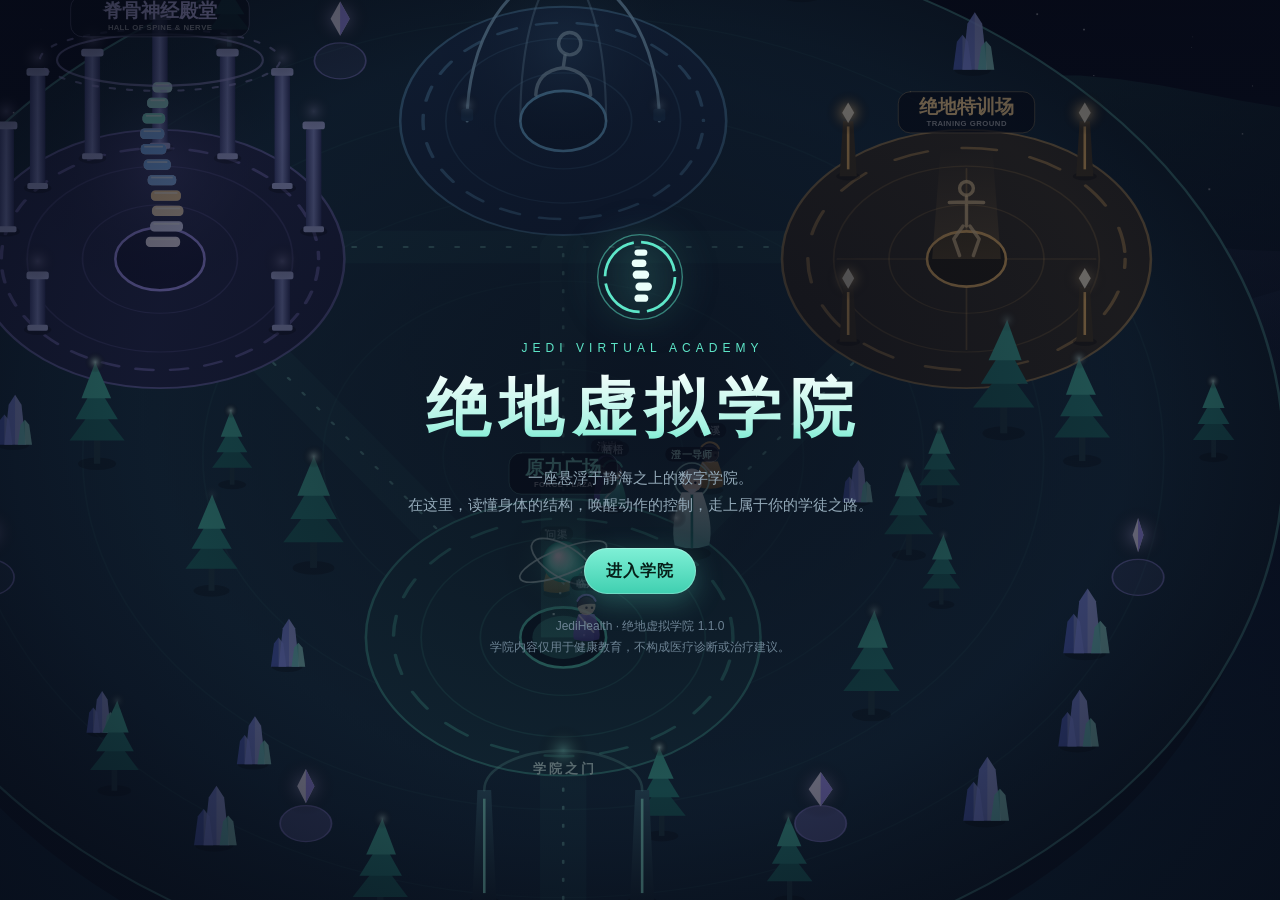
<file: index.html>
<!DOCTYPE html>
<html lang="zh-CN">
<head>
<meta charset="utf-8">
<meta name="viewport" content="width=device-width,initial-scale=1,maximum-scale=1,user-scalable=no,viewport-fit=cover">
<meta name="apple-mobile-web-app-capable" content="yes">
<meta name="apple-mobile-web-app-status-bar-style" content="black-translucent">
<meta name="format-detection" content="telephone=no">
<meta name="theme-color" content="#070b18">
<title>绝地虚拟学院｜Jedi Virtual Academy</title>
<meta name="description" content="一座悬浮于静海之上的数字学院。以学徒身份探索原力广场、脊骨神经殿堂与绝地特训场。">
<meta property="og:title" content="绝地虚拟学院｜Jedi Virtual Academy">
<meta property="og:description" content="以学徒身份走进数字学院：认识脊柱，体验动作控制，向澄一导师请教。">
<meta property="og:type" content="website">
<link rel="icon" href="data:image/svg+xml,%3Csvg xmlns='http://www.w3.org/2000/svg' viewBox='0 0 100 100'%3E%3Ccircle cx='50' cy='50' r='46' fill='%23070b18'/%3E%3Ccircle cx='50' cy='50' r='38' fill='none' stroke='%235ee6c8' stroke-width='5'/%3E%3Cg fill='%23eafffa'%3E%3Crect x='42' y='24' width='16' height='9' rx='4'/%3E%3Crect x='40' y='38' width='19' height='10' rx='5'/%3E%3Crect x='42' y='53' width='20' height='10' rx='5'/%3E%3Crect x='43' y='68' width='16' height='9' rx='4'/%3E%3C/g%3E%3C/svg%3E">
<script>
/* 兜底：脚本在当前浏览器里出错时，给出可操作的提示（先于其他脚本注册） */
(function(){var shown=false,wx=/MicroMessenger/i.test(navigator.userAgent);
function show(msg){if(shown)return;shown=true;var d=document.createElement('div');d.id='oops';
d.innerHTML='<div><h3>学院之门暂时没有打开</h3>页面在当前浏览器中运行出错。<br>'+(wx?'请点右上角 <b>···</b>，选择「在 Safari / 浏览器中打开」。':'请刷新页面，或换用 Safari / Chrome 打开。')+'<small></small><p><button onclick="location.reload()" style="margin-top:14px;padding:10px 22px;border-radius:99px;border:1px solid #5ee6c8;background:none;color:#e9f2f5;font-size:15px">刷新重试</button></p></div>';
d.querySelector('small').textContent=msg;(document.body||document.documentElement).appendChild(d)}
window.addEventListener('error',function(e){if(e&&e.message&&!/Script error/i.test(e.message))show(e.message+' @'+(e.lineno||0))});
window.addEventListener('load',function(){if(typeof VERSION==='undefined'||typeof interact!=='function')show('脚本未能加载')});})();
</script>
<link rel="stylesheet" href="assets/style.css?v=1.1.0">
<link rel="stylesheet" href="assets/rehab/rehab.css?v=1.1.0">
</head>
<body>
<canvas id="world"></canvas>

<!-- 标题页 -->
<section id="title" class="screen">
  <svg class="emblem" viewBox="0 0 100 100" aria-hidden="true">
    <circle cx="50" cy="50" r="46" fill="none" stroke="#5ee6c8" stroke-width="1.5" opacity=".5"/>
    <circle cx="50" cy="50" r="38" fill="none" stroke="#5ee6c8" stroke-width="3" stroke-dasharray="52 8"/>
    <g fill="#eafffa"><rect x="44" y="20" width="14" height="7" rx="3.5"/><rect x="41" y="31" width="16" height="8" rx="4"/><rect x="42" y="43" width="18" height="9" rx="4.5"/><rect x="45" y="56" width="18" height="9" rx="4.5"/><rect x="44" y="69" width="15" height="8" rx="4"/></g>
  </svg>
  <div class="kicker">Jedi Virtual Academy</div>
  <h1 class="word">绝地虚拟学院</h1>
  <p class="tag">一座悬浮于静海之上的数字学院。<br>在这里，读懂身体的结构，唤醒动作的控制，走上属于你的学徒之路。</p>
  <button class="btn" id="go">进入学院</button>
  <button class="btn ghost sm" id="cont" style="margin-top:12px" hidden>继续上次的修习</button>
  <p class="fine">JediHealth · 第一阶段交互原型 1.0<br>学院内容仅用于健康教育，不构成医疗诊断或治疗建议。</p>
</section>

<!-- 选择学徒 -->
<section id="choose" class="screen" hidden>
  <h2>选择你的学徒之路</h2>
  <p class="sub">三条道路通向同一座学院，只是起点的目光不同。</p>
  <div class="paths" id="paths"></div>
  <div class="namebox"><small>学徒法号</small><b id="nm"></b><button class="btn ghost sm" id="reroll">换一个</button></div>
  <button class="btn" id="enter">踏入学院</button>
</section>

<!-- HUD -->
<div id="hud" hidden>
  <div id="me"><div class="dot" id="meDot"></div><div><div class="nm" id="meNm"></div><div class="rk" id="meRk"></div><div class="bar"><i id="meBar"></i></div></div></div>
  <div id="tools"><button class="ico" id="bMentor" aria-label="请教导师">师</button><button class="ico" id="bMap" aria-label="学院地图">图</button></div>
  <div id="guide"></div>
  <div id="hint">点击地面行走 · 电脑可用 WASD / 方向键</div>
  <button class="btn" id="act" hidden></button>
  <div id="toast"></div>
</div>

<div id="dlg" hidden><div class="box"><div class="sage">澄</div><div style="flex:1"><div class="who">澄一导师</div><div class="txt" id="dtxt"></div><div class="more">轻触继续 ▸</div></div></div></div>

<div id="panel" hidden><div class="sheet"><header><div><div class="zh" id="pzh"></div><div class="en" id="pen"></div></div><button class="x" id="px" aria-label="关闭">×</button></header><div id="pbody"></div></div></div>
<noscript><div style="position:fixed;top:0;left:0;right:0;bottom:0;display:flex;align-items:center;justify-content:center;padding:30px;background:#070b18;color:#e9f2f5;text-align:center;line-height:1.9;z-index:100">当前打开方式不支持运行学院。<br>请在 Safari 或 Chrome 中通过网址访问。</div></noscript>
<script src="assets/data.js?v=1.1.0"></script>
<script src="assets/rehab/library.js?v=1.1.0"></script>
<script src="assets/rehab/dosage.js?v=1.1.0"></script>
<script src="assets/rehab/motions.js?v=1.1.0"></script>
<script src="assets/rehab/rig.js?v=1.1.0"></script>
<script src="assets/rehab/player.js?v=1.1.0"></script>
<script src="assets/app.js?v=1.1.0"></script>
<script src="assets/rehab/hall.js?v=1.1.0"></script>
</body>
</html>
</file>
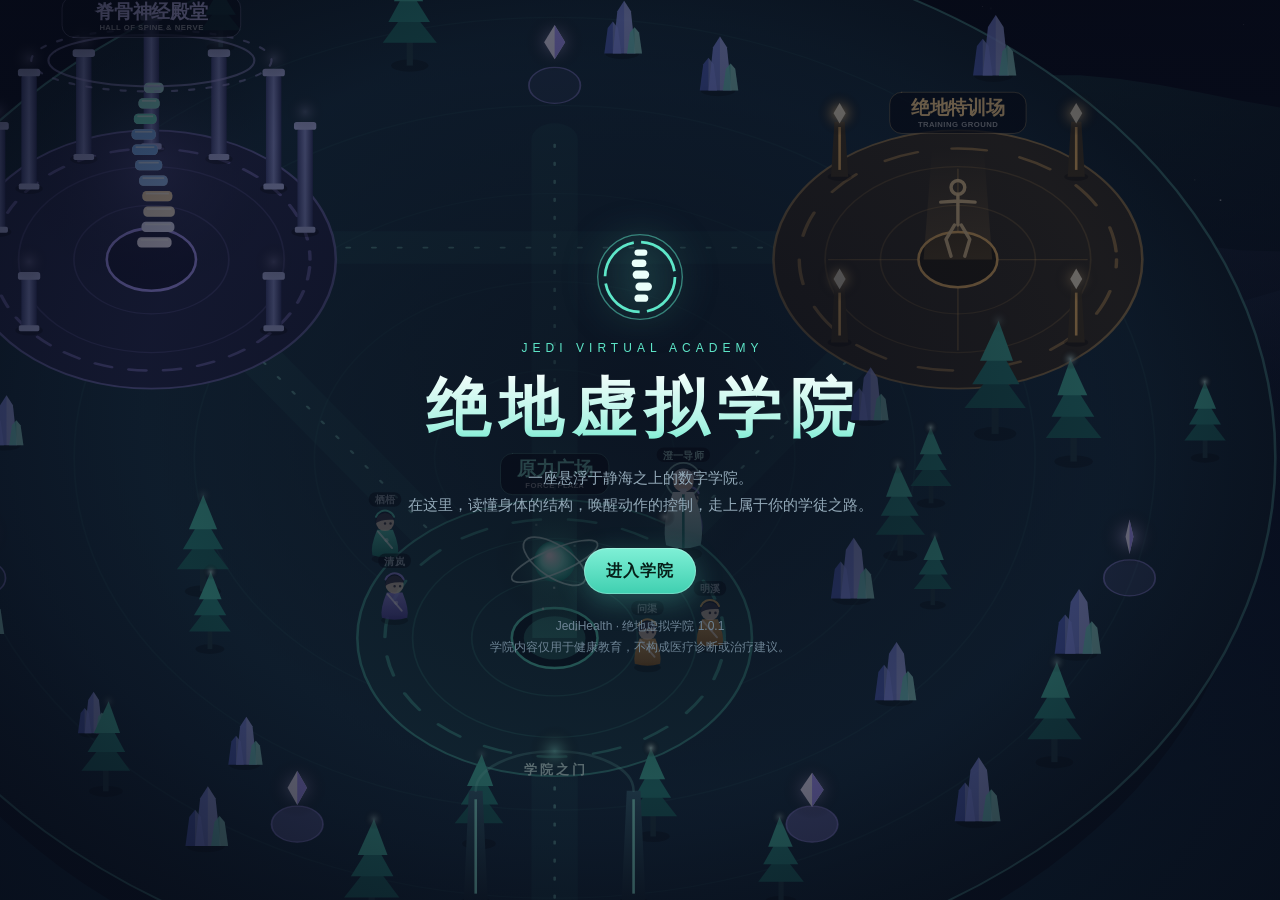
<file: archive/v1.0.1/index.html>
<!DOCTYPE html>
<html lang="zh-CN">
<head>
<meta charset="utf-8">
<meta name="viewport" content="width=device-width,initial-scale=1,maximum-scale=1,user-scalable=no,viewport-fit=cover">
<meta name="apple-mobile-web-app-capable" content="yes">
<meta name="apple-mobile-web-app-status-bar-style" content="black-translucent">
<meta name="format-detection" content="telephone=no">
<meta name="theme-color" content="#070b18">
<title>绝地虚拟学院｜Jedi Virtual Academy</title>
<meta name="description" content="一座悬浮于静海之上的数字学院。以学徒身份探索原力广场、脊骨神经殿堂与绝地特训场。">
<meta property="og:title" content="绝地虚拟学院｜Jedi Virtual Academy">
<meta property="og:description" content="以学徒身份走进数字学院：认识脊柱，体验动作控制，向澄一导师请教。">
<meta property="og:type" content="website">
<link rel="icon" href="data:image/svg+xml,%3Csvg xmlns='http://www.w3.org/2000/svg' viewBox='0 0 100 100'%3E%3Ccircle cx='50' cy='50' r='46' fill='%23070b18'/%3E%3Ccircle cx='50' cy='50' r='38' fill='none' stroke='%235ee6c8' stroke-width='5'/%3E%3Cg fill='%23eafffa'%3E%3Crect x='42' y='24' width='16' height='9' rx='4'/%3E%3Crect x='40' y='38' width='19' height='10' rx='5'/%3E%3Crect x='42' y='53' width='20' height='10' rx='5'/%3E%3Crect x='43' y='68' width='16' height='9' rx='4'/%3E%3C/g%3E%3C/svg%3E">
<script>
/* 兜底：脚本在当前浏览器里出错时，给出可操作的提示（先于其他脚本注册） */
(function(){var shown=false,wx=/MicroMessenger/i.test(navigator.userAgent);
function show(msg){if(shown)return;shown=true;var d=document.createElement('div');d.id='oops';
d.innerHTML='<div><h3>学院之门暂时没有打开</h3>页面在当前浏览器中运行出错。<br>'+(wx?'请点右上角 <b>···</b>，选择「在 Safari / 浏览器中打开」。':'请刷新页面，或换用 Safari / Chrome 打开。')+'<small></small><p><button onclick="location.reload()" style="margin-top:14px;padding:10px 22px;border-radius:99px;border:1px solid #5ee6c8;background:none;color:#e9f2f5;font-size:15px">刷新重试</button></p></div>';
d.querySelector('small').textContent=msg;(document.body||document.documentElement).appendChild(d)}
window.addEventListener('error',function(e){if(e&&e.message&&!/Script error/i.test(e.message))show(e.message+' @'+(e.lineno||0))});
window.addEventListener('load',function(){if(typeof VERSION==='undefined'||typeof interact!=='function')show('脚本未能加载')});})();
</script>
<style>
:root{
  --bg:#070b18;--ink:#e9f2f5;--dim:#93a9b8;--jade:#5ee6c8;--amber:#ffc46b;--violet:#a99bff;--rose:#ff9db0;
  --panel:rgba(11,20,36,.92);--line:rgba(120,225,210,.24);--soft:rgba(255,255,255,.06);
  --serif:"Songti SC","STSong","Noto Serif SC","Source Han Serif SC","SimSun",serif;
  --sans:-apple-system,BlinkMacSystemFont,"PingFang SC","Hiragino Sans GB","Microsoft YaHei","Noto Sans SC",sans-serif;
  --st:env(safe-area-inset-top,0px);--sb:env(safe-area-inset-bottom,0px);--sl:env(safe-area-inset-left,0px);--sr:env(safe-area-inset-right,0px);
}
*{box-sizing:border-box;-webkit-tap-highlight-color:transparent}
html{touch-action:manipulation}
html,body{margin:0;height:100%;background:var(--bg);color:var(--ink);font-family:var(--sans);overflow:hidden;overscroll-behavior:none;-webkit-user-select:none;user-select:none;-webkit-text-size-adjust:100%}
body{position:fixed;top:0;right:0;bottom:0;left:0}
button{font:inherit;color:inherit;cursor:pointer;border:0;background:none;padding:0}
[hidden]{display:none!important}
#world{position:absolute;top:0;right:0;bottom:0;left:0;width:100%;height:100%;display:block;touch-action:none}

/* ---------- 通用按钮 ---------- */
.btn{display:inline-flex;align-items:center;justify-content:center;gap:8px;min-height:46px;padding:0 22px;border-radius:999px;font-weight:600;font-size:16px;letter-spacing:.06em;
  background:linear-gradient(180deg,#7ff0d6,#3fcfb0);color:#062019;box-shadow:0 0 0 1px rgba(255,255,255,.25) inset,0 8px 28px rgba(94,230,200,.28);transition:transform .12s,filter .12s}
.btn:active{transform:scale(.96);filter:brightness(1.1)}
.btn.ghost{background:var(--soft);color:var(--ink);box-shadow:0 0 0 1px var(--line) inset}
.btn.amber{background:linear-gradient(180deg,#ffd691,#f2a93f);color:#2a1a02;box-shadow:0 0 0 1px rgba(255,255,255,.3) inset,0 8px 28px rgba(255,196,107,.25)}
.btn[disabled]{opacity:.4;pointer-events:none}
.btn.sm{min-height:38px;padding:0 16px;font-size:14px}

/* ---------- 标题页 / 选择学徒 ---------- */
.screen{position:absolute;top:0;right:0;bottom:0;left:0;display:flex;flex-direction:column;align-items:center;justify-content:flex-start;text-align:center;
  padding:calc(24px + var(--st)) 22px calc(24px + var(--sb));background:radial-gradient(ellipse at 50% 45%,rgba(7,11,24,.82),rgba(7,11,24,.6) 55%,rgba(7,11,24,.88));overflow:auto;-webkit-overflow-scrolling:touch}
.emblem{width:92px;height:92px;margin-bottom:18px;filter:drop-shadow(0 0 18px rgba(94,230,200,.55));animation:float 5s ease-in-out infinite}
@keyframes float{50%{transform:translateY(-8px)}}
.kicker{font-size:12px;letter-spacing:.42em;color:var(--jade);text-transform:uppercase;margin-bottom:10px;padding-left:.42em}
h1.word{font-family:var(--serif);font-weight:700;font-size:clamp(36px,9vw,64px);letter-spacing:.14em;margin:0 0 12px;padding-left:.14em;
  background:linear-gradient(180deg,#fff,#a9f3e3 70%,#5ee6c8);-webkit-background-clip:text;background-clip:text;color:transparent}
.tag{max-width:34em;text-wrap:balance;color:var(--dim);line-height:1.8;font-size:15px;margin:0 0 30px}
.fine{margin-top:22px;font-size:12px;color:#6d8394;line-height:1.7;max-width:34em}
.screen::before,.screen::after{content:"";flex:1 0 0px}
@media(max-width:560px){.paths{flex-direction:column;gap:9px}.path{max-width:none;flex:none;display:grid;grid-template-columns:64px 1fr;align-items:center;column-gap:12px;text-align:left;padding:8px 14px}.path canvas{width:60px;height:68px;grid-row:1/3;margin:0}.path b{align-self:end}.path span{align-self:start;margin:0}.path span br,.path span em{display:none}.path.on{transform:none}}
#choose h2{font-family:var(--serif);font-size:26px;letter-spacing:.12em;margin:0 0 6px}
#choose .sub{color:var(--dim);font-size:14px;margin:0 0 20px}
.paths{display:flex;gap:12px;flex-wrap:wrap;justify-content:center;margin-bottom:18px;width:100%;max-width:640px}
.path{flex:1 1 150px;max-width:200px;padding:16px 12px 14px;border-radius:18px;background:var(--panel);box-shadow:0 0 0 1px var(--line) inset;transition:transform .15s,box-shadow .15s;text-align:center}
.path canvas{width:84px;height:96px;display:block;margin:0 auto 4px}
.path b{display:block;font-family:var(--serif);font-size:20px;letter-spacing:.2em;padding-left:.2em}
.path span{display:block;font-size:12.5px;color:var(--dim);line-height:1.6;margin-top:4px}
.path em{font-style:normal;letter-spacing:.1em}
.path.on{transform:translateY(-4px);box-shadow:0 0 0 2px var(--c) inset,0 12px 40px -10px var(--c)}
.namebox{display:flex;align-items:center;gap:10px;margin-bottom:22px;padding:8px 8px 8px 20px;border-radius:999px;background:var(--panel);box-shadow:0 0 0 1px var(--line) inset}
.namebox small{color:var(--dim);font-size:13px}
.namebox b{font-family:var(--serif);font-size:22px;letter-spacing:.2em;min-width:3.4em}

/* ---------- HUD ---------- */
#hud{position:absolute;top:0;right:0;bottom:0;left:0;pointer-events:none}
#hud>*{pointer-events:auto}
#me{position:absolute;left:calc(12px + var(--sl));top:calc(12px + var(--st));display:flex;align-items:center;gap:10px;padding:8px 14px 8px 8px;border-radius:999px;background:var(--panel);box-shadow:0 0 0 1px var(--line) inset;max-width:62vw}
#me .dot{width:38px;height:38px;border-radius:50%;display:grid;place-items:center;font-family:var(--serif);font-weight:700;font-size:18px;color:#06131a;flex:none}
#me .nm{font-weight:600;font-size:14px;white-space:nowrap}
#me .rk{font-size:11.5px;color:var(--dim);white-space:nowrap}
#me .bar{height:4px;width:112px;max-width:30vw;border-radius:4px;background:rgba(255,255,255,.12);margin-top:5px;overflow:hidden}
#me .bar i{display:block;height:100%;width:0;background:linear-gradient(90deg,var(--jade),#c5fff1);border-radius:4px;transition:width .6s}
#tools{position:absolute;right:calc(12px + var(--sr));top:calc(12px + var(--st));display:flex;gap:8px}
.ico{width:46px;height:46px;border-radius:50%;background:var(--panel);box-shadow:0 0 0 1px var(--line) inset;display:grid;place-items:center;font-family:var(--serif);font-size:18px}
.ico:active{transform:scale(.94)}
#guide{position:absolute;left:50%;transform:translateX(-50%);top:calc(70px + var(--st));max-width:calc(100vw - 24px);padding:7px 16px;border-radius:999px;font-size:13px;color:#cfe9e3;background:rgba(11,20,36,.72);box-shadow:0 0 0 1px var(--line) inset;white-space:nowrap;overflow:hidden;text-overflow:ellipsis}
#guide b{color:var(--jade);font-weight:600}
#act{position:absolute;left:50%;bottom:calc(26px + var(--sb));transform:translateX(-50%);white-space:nowrap;animation:pop .25s}
@keyframes pop{from{transform:translateX(-50%) scale(.8);opacity:0}}
#hint{position:absolute;left:50%;bottom:calc(90px + var(--sb));transform:translateX(-50%);font-size:12.5px;color:var(--dim);background:rgba(11,20,36,.6);padding:6px 14px;border-radius:999px;white-space:nowrap;transition:opacity .6s}
body.talk #hint,body.talk #guide{visibility:hidden}
#toast{position:absolute;left:50%;top:calc(112px + var(--st));transform:translateX(-50%);display:flex;flex-direction:column;gap:6px;align-items:center;pointer-events:none}
#toast div{padding:8px 18px;border-radius:999px;background:rgba(20,44,48,.94);box-shadow:0 0 0 1px rgba(94,230,200,.5) inset;font-size:14px;color:#d9fff6;animation:toast 2.8s forwards;white-space:nowrap}
#toast div b{color:var(--amber)}
@keyframes toast{0%{opacity:0;transform:translateY(8px)}10%,80%{opacity:1;transform:none}100%{opacity:0;transform:translateY(-10px)}}

/* ---------- 导师对话 ---------- */
#dlg{position:absolute;left:0;right:0;bottom:0;padding:0 12px calc(14px + var(--sb));display:flex;justify-content:center;background:linear-gradient(180deg,transparent,rgba(7,11,24,.7));cursor:pointer}
#dlg .box{width:100%;max-width:680px;display:flex;gap:14px;align-items:flex-start;padding:16px 18px;border-radius:20px;background:var(--panel);box-shadow:0 0 0 1px var(--line) inset,0 20px 60px rgba(0,0,0,.5);animation:rise .3s}
@keyframes rise{from{transform:translateY(20px);opacity:0}}
.sage{flex:none;width:52px;height:52px;border-radius:50%;background:radial-gradient(circle at 50% 35%,#fff,#bff6ea 30%,#2c6d73 75%);box-shadow:0 0 0 2px rgba(94,230,200,.6),0 0 22px rgba(94,230,200,.5);display:grid;place-items:center;font-family:var(--serif);font-weight:700;color:#0a2a2c;font-size:20px}
#dlg .who{font-size:12px;letter-spacing:.2em;color:var(--jade);margin-bottom:4px}
#dlg .txt{font-size:16px;line-height:1.75;text-align:left}
#dlg .more{font-size:12px;color:var(--dim);margin-top:6px;text-align:right}

/* ---------- 面板 ---------- */
#panel{position:absolute;top:0;right:0;bottom:0;left:0;background:rgba(4,8,18,.66);display:flex;align-items:flex-end;justify-content:center;-webkit-backdrop-filter:blur(3px);backdrop-filter:blur(3px)}
#panel .sheet{position:relative;width:100%;max-width:760px;max-height:calc(100% - 28px - var(--st));display:flex;flex-direction:column;border-radius:24px 24px 0 0;background:linear-gradient(180deg,#0f1c33,#0a1426);box-shadow:0 0 0 1px var(--line) inset,0 -20px 80px rgba(0,0,0,.6);animation:rise .3s}
@media(min-width:780px){#panel{align-items:center}#panel .sheet{border-radius:24px;max-height:min(86vh,760px)}}
#panel header{display:flex;align-items:center;gap:12px;padding:18px 20px 12px;flex:none}
#panel header .zh{font-family:var(--serif);font-size:22px;font-weight:700;letter-spacing:.12em}
#panel header .en{font-size:10.5px;letter-spacing:.3em;color:var(--dim);text-transform:uppercase;margin-top:2px}
#panel header .x{margin-left:auto;width:40px;height:40px;border-radius:50%;background:var(--soft);font-size:20px;line-height:1;flex:none}
#pbody{padding:4px 20px calc(22px + var(--sb));overflow:auto;-webkit-overflow-scrolling:touch;font-size:15px;line-height:1.75}
#pbody p{margin:0 0 12px}
.lead{color:#cfe1e8}
.note{font-size:12.5px;color:var(--dim);line-height:1.7;border-left:2px solid var(--line);padding-left:10px;margin:14px 0 0}
.cards{display:grid;grid-template-columns:repeat(auto-fit,minmax(170px,1fr));gap:10px;margin:14px 0}
.card{padding:14px;border-radius:16px;background:var(--soft);box-shadow:0 0 0 1px rgba(255,255,255,.07) inset;text-align:left}
.card h4{margin:0 0 4px;font-family:var(--serif);font-size:18px;letter-spacing:.1em;color:var(--c,var(--jade))}
.card p{margin:0;font-size:13.5px;color:#c3d3db;line-height:1.65}
button.card{display:block;width:100%;transition:transform .12s}
button.card:active{transform:scale(.98)}
.row{display:flex;gap:10px;flex-wrap:wrap;align-items:center;margin-top:16px}
.tagok{font-size:12px;color:var(--jade);border:1px solid rgba(94,230,200,.4);padding:1px 8px;border-radius:99px;margin-left:6px;white-space:nowrap;font-family:var(--sans);letter-spacing:0}

/* 脊柱探索 */
.spinewrap{display:grid;grid-template-columns:150px 1fr;gap:14px;align-items:start}
@media(max-width:480px){.spinewrap{grid-template-columns:118px 1fr;gap:10px}}
#spine{width:100%;height:auto;display:block;background:radial-gradient(ellipse at 50% 40%,rgba(169,155,255,.12),transparent 70%);border-radius:14px}
#spine g{cursor:pointer;transition:opacity .2s}
#spine g.dimmed{opacity:.35}
.regs{display:flex;flex-wrap:wrap;gap:6px;margin-bottom:10px}
.regs button{padding:6px 12px;border-radius:99px;font-size:13.5px;background:var(--soft);box-shadow:0 0 0 1px rgba(255,255,255,.1) inset}
.regs button.on{background:var(--c);color:#08131c;font-weight:600}
.regs button.seen:not(.on){box-shadow:0 0 0 1px var(--c) inset}
#rinfo h4{margin:0 0 6px;font-family:var(--serif);font-size:19px;letter-spacing:.08em}
#rinfo ul{margin:0;padding-left:1.15em;font-size:14px;color:#cfdde4}
#rinfo li{margin-bottom:5px}

/* 问答 */
.qhead{display:flex;justify-content:space-between;font-size:12.5px;color:var(--dim);margin-bottom:8px}
.pips{display:flex;gap:5px}.pips i{width:22px;height:4px;border-radius:4px;background:rgba(255,255,255,.14)}.pips i.ok{background:var(--jade)}.pips i.no{background:var(--rose)}.pips i.cur{background:#fff}
.q{font-size:18px;font-weight:600;line-height:1.55;margin:0 0 14px}
.opts{display:grid;gap:9px}
.opts.two{grid-template-columns:1fr 1fr}
.opt{padding:13px 16px;border-radius:14px;background:var(--soft);box-shadow:0 0 0 1px rgba(255,255,255,.1) inset;text-align:left;font-size:15.5px;line-height:1.5;transition:transform .1s}
.opts.two .opt{text-align:center;font-weight:600;font-size:17px;padding:16px 8px}
.opt:active{transform:scale(.98)}
.opt.ok{background:rgba(94,230,200,.18);box-shadow:0 0 0 2px var(--jade) inset}
.opt.no{background:rgba(255,157,176,.14);box-shadow:0 0 0 2px var(--rose) inset}
.opts.locked .opt{pointer-events:none}
.exp{margin-top:12px;padding:12px 14px;border-radius:14px;background:rgba(94,230,200,.08);font-size:14px;line-height:1.7;animation:rise .25s}
.exp b{color:var(--jade)}.exp.bad b{color:var(--rose)}
.jwrap{display:grid;grid-template-columns:120px 1fr;gap:14px;align-items:center}
#fig{width:100%;height:auto}

/* 结果 */
.result{text-align:center;padding:8px 0 0}
.ring{width:128px;height:128px;margin:4px auto 12px;border-radius:50%;display:grid;place-items:center;background:conic-gradient(var(--c) calc(var(--p)*1%),rgba(255,255,255,.1) 0);position:relative}
.ring::before{content:"";position:absolute;top:9px;right:9px;bottom:9px;left:9px;border-radius:50%;background:#0c172b}
.ring b{position:relative;font-family:var(--serif);font-size:34px}
.result h3{font-family:var(--serif);font-size:24px;letter-spacing:.1em;margin:0 0 6px}
.gain{display:inline-block;margin:6px 0 12px;padding:5px 16px;border-radius:99px;background:rgba(255,196,107,.14);color:var(--amber);font-weight:600;font-size:14px}
.tip{text-align:left;padding:13px 15px;border-radius:14px;background:var(--soft);font-size:14px;line-height:1.75;color:#d2e1e8}
.tip b{color:var(--jade)}
.result .row{justify-content:center}

/* 呼吸 & 平衡 */
.stage{display:grid;place-items:center;margin:8px 0}
#breath{width:220px;height:220px;border-radius:50%;display:grid;place-items:center;position:relative;touch-action:none;cursor:pointer;background:radial-gradient(circle,rgba(94,230,200,.08),transparent 70%);box-shadow:0 0 0 1px var(--line) inset}
#breath i{position:absolute;width:70px;height:70px;border-radius:50%;background:radial-gradient(circle at 40% 35%,#eafffa,#5ee6c8 55%,#1d8f7c);box-shadow:0 0 40px rgba(94,230,200,.6);transform:scale(var(--s,1));transition:transform .12s linear}
#breath span{position:relative;font-family:var(--serif);font-size:18px;letter-spacing:.2em;color:#06221c;font-weight:700;pointer-events:none}
#bal{width:min(280px,72vw);height:min(280px,72vw);touch-action:none;border-radius:50%;cursor:crosshair}
.meter{display:flex;justify-content:space-between;font-size:13px;color:var(--dim);max-width:300px;margin:0 auto}
.meter b{color:var(--ink);font-variant-numeric:tabular-nums}

/* 导师问答 */
.chips{display:flex;flex-wrap:wrap;gap:7px;margin:10px 0 12px}
.chips button{padding:7px 13px;border-radius:99px;background:var(--soft);box-shadow:0 0 0 1px rgba(255,255,255,.1) inset;font-size:13.5px;text-align:left}
.chips button:active{background:rgba(94,230,200,.2)}
#ans{display:flex;gap:12px;padding:14px;border-radius:16px;background:rgba(94,230,200,.07);box-shadow:0 0 0 1px var(--line) inset;min-height:84px;text-align:left}
#ans .sage{width:40px;height:40px;font-size:16px}
#ans .a{font-size:14.5px;line-height:1.75;-webkit-user-select:text;user-select:text}
#ans .qq{font-size:12.5px;color:var(--jade);margin-bottom:3px}
.ask{display:flex;gap:8px;margin-top:12px}
.ask input{flex:1;min-width:0;height:46px;border-radius:99px;border:0;outline:0;padding:0 18px;font-size:16px;font-family:inherit;color:var(--ink);background:rgba(255,255,255,.08);box-shadow:0 0 0 1px rgba(255,255,255,.14) inset;-webkit-user-select:text;user-select:text}
.ask input:focus{box-shadow:0 0 0 2px var(--jade) inset}

/* 地图 */
.zone{display:flex;align-items:center;gap:12px;padding:12px 14px;border-radius:16px;background:var(--soft);margin-bottom:9px;text-align:left}
.zone .g{width:42px;height:42px;border-radius:12px;display:grid;place-items:center;font-family:var(--serif);font-size:20px;font-weight:700;color:#07131c;background:var(--c);flex:none}
.zone .t{flex:1;min-width:0}.zone .t b{display:block;font-size:15.5px}.zone .t span{font-size:12.5px;color:var(--dim)}

/* 晋阶 */
#rank{position:absolute;top:0;right:0;bottom:0;left:0;display:grid;place-items:center;pointer-events:none;background:radial-gradient(circle,rgba(94,230,200,.22),transparent 60%);animation:rk 3s forwards}
#rank div{text-align:center}
#rank small{display:block;letter-spacing:.5em;color:var(--jade);font-size:13px;padding-left:.5em}
#rank b{display:block;font-family:var(--serif);font-size:clamp(40px,11vw,72px);letter-spacing:.2em;padding-left:.2em;text-shadow:0 0 40px rgba(94,230,200,.8)}
@keyframes rk{0%{opacity:0;transform:scale(.8)}15%,75%{opacity:1;transform:none}100%{opacity:0;transform:scale(1.1)}}
@media(prefers-reduced-motion:reduce){*{animation-duration:.01s!important}}

/* ---------- 1.0.1：微信 / 兼容提示 ---------- */
#wx{margin-top:16px;max-width:30em;padding:10px 16px;border-radius:14px;font-size:12.5px;line-height:1.7;color:#cfe9e3;background:rgba(20,44,48,.8);box-shadow:0 0 0 1px rgba(94,230,200,.35) inset;text-align:left}
#wx b{color:var(--jade)}
#oops{position:absolute;top:0;right:0;bottom:0;left:0;z-index:99;display:flex;align-items:center;justify-content:center;padding:28px;background:rgba(5,9,20,.94);text-align:center}
#oops div{max-width:26em;font-size:15px;line-height:1.9}
#oops h3{font-family:var(--serif);font-size:22px;letter-spacing:.1em;margin:0 0 10px;color:var(--jade)}
#oops small{display:block;margin-top:14px;color:var(--dim);font-size:11.5px;word-break:break-all;-webkit-user-select:text;user-select:text}

</style>
</head>
<body>
<canvas id="world"></canvas>

<!-- 标题页 -->
<section id="title" class="screen">
  <svg class="emblem" viewBox="0 0 100 100" aria-hidden="true">
    <circle cx="50" cy="50" r="46" fill="none" stroke="#5ee6c8" stroke-width="1.5" opacity=".5"/>
    <circle cx="50" cy="50" r="38" fill="none" stroke="#5ee6c8" stroke-width="3" stroke-dasharray="52 8"/>
    <g fill="#eafffa"><rect x="44" y="20" width="14" height="7" rx="3.5"/><rect x="41" y="31" width="16" height="8" rx="4"/><rect x="42" y="43" width="18" height="9" rx="4.5"/><rect x="45" y="56" width="18" height="9" rx="4.5"/><rect x="44" y="69" width="15" height="8" rx="4"/></g>
  </svg>
  <div class="kicker">Jedi Virtual Academy</div>
  <h1 class="word">绝地虚拟学院</h1>
  <p class="tag">一座悬浮于静海之上的数字学院。<br>在这里，读懂身体的结构，唤醒动作的控制，走上属于你的学徒之路。</p>
  <button class="btn" id="go">进入学院</button>
  <button class="btn ghost sm" id="cont" style="margin-top:12px" hidden>继续上次的修习</button>
  <p class="fine">JediHealth · 第一阶段交互原型 1.0<br>学院内容仅用于健康教育，不构成医疗诊断或治疗建议。</p>
</section>

<!-- 选择学徒 -->
<section id="choose" class="screen" hidden>
  <h2>选择你的学徒之路</h2>
  <p class="sub">三条道路通向同一座学院，只是起点的目光不同。</p>
  <div class="paths" id="paths"></div>
  <div class="namebox"><small>学徒法号</small><b id="nm"></b><button class="btn ghost sm" id="reroll">换一个</button></div>
  <button class="btn" id="enter">踏入学院</button>
</section>

<!-- HUD -->
<div id="hud" hidden>
  <div id="me"><div class="dot" id="meDot"></div><div><div class="nm" id="meNm"></div><div class="rk" id="meRk"></div><div class="bar"><i id="meBar"></i></div></div></div>
  <div id="tools"><button class="ico" id="bMentor" aria-label="请教导师">师</button><button class="ico" id="bMap" aria-label="学院地图">图</button></div>
  <div id="guide"></div>
  <div id="hint">点击地面行走 · 电脑可用 WASD / 方向键</div>
  <button class="btn" id="act" hidden></button>
  <div id="toast"></div>
</div>

<div id="dlg" hidden><div class="box"><div class="sage">澄</div><div style="flex:1"><div class="who">澄一导师</div><div class="txt" id="dtxt"></div><div class="more">轻触继续 ▸</div></div></div></div>

<div id="panel" hidden><div class="sheet"><header><div><div class="zh" id="pzh"></div><div class="en" id="pen"></div></div><button class="x" id="px" aria-label="关闭">×</button></header><div id="pbody"></div></div></div>
<noscript><div style="position:fixed;top:0;left:0;right:0;bottom:0;display:flex;align-items:center;justify-content:center;padding:30px;background:#070b18;color:#e9f2f5;text-align:center;line-height:1.9;z-index:100">当前打开方式不支持运行学院。<br>请在 Safari 或 Chrome 中通过网址访问。</div></noscript>
<script>
'use strict';
/* 绝地虚拟学院 — 内容数据。改题库、导师知识库、脊柱分段、晶石，只需改这个文件。 */
const VERSION='1.0.1';
/* ---------------------------- 数据 ---------------------------- */
const PATHS=[
 {k:'知',en:'Insight',c:'#a99bff',d:'#5a4fb3',desc:'从结构入手：骨骼、关节与神经如何构成身体。'},
 {k:'行',en:'Motion', c:'#ffc46b',d:'#b0752a',desc:'从动作入手：身体如何控制、协调与发力。'},
 {k:'衡',en:'Balance',c:'#5ee6c8',d:'#1f8c79',desc:'从整合入手：让结构与动作回到平衡。'}
];
const NAMES=['清岚','行川','定松','明溪','若谷','听雪','望岳','知微','云起','静澜','怀石','临风','守拙','见山','问渠','抱朴','观潮','栖梧','照野','归舟'];
const RANKS=[{n:'见习学徒',xp:0},{n:'初阶学徒',xp:60},{n:'进阶学徒',xp:140},{n:'学院行者',xp:230}];
const K=.7;                                   // 俯视压缩比（伪 3/4 视角）
const ISLE={x:900,y:950,rx:840,ry:880};
const ZONES={
 plaza:{x:900,y:1250,r:230,zh:'原力广场',en:'FORCE PLAZA',c:'#5ee6c8'},
 hall :{x:430,y:620, r:215,zh:'脊骨神经殿堂',en:'HALL OF SPINE & NERVE',c:'#a99bff'},
 train:{x:1370,y:620,r:215,zh:'绝地特训场',en:'TRAINING GROUND',c:'#ffc46b'}
};
const HS=[
 {id:'core',  x:900, y:1250,r:125,h:218,label:'原力之井',act:'走近原力之井'},
 {id:'mentor',x:1050,y:1110,r:95, h:110,label:'澄一导师',act:'向导师请教'},
 {id:'spine', x:430, y:620, r:125,h:308,label:'脊柱光柱',act:'进入殿堂修习'},
 {id:'train', x:1370,y:620, r:125,h:198,label:'特训台',act:'开始特训'}
];
const SHARDS=[
 {x:900,y:330, t:'脊柱不是一根直柱。颈、胸、腰、骶四个生理弯曲像弹簧一样，帮助分散行走和跳跃时的负荷。'},
 {x:230,y:1150,t:'成人脊髓通常只延伸到第1–2腰椎附近，再往下是一束神经根，形似马尾，因此被称为“马尾神经”。'},
 {x:1570,y:1150,t:'本体感觉是身体的“第六感”：肌肉、肌腱和关节里的感受器不断告诉大脑，身体此刻在哪里、怎样在动。'},
 {x:600,y:1560,t:'椎间盘没有直接的血液供应，主要靠日常活动中压力的变化来交换养分——适度活动对脊柱是有益的。'},
 {x:1200,y:1560,t:'平衡依靠三套系统协作：视觉、前庭（内耳）和本体感觉。闭上眼单脚站立会难得多，正是这个原因。'}
];
SHARDS.forEach((s,i)=>HS.push({id:'shard'+i,x:s.x,y:s.y,r:70,h:80,label:'知识晶石',act:'拾取知识晶石',shard:i}));
const PATHLINES=[[[900,1760],[900,1480]],[[760,1080],[560,790]],[[1040,1080],[1240,790]],[[640,600],[1160,600]],[[900,1020],[900,420]]];

const REGIONS=[
 {id:'c',zh:'颈椎',code:'C1–C7',n:7,c:'#5ee6c8',pts:['共 7 块，是脊柱活动度最大的节段，支撑并转动头部。','第 1 颈椎叫寰椎，第 2 颈椎叫枢椎，头部的大部分旋转发生在两者之间。','从侧面看，颈段呈向前凸的生理弯曲（颈前凸）。']},
 {id:'t',zh:'胸椎',code:'T1–T12',n:12,c:'#7fb8ff',pts:['共 12 块，分别与 12 对肋骨相连，共同构成胸廓，保护心与肺。','从侧面看呈向后凸的生理弯曲（胸后凸）。','胸椎的旋转与伸展，对肩部动作和呼吸都很重要。']},
 {id:'l',zh:'腰椎',code:'L1–L5',n:5,c:'#ffc46b',pts:['共 5 块，椎体最粗大，承担的体重负荷最多。','从侧面看呈向前凸的生理弯曲（腰前凸）。','腰椎以屈伸为主，旋转幅度很小，更需要可控的稳定。']},
 {id:'s',zh:'骶骨',code:'S1–S5',n:1,c:'#a99bff',pts:['由 5 块骶椎在成年后融合为一块三角形的骨。','与两侧髂骨构成骶髂关节，把躯干的负荷传向骨盆和下肢。']},
 {id:'x',zh:'尾骨',code:'Co',n:1,c:'#ff9db0',pts:['通常由 3–5 块（多为 4 块）小椎骨融合而成。','是部分盆底肌肉与韧带的附着点。']}
];
const QUIZ=[
 {q:'成年人的颈椎一共有几块？',o:['5 块','7 块','12 块','8 块'],a:1,e:'颈椎 7 块（C1–C7）。容易混淆的是颈神经有 8 对，但椎骨只有 7 块。'},
 {q:'哪一段椎骨与肋骨相连，共同构成胸廓？',o:['颈椎','腰椎','胸椎','骶骨'],a:2,e:'12 块胸椎分别与 12 对肋骨相连，形成保护心肺的胸廓。'},
 {q:'脊柱中椎体最粗大、承重最多的是哪一段？',o:['颈椎','胸椎','腰椎','尾骨'],a:2,e:'越往下承受的体重越多，因此腰椎的椎体最粗大。'},
 {q:'人体共有多少对脊神经？',o:['12 对','24 对','31 对','33 对'],a:2,e:'31 对：颈 8、胸 12、腰 5、骶 5、尾 1。它们从椎骨之间的椎间孔穿出。'},
 {q:'椎间盘中央富含水分的胶状部分叫什么？',o:['纤维环','髓核','椎弓','棘突'],a:1,e:'椎间盘由外层的纤维环和中央的髓核组成，起到缓冲和分散压力的作用。'},
 {q:'从侧面看，健康的颈椎和腰椎呈什么方向的弯曲？',o:['都向前凸','都向后凸','颈向前、腰向后','完全笔直'],a:0,e:'颈椎、腰椎向前凸；胸椎、骶骨向后凸。四个弯曲共同构成侧面的“S”形。'},
 {q:'下面哪一项对脊骨神经医学（Chiropractic）的描述更准确？',o:['以外科手术为主要手段','只处理肌肉酸痛','关注神经肌肉骨骼系统（尤其脊柱）功能的健康专业，以手法等非药物、非手术方式为主','可以替代所有其他医疗'],a:2,e:'它是一门关注神经肌肉骨骼系统的健康专业；并不替代其他医疗，遇到危险信号时需要及时转诊。'}
];
const JOINTS=[
 {zh:'踝关节',a:0,p:[[76,270],[124,270]],e:'踝的背屈活动不足时，下蹲、行走、跑跳常常由膝或足去代偿。'},
 {zh:'膝关节',a:1,p:[[78,212],[122,212]],e:'膝以屈伸为主，夹在髋和踝之间，更需要良好的对线与稳定控制。'},
 {zh:'髋关节',a:0,p:[[84,154],[116,154]],e:'髋是球窝关节，可在多个平面活动；髋活动不足时，腰椎常被迫多动来代偿。'},
 {zh:'腰椎',a:1,p:[[100,128]],e:'腰椎旋转幅度很小，更需要在动作中保持可控的稳定，并在上下肢之间传递力量。'},
 {zh:'胸椎',a:0,p:[[100,90]],e:'胸椎的伸展与旋转，为肩部上举、转身和呼吸提供空间。'},
 {zh:'肩胛（肩胛胸壁）',a:1,p:[[72,68],[128,68]],e:'肩胛在胸廓上的稳定控制，是肩关节做大范围活动的“基座”。'}
];
const QA=[
 {q:'绝地虚拟学院是什么？',k:['学院','虚拟','这里','是什么地方','介绍'],a:'这是 JediHealth 的线上数字学院。你以学徒身份在学院中行走、探索、完成修习——把专业知识变成可以亲身经历的旅程，而不是一页页课件。'},
 {q:'学院里的“原力”指什么？',k:['原力','力量','能量'],a:'在学院里，“原力”不是超能力，而是身体自我调节与适应的潜能：结构决定功能，神经驱动动作，训练重塑能力。理解它、训练它，就是学徒的修行。'},
 {q:'什么是脊骨神经医学？',k:['脊骨神经','chiropractic','整脊','脊医','正骨'],a:'脊骨神经医学（Chiropractic）是一门关注神经肌肉骨骼系统——尤其是脊柱——功能的健康专业，以手法等非药物、非手术的方式为主。各国家和地区对它的教育标准与执业范围规定不同。'},
 {q:'JKS 绝地肌动系统是什么？',k:['jks','肌动','绝地肌动'],a:'JKS（绝地肌动系统）是 JediHealth 的专业教育体系，融合脊骨神经医学、功能解剖与运动康复。它的正式课程内容将由学院导师团队在后续阶段陆续开放——当前原型里是基础通识部分。'},
 {q:'脊柱一共有多少块椎骨？',k:['多少块','几块','椎骨','33','24','脊柱'],a:'通常说 33 块：颈椎 7、胸椎 12、腰椎 5，加上融合成骶骨的 5 块骶椎和融合成尾骨的约 4 块尾椎。其中可以独立活动的是前面的 24 块。'},
 {q:'脊柱为什么是弯的？',k:['弯','曲度','s形','生理弯曲','前凸','后凸'],a:'从侧面看，颈、腰向前凸，胸、骶向后凸。这些生理弯曲让脊柱像弹簧一样分散负荷，也让头部能稳稳地落在骨盆上方。弯曲是正常的结构，不是毛病。'},
 {q:'椎间盘是做什么的？',k:['椎间盘','髓核','纤维环','突出'],a:'椎间盘位于相邻椎体之间，由外层的纤维环和中央的髓核组成，负责缓冲压力、允许椎体之间的小幅活动。它主要靠活动时的压力变化来交换养分。'},
 {q:'脊神经有多少对？',k:['脊神经','神经','31'],a:'31 对：颈 8 对、胸 12 对、腰 5 对、骶 5 对、尾 1 对。它们从椎间孔穿出，把大脑和脊髓的指令送往全身，也把身体的感觉带回来。'},
 {q:'什么是运动控制？',k:['运动控制','动作控制','控制','协调'],a:'运动控制是神经系统组织肌肉与关节、完成有目的动作的过程。它依赖感觉输入（视觉、前庭、本体感觉）和不断的反馈修正。所以练动作，其实也是在练神经系统。'},
 {q:'灵活性和稳定性有什么区别？',k:['灵活','稳定','活动度','joint'],a:'灵活性是关节在需要的范围内自如活动的能力；稳定性是在活动中控制位置、抵抗多余晃动的能力。两者并不对立——好的动作，是在该动的地方动，在该稳的地方稳。'},
 {q:'什么是核心稳定？',k:['核心','腹','躯干'],a:'核心稳定指躯干在四肢运动时保持可控的能力，涉及膈肌、腹部深层肌群、背部肌群和盆底的协同，并不等于“练出腹肌”。平稳的呼吸是它的起点。'},
 {q:'我身体有疼痛，该怎么办？',k:['疼','痛','麻','受伤','不舒服','治疗','诊断'],a:'学院的内容只用于健康教育，不能代替面诊。若疼痛持续或加重、伴有麻木无力、外伤后出现疼痛，或大小便控制出现异常，请尽快到正规医疗机构就诊。'}
];
</script>
<script>
'use strict';
/* =====================================================================
   绝地虚拟学院 — 引擎与界面（无外部依赖）
   结构：assets/data.js 数据 → 状态 → 世界渲染 → 输入与移动 → 界面与各区域活动
   ===================================================================== */
const $=s=>document.querySelector(s);
const clamp=(v,a,b)=>Math.max(a,Math.min(b,v));
const lerp=(a,b,t)=>a+(b-a)*t;
const TAU=Math.PI*2;

/* ---------------------------- 状态 ---------------------------- */
const DEF={v:1,started:false,name:'',path:2,xp:0,intro:false,met:false,breath:false,regions:[],quiz:-1,joint:-1,balance:-1,shards:[],grad:false};
let S=Object.assign({},DEF);
try{const r=JSON.parse(localStorage.getItem('jva_v1')||'null');if(r&&r.v===1)S=Object.assign({},DEF,r)}catch(e){}
let storeOK=true;try{localStorage.setItem('jva_t','1');localStorage.removeItem('jva_t')}catch(e){storeOK=false}
const save=()=>{try{localStorage.setItem('jva_v1',JSON.stringify(S))}catch(e){storeOK=false}};
const rankOf=xp=>{let i=0;RANKS.forEach((r,j)=>{if(xp>=r.xp)i=j});return i};
const hallOK=()=>S.quiz>=3, trainOK=()=>S.joint>=4||S.balance>=50;

let mode='title';
const P={x:900,y:1745,tx:null,ty:null,face:1,moving:false};
const cam={x:900,y:950};
let pending=null,near=null,ripple=null,T=0;
const keys={};

/* 伪随机（固定种子，保证每次场景一致） */
let seed=7;const rnd=()=>(seed=(seed*16807)%2147483647)/2147483647;
const DECO=[];
(function(){let n=0,guard=0;while(n<30&&guard++<900){const a=rnd()*TAU,d=.35+rnd()*.6,x=ISLE.x+Math.cos(a)*ISLE.rx*d,y=ISLE.y+Math.sin(a)*ISLE.ry*d;
  let ok=true;for(const z of Object.values(ZONES))if(Math.hypot(x-z.x,y-z.y)<z.r+70)ok=false;
  for(const s of SHARDS)if(Math.hypot(x-s.x,y-s.y)<90)ok=false;
  for(const [a1,b1] of PATHLINES)if(segDist(x,y,a1,b1)<70)ok=false;
  for(const o of DECO)if(Math.hypot(x-o.x,y-o.y)<90)ok=false;
  if(ok){DECO.push({x,y,type:rnd()<.6?0:1,s:.8+rnd()*.6,ph:rnd()*TAU});n++}}})();
function segDist(px,py,a,b){const dx=b[0]-a[0],dy=b[1]-a[1];const t=clamp(((px-a[0])*dx+(py-a[1])*dy)/(dx*dx+dy*dy),0,1);return Math.hypot(px-a[0]-dx*t,py-a[1]-dy*t)}
const STARS=Array.from({length:110},()=>({x:rnd(),y:rnd()*.9,s:.5+rnd()*1.4,p:rnd()*TAU}));
const NPCS=Array.from({length:5},(_,i)=>({x:700+rnd()*400,y:1000+rnd()*400,tx:null,ty:null,wait:rnd()*4,path:i%3,name:NAMES[(i*3+11)%NAMES.length],face:1,moving:false,ph:rnd()*9}));
const OBST=[{x:900,y:1250,r:52},{x:430,y:620,r:50},{x:1370,y:620,r:44},{x:1050,y:1110,r:30}];

/* ---------------------------- 画布 ---------------------------- */
const cv=$('#world'),G0=cv.getContext('2d');let g=G0;
let vw=0,vh=0,dpr=1,Z=1;
const MOBILE=/iPhone|iPad|iPod|Android|Mobile/i.test(navigator.userAgent)||(navigator.maxTouchPoints>1&&/Macintosh/.test(navigator.userAgent));
let dirty=true;
function resize(){dirty=true;dpr=Math.min(window.devicePixelRatio||1,MOBILE?2:2.5);vw=window.innerWidth;vh=window.innerHeight;cv.width=Math.round(vw*dpr);cv.height=Math.round(vh*dpr);}
window.addEventListener('resize',resize);window.addEventListener('orientationchange',()=>setTimeout(resize,250));if(window.visualViewport)window.visualViewport.addEventListener('resize',resize);resize();
const zoom=()=>clamp(Math.max(vw,vh)/1100,.62,1.1)*(mode==='play'?1:.78);
const w2s=(x,y)=>[(x-cam.x)*Z+vw/2,(y-cam.y)*K*Z+vh/2];
const s2w=(x,y)=>[(x-vw/2)/Z+cam.x,(y-vh/2)/(K*Z)+cam.y];
const ground=()=>g.setTransform(dpr*Z,0,0,dpr*Z*K,dpr*(vw/2-cam.x*Z),dpr*(vh/2-cam.y*K*Z));
const upright=(x,y)=>{const [sx,sy]=w2s(x,y);g.setTransform(dpr*Z,0,0,dpr*Z,dpr*sx,dpr*sy)};
const screen=()=>g.setTransform(dpr,0,0,dpr,0,0);
function ell(x,y,rx,ry){g.beginPath();g.ellipse(x,y,rx,ry,0,0,TAU)}
function rr(x,y,w,h,r){g.beginPath();g.moveTo(x+r,y);g.arcTo(x+w,y,x+w,y+h,r);g.arcTo(x+w,y+h,x,y+h,r);g.arcTo(x,y+h,x,y,r);g.arcTo(x,y,x+w,y,r);g.closePath()}
function glow(x,y,r,c,a){const gr=g.createRadialGradient(x,y,0,x,y,r);gr.addColorStop(0,c);gr.addColorStop(1,'rgba(0,0,0,0)');g.globalAlpha=a;g.fillStyle=gr;g.beginPath();g.arc(x,y,r,0,TAU);g.fill();g.globalAlpha=1}

function drawSky(){
  screen();
  const gr=g.createLinearGradient(0,0,0,vh);gr.addColorStop(0,'#050817');gr.addColorStop(.55,'#0b1730');gr.addColorStop(1,'#113142');
  g.fillStyle=gr;g.fillRect(0,0,vw,vh);
  for(let i=0;i<3;i++){ // 极光
    g.beginPath();const base=vh*(.16+i*.09)-cam.y*.02;g.moveTo(0,vh*.6);
    for(let x=0;x<=vw+40;x+=40)g.lineTo(x,base+Math.sin(x*.004+T*.12+i*2)*38+Math.sin(x*.011-T*.2+i)*14);
    g.lineTo(vw,vh*.6);g.closePath();
    const a=g.createLinearGradient(0,base-50,0,vh*.6);a.addColorStop(0,['rgba(94,230,200,.16)','rgba(169,155,255,.13)','rgba(127,184,255,.10)'][i]);a.addColorStop(1,'rgba(0,0,0,0)');
    g.fillStyle=a;g.fill();
  }
  g.fillStyle='#fff';
  for(const s of STARS){const x=((s.x*vw-cam.x*.03)%vw+vw)%vw,y=s.y*vh*.8;g.globalAlpha=.35+.45*Math.sin(T*1.3+s.p);g.fillRect(x,y,s.s,s.s)}
  g.globalAlpha=1;
}

function drawGround(){
  ground();
  // 岛体厚度
  g.fillStyle='#050c16';ell(ISLE.x,ISLE.y+150,ISLE.rx*.9,ISLE.ry*.9);g.fill();
  g.fillStyle='#0a1826';ell(ISLE.x,ISLE.y+78,ISLE.rx*.97,ISLE.ry*.97);g.fill();
  const gr=g.createRadialGradient(ISLE.x,ISLE.y,80,ISLE.x,ISLE.y,ISLE.ry);gr.addColorStop(0,'#1e4050');gr.addColorStop(.7,'#173245');gr.addColorStop(1,'#10232f');
  g.fillStyle=gr;ell(ISLE.x,ISLE.y,ISLE.rx,ISLE.ry);g.fill();
  g.strokeStyle='rgba(120,235,215,.5)';g.lineWidth=3;g.stroke();
  g.strokeStyle='rgba(120,235,215,.07)';g.lineWidth=2;
  for(let i=1;i<6;i++){ell(ISLE.x,ISLE.y,ISLE.rx*i/6,ISLE.ry*i/6);g.stroke()}
  // 光之路径
  g.lineCap='round';
  for(const [a,b] of PATHLINES){
    g.strokeStyle='rgba(94,230,200,.08)';g.lineWidth=54;g.beginPath();g.moveTo(a[0],a[1]);g.lineTo(b[0],b[1]);g.stroke();
    g.strokeStyle='rgba(160,255,235,.5)';g.lineWidth=3;g.setLineDash([4,26]);g.lineDashOffset=-T*24;g.beginPath();g.moveTo(a[0],a[1]);g.lineTo(b[0],b[1]);g.stroke();g.setLineDash([]);
  }
  // 三大区域地台
  const floor=(z,fill,n)=>{
    g.fillStyle=fill;ell(z.x,z.y,z.r,z.r);g.fill();
    g.strokeStyle=z.c;g.globalAlpha=.55;g.lineWidth=3;g.stroke();
    g.globalAlpha=.22;g.lineWidth=2;ell(z.x,z.y,z.r*.72,z.r*.72);g.stroke();ell(z.x,z.y,z.r*.42,z.r*.42);g.stroke();
    g.globalAlpha=.5;g.lineWidth=4;g.setLineDash([z.r*.72*TAU/n*.5,z.r*.72*TAU/n*.5]);g.lineDashOffset=T*14;ell(z.x,z.y,z.r*.86,z.r*.86);g.stroke();g.setLineDash([]);g.globalAlpha=1;
  };
  floor(ZONES.plaza,'#1d4450',16);floor(ZONES.hall,'#262b52',24);floor(ZONES.train,'#3a3327',12);
  // 特训场地标线
  const t=ZONES.train;g.strokeStyle='rgba(255,196,107,.3)';g.lineWidth=2;
  g.beginPath();g.moveTo(t.x-t.r*.7,t.y);g.lineTo(t.x+t.r*.7,t.y);g.moveTo(t.x,t.y-t.r*.7);g.lineTo(t.x,t.y+t.r*.7);g.stroke();
  // 晶石底座
  SHARDS.forEach((s,i)=>{const got=S.shards.includes(i);g.strokeStyle=got?'rgba(255,255,255,.15)':'rgba(169,155,255,.6)';g.lineWidth=2;ell(s.x,s.y,30,30);g.stroke();
    if(!got){g.globalAlpha=.25+.2*Math.sin(T*2+i);g.fillStyle='#a99bff';ell(s.x,s.y,30,30);g.fill();g.globalAlpha=1}});
  // 点击涟漪
  if(ripple){const k=(T-ripple.t)/.6;if(k>1)ripple=null;else{g.strokeStyle='rgba(200,255,245,'+(1-k)+')';g.lineWidth=3;ell(ripple.x,ripple.y,10+k*34,10+k*34);g.stroke()}}
  // 交互范围提示
  if(near&&mode==='play'){g.strokeStyle='rgba(255,255,255,.35)';g.lineWidth=2;g.setLineDash([10,10]);g.lineDashOffset=-T*30;ell(near.x,near.y,near.r*.62,near.r*.62);g.stroke();g.setLineDash([])}
}

/* ---- 立体物件（原点在脚底） ---- */
const SERIF='"Songti SC","STSong","Noto Serif SC",serif';
function zlabel(zh,en,y,c){g.textAlign='center';g.font='700 22px '+SERIF;const w=Math.max(g.measureText(zh).width,en.length*8.2)+36;
  g.fillStyle='rgba(5,10,22,.72)';rr(-w/2,y-25,w,48,14);g.fill();g.strokeStyle=c;g.globalAlpha=.4;g.lineWidth=1;g.stroke();g.globalAlpha=1;
  g.fillStyle=c;g.fillText(zh,0,y);g.font='600 9px -apple-system,"PingFang SC",sans-serif';g.fillStyle='rgba(255,255,255,.62)';g.fillText(en.split('').join(' '),0,y+15)}
function nameTag(t,y,c,a){g.textAlign='center';g.font='600 12px -apple-system,"PingFang SC",sans-serif';const w=g.measureText(t).width+14;g.globalAlpha=a*.7;g.fillStyle='#050a16';rr(-w/2,y-12,w,17,8);g.fill();g.globalAlpha=a;g.fillStyle=c;g.fillText(t,0,y+1);g.globalAlpha=1}

function drawChar(col,dark,moving,face,ph,scale,alpha){
  g.save();g.scale(scale,scale);g.globalAlpha=alpha;
  g.fillStyle='rgba(0,0,0,.35)';ell(0,0,17,6);g.fill();
  const bob=moving?Math.abs(Math.sin(ph*9))*-4:Math.sin(ph*2)*-1;
  if(moving){const s=Math.sin(ph*9)*6;g.fillStyle='#1a2233';ell(-6+s,-2,5,3);g.fill();ell(6-s,-2,5,3);g.fill()}
  g.translate(0,bob);
  const gr=g.createLinearGradient(0,-38,0,-2);gr.addColorStop(0,col);gr.addColorStop(1,dark);
  g.fillStyle=gr;g.beginPath();g.moveTo(-10,-36);g.quadraticCurveTo(-19,-14,-16,-4);g.quadraticCurveTo(0,1,16,-4);g.quadraticCurveTo(19,-14,10,-36);g.closePath();g.fill();
  g.strokeStyle='rgba(255,255,255,.75)';g.lineWidth=2.4;g.beginPath();g.moveTo(-9*face,-34);g.lineTo(9*face,-13);g.stroke();
  g.fillStyle='#fff';g.globalAlpha=alpha*(.6+.4*Math.sin(T*3));g.beginPath();g.arc(2*face,-23,2.6,0,TAU);g.fill();g.globalAlpha=alpha;
  g.fillStyle='#f3dcc6';g.beginPath();g.arc(0,-46,11.5,0,TAU);g.fill();
  g.fillStyle='#18203a';g.beginPath();g.arc(0,-48,12,Math.PI*1.02,Math.PI*1.98);g.quadraticCurveTo(6*-face,-50,-12*face,-44);g.closePath();g.fill();
  g.strokeStyle=col;g.lineWidth=2.5;g.beginPath();g.arc(0,-48,12.4,Math.PI*1.12,Math.PI*1.88);g.stroke();
  g.fillStyle='#1b2233';g.beginPath();g.arc(-3+face*3,-44,1.6,0,TAU);g.arc(4+face*3,-44,1.6,0,TAU);g.fill();
  g.restore();g.globalAlpha=1;
}
function drawMentor(){
  const b=Math.sin(T*1.6)*4;
  g.fillStyle='rgba(0,0,0,.3)';ell(0,0,22,8);g.fill();glow(0,-50,80,'rgba(94,230,200,.5)',.35);
  g.translate(0,-10+b);
  g.strokeStyle='rgba(190,255,240,.8)';g.lineWidth=2;g.beginPath();g.arc(0,-76,20,0,TAU);g.stroke();
  const gr=g.createLinearGradient(0,-66,0,0);gr.addColorStop(0,'#f4fffc');gr.addColorStop(1,'#6fb9b6');
  g.fillStyle=gr;g.beginPath();g.moveTo(-12,-62);g.quadraticCurveTo(-26,-24,-20,0);g.quadraticCurveTo(0,7,20,0);g.quadraticCurveTo(26,-24,12,-62);g.closePath();g.fill();
  g.strokeStyle='#2b8f85';g.lineWidth=3;g.beginPath();g.moveTo(0,-60);g.lineTo(0,2);g.stroke();
  g.fillStyle='#f3dcc6';g.beginPath();g.arc(0,-74,12,0,TAU);g.fill();
  g.fillStyle='#e9eef2';g.beginPath();g.arc(0,-77,12.5,Math.PI,TAU);g.closePath();g.fill();
  g.beginPath();g.moveTo(-5,-66);g.quadraticCurveTo(0,-52,5,-66);g.closePath();g.fill();
  g.fillStyle='#1b2233';g.beginPath();g.arc(-4,-73,1.5,0,TAU);g.arc(4,-73,1.5,0,TAU);g.fill();
  const oa=T*1.2;glow(Math.cos(oa)*30,-40+Math.sin(oa)*10,12,'#eafffa',.9);
  g.translate(0,10-b);nameTag('澄一导师',-112,'#bff6ea',1);
}
function drawCore(){
  g.fillStyle='#0d2530';ell(0,0,50,50*K);g.fill();g.strokeStyle='#5ee6c8';g.lineWidth=3;g.stroke();
  g.fillStyle='rgba(94,230,200,.35)';ell(0,0,36,36*K);g.fill();
  const col=g.createLinearGradient(0,-260,0,0);col.addColorStop(0,'rgba(94,230,200,0)');col.addColorStop(1,'rgba(94,230,200,.3)');g.fillStyle=col;g.fillRect(-26,-260,52,260);
  for(let i=0;i<9;i++){const k=((T*.25+i/9)%1);g.globalAlpha=1-k;g.fillStyle='#d6fff5';g.fillRect(Math.sin(i*2.4+T)*24,-k*220,2.5,2.5)}g.globalAlpha=1;
  const y=-92+Math.sin(T*1.4)*7;glow(0,y,70,'rgba(94,230,200,.9)',.5);
  const gr=g.createRadialGradient(-6,y-7,2,0,y,24);gr.addColorStop(0,'#fff');gr.addColorStop(.5,'#8ff5df');gr.addColorStop(1,'#1f9d88');g.fillStyle=gr;g.beginPath();g.arc(0,y,24,0,TAU);g.fill();
  g.strokeStyle='rgba(220,255,248,.8)';g.lineWidth=2;
  g.beginPath();g.ellipse(0,y,42,Math.abs(Math.sin(T*.7))*16+3,T*.3,0,TAU);g.stroke();
  g.beginPath();g.ellipse(0,y,54,Math.abs(Math.cos(T*.5))*20+3,-T*.2,0,TAU);g.stroke();
  zlabel(ZONES.plaza.zh,ZONES.plaza.en,-190,'#8ff5df');
}
function drawSpinePillar(){
  g.fillStyle='#1a1d40';ell(0,0,52,52*K);g.fill();g.strokeStyle='#a99bff';g.lineWidth=3;g.stroke();
  glow(0,-110,150,'rgba(169,155,255,.7)',.3);
  const cols=['#ff9db0','#a99bff','#ffc46b','#ffc46b','#7fb8ff','#7fb8ff','#7fb8ff','#7fb8ff','#5ee6c8','#5ee6c8','#5ee6c8'];
  for(let i=0;i<11;i++){const y=-14-i*18,w=40-i*1.7,x=Math.sin(i*.62+.4)*9,pulse=.55+.45*Math.sin(T*2.4-i*.5);
    g.fillStyle='#e8ecff';rr(x-w/2,y-12,w,12,5);g.fill();
    g.globalAlpha=pulse;g.fillStyle=cols[i];rr(x-w/2,y-12,w,12,5);g.fill();g.globalAlpha=1;
    g.fillStyle='rgba(255,255,255,.6)';g.fillRect(x-w/2+4,y-10,w-8,2)}
  g.strokeStyle='rgba(190,180,255,.55)';g.lineWidth=2.5;g.beginPath();g.ellipse(0,-232,120,30,0,0,TAU);g.stroke();
  g.setLineDash([6,14]);g.lineDashOffset=T*20;g.beginPath();g.ellipse(0,-232,140,36,0,0,TAU);g.stroke();g.setLineDash([]);
  zlabel(ZONES.hall.zh,ZONES.hall.en,-282,'#cfc7ff');
}
function drawColumn(h){
  g.fillStyle='rgba(0,0,0,.3)';ell(0,0,16,6);g.fill();
  const gr=g.createLinearGradient(-10,0,10,0);gr.addColorStop(0,'#3d4480');gr.addColorStop(.5,'#8f97d8');gr.addColorStop(1,'#2c3166');
  g.fillStyle=gr;rr(-9,-h,18,h,3);g.fill();g.fillStyle='#b9bff5';rr(-13,-h-8,26,9,3);g.fill();rr(-12,-6,24,7,2);g.fill();
  glow(0,-h-20,22,'#cfc7ff',.5+.3*Math.sin(T*2));
}
function drawPylon(i){
  g.fillStyle='rgba(0,0,0,.3)';ell(0,0,14,5);g.fill();
  g.fillStyle='#4a3d26';g.beginPath();g.moveTo(-10,0);g.lineTo(-6,-64);g.lineTo(6,-64);g.lineTo(10,0);g.closePath();g.fill();
  g.fillStyle='#ffc46b';g.fillRect(-1.5,-58,3,50);glow(0,-74,26,'#ffd691',.6+.3*Math.sin(T*3+i));
  g.fillStyle='#fff3d6';g.beginPath();g.moveTo(0,-86);g.lineTo(7,-74);g.lineTo(0,-62);g.lineTo(-7,-74);g.closePath();g.fill();
}
function drawHolo(){
  g.fillStyle='#2a2314';ell(0,0,46,46*K);g.fill();g.strokeStyle='#ffc46b';g.lineWidth=3;g.stroke();
  const col=g.createLinearGradient(0,-130,0,0);col.addColorStop(0,'rgba(255,196,107,0)');col.addColorStop(1,'rgba(255,196,107,.25)');g.fillStyle=col;g.beginPath();g.moveTo(-40,0);g.lineTo(-30,-130);g.lineTo(30,-130);g.lineTo(40,0);g.closePath();g.fill();
  const s=(Math.sin(T*1.5)+1)/2,hip=-52+s*20,knee=-26+s*4;      // 全息人形做缓慢深蹲
  g.strokeStyle='rgba(255,220,160,'+(.75+.2*Math.sin(T*17))+')';g.lineWidth=4;g.lineCap='round';g.lineJoin='round';
  g.beginPath();g.moveTo(-8,-4);g.lineTo(-8-s*10,knee);g.lineTo(-4,hip);g.moveTo(8,-4);g.lineTo(8+s*10,knee);g.lineTo(4,hip);
  g.moveTo(0,hip);g.lineTo(0,hip-34);g.moveTo(0,hip-28);g.lineTo(-20,hip-22-s*8);g.moveTo(0,hip-28);g.lineTo(20,hip-22-s*8);g.stroke();
  g.beginPath();g.arc(0,hip-44,8,0,TAU);g.stroke();
  zlabel(ZONES.train.zh,ZONES.train.en,-170,'#ffd691');
}
function drawGate(){
  for(const sx of[-1,1]){g.save();g.translate(sx*92,0);g.fillStyle='rgba(0,0,0,.3)';ell(0,0,18,6);g.fill();
    const gr=g.createLinearGradient(0,-130,0,0);gr.addColorStop(0,'#3b6c7c');gr.addColorStop(1,'#152a38');g.fillStyle=gr;
    g.beginPath();g.moveTo(-14,0);g.lineTo(-8,-130);g.lineTo(8,-130);g.lineTo(14,0);g.closePath();g.fill();g.fillStyle='#8ff5df';g.fillRect(-1.5,-120,3,110);g.restore()}
  g.strokeStyle='rgba(143,245,223,'+(.5+.25*Math.sin(T*2))+')';g.lineWidth=3;g.beginPath();g.ellipse(0,-130,92,46,0,Math.PI,TAU);g.stroke();
  glow(0,-176,30,'#8ff5df',.7);g.textAlign='center';g.font='700 15px '+SERIF;g.fillStyle='#d9fff6';g.fillText('学 院 之 门',0,-150);
}
function drawTree(o){
  const sw=Math.sin(T*.8+o.ph)*2;g.scale(o.s,o.s);g.fillStyle='rgba(0,0,0,.28)';ell(0,0,18,6);g.fill();
  if(o.type===0){g.fillStyle='#22404a';g.fillRect(-3,-28,6,28);
    for(let i=0;i<3;i++){const y=-22-i*20,w=26-i*6;g.fillStyle=['#1f6f6a','#2a8f84','#49c2ab'][i];g.beginPath();g.moveTo(-w+sw*i*.3,y);g.lineTo(sw*(i+1)*.5,y-34);g.lineTo(w+sw*i*.3,y);g.closePath();g.fill()}
    glow(sw*1.5,-96,10,'#d6fff5',.5+.4*Math.sin(T*2+o.ph));
  }else{for(const [dx,h,w,c] of[[-10,34,9,'#5b6fd6'],[2,56,12,'#8f9dff'],[13,28,8,'#6fd6c8']]){g.fillStyle=c;g.globalAlpha=.85;g.beginPath();g.moveTo(dx-w,0);g.lineTo(dx-w*.6,-h*.8);g.lineTo(dx,-h);g.lineTo(dx+w*.6,-h*.8);g.lineTo(dx+w,0);g.closePath();g.fill();
      g.fillStyle='rgba(255,255,255,.3)';g.beginPath();g.moveTo(dx,-h);g.lineTo(dx+w*.6,-h*.8);g.lineTo(dx+w,0);g.lineTo(dx,0);g.closePath();g.fill()}g.globalAlpha=1}
}
function drawShard(i){
  if(S.shards.includes(i))return;
  const y=-46+Math.sin(T*2+i)*6,w=Math.abs(Math.cos(T*1.3+i))*11+3;glow(0,y,34,'#c9c0ff',.55);
  g.fillStyle='#efeaff';g.beginPath();g.moveTo(0,y-20);g.lineTo(w,y);g.lineTo(0,y+20);g.lineTo(-w,y);g.closePath();g.fill();
  g.fillStyle='#a99bff';g.beginPath();g.moveTo(0,y-20);g.lineTo(w,y);g.lineTo(0,y+20);g.closePath();g.fill();
}
function drawMarker(h){ // 当前指引标记
  const y=-h-36+Math.sin(T*4)*7;g.fillStyle='#ffc46b';g.beginPath();g.moveTo(0,y+16);g.lineTo(-11,y);g.lineTo(11,y);g.closePath();g.fill();glow(0,y+4,22,'#ffc46b',.5);
}

function objective(){
  if(!S.intro)return HS[0];
  if(S.quiz<0||!hallOK())return HS[2];
  if(!trainOK())return HS[3];
  return null;
}
function guideText(){
  if(!S.intro)return '前往 <b>原力之井</b>，聆听学院缘起';
  if(!hallOK())return '前往 <b>脊骨神经殿堂</b>，完成殿堂试炼';
  if(!trainOK())return '前往 <b>绝地特训场</b>，完成一次特训';
  return '第一阶修习已完成 · 自由探索，收集 <b>知识晶石</b> '+S.shards.length+'/'+SHARDS.length;
}

function draw(){
  Z=zoom();drawSky();drawGround();
  const L=[];
  const hz=ZONES.hall,tz=ZONES.train;
  for(let i=0;i<7;i++){const a=Math.PI*(1.08+i*.84/6);L.push({y:hz.y+Math.sin(a)*185,x:hz.x+Math.cos(a)*185,f:()=>drawColumn(120+(i===3?30:i%2*12))})}
  for(const a of[.22,.78]){const an=Math.PI*a;L.push({y:hz.y+Math.sin(an)*185,x:hz.x+Math.cos(an)*185,f:()=>drawColumn(60)})}
  for(let i=0;i<4;i++){const a=Math.PI/4+i*Math.PI/2;L.push({x:tz.x+Math.cos(a)*195,y:tz.y+Math.sin(a)*195,f:()=>drawPylon(i)})}
  L.push({x:900,y:1250,f:drawCore},{x:430,y:620,f:drawSpinePillar},{x:1370,y:620,f:drawHolo},{x:900,y:1690,f:drawGate},{x:1050,y:1110,f:drawMentor});
  DECO.forEach(o=>L.push({x:o.x,y:o.y,f:()=>drawTree(o)}));
  SHARDS.forEach((s,i)=>L.push({x:s.x,y:s.y,f:()=>drawShard(i)}));
  NPCS.forEach(n=>L.push({x:n.x,y:n.y,f:()=>{const p=PATHS[n.path];drawChar(p.c,p.d,n.moving,n.face,T+n.ph,.92,.8);nameTag(n.name,-66,'#b8c9d4',.75)}}));
  if(mode==='play')L.push({x:P.x,y:P.y,f:()=>{const p=PATHS[S.path];glow(0,-24,46,p.c,.22);drawChar(p.c,p.d,P.moving,P.face,T,1,1);nameTag(S.name,-70,'#fff',1)}});
  L.sort((a,b)=>a.y-b.y);
  for(const o of L){const [sx,sy]=w2s(o.x,o.y);if(sx<-260||sx>vw+260||sy<-80||sy>vh+420)continue;upright(o.x,o.y);o.f()}
  // 指引
  const ob=mode==='play'?objective():null;
  if(ob){const [sx,sy]=w2s(ob.x,ob.y);const m=54;
    if(sx>m&&sx<vw-m&&sy-ob.h*Z>90&&sy<vh-70){upright(ob.x,ob.y);drawMarker(ob.h)}
    else{screen();const cxs=vw/2,cys=vh/2,a=Math.atan2(sy-cys,sx-cxs);const ex=clamp(sx,m,vw-m),ey=clamp(sy,130,vh-120);
      g.save();g.translate(ex,ey);glow(0,0,34,'#ffc46b',.45);g.rotate(a);g.fillStyle='#ffc46b';g.beginPath();g.moveTo(16,0);g.lineTo(-9,-11);g.lineTo(-4,0);g.lineTo(-9,11);g.closePath();g.fill();g.restore();
      g.font='600 12px -apple-system,"PingFang SC",sans-serif';g.textAlign='center';g.fillStyle='#ffe2b0';g.fillText(ob.label,clamp(ex,60,vw-60),ey+(ey>vh/2?-26:36))}}
  screen();
}

/* ---------------------------- 更新 ---------------------------- */
const busy=()=>!$('#dlg').hidden||!$('#panel').hidden;
function inIsle(o){const dx=(o.x-ISLE.x)/(ISLE.rx-40),dy=(o.y-ISLE.y)/(ISLE.ry-40),d=Math.hypot(dx,dy);if(d>1){o.x=ISLE.x+dx/d*(ISLE.rx-40);o.y=ISLE.y+dy/d*(ISLE.ry-40);return false}return true}
function update(dt){
  T+=dt;
  if(mode!=='play'){const a=T*.08;cam.x=lerp(cam.x,900+Math.cos(a)*220,.02);cam.y=lerp(cam.y,900+Math.sin(a)*240,.02)}
  else{
    let vx=0,vy=0;
    if(!busy()){
      if(keys.ArrowLeft||keys.a)vx-=1;if(keys.ArrowRight||keys.d)vx+=1;if(keys.ArrowUp||keys.w)vy-=1;if(keys.ArrowDown||keys.s)vy+=1;
      if(vx||vy){P.tx=null;pending=null}
      else if(P.tx!=null){const dx=P.tx-P.x,dy=P.ty-P.y,d=Math.hypot(dx,dy);if(d<8){P.tx=null}else{vx=dx/d;vy=dy/d}}
    }
    const sp=270;const m=Math.hypot(vx,vy);P.moving=m>0;
    if(m>0){P.x+=vx/m*sp*dt;P.y+=vy/m*sp*dt;if(Math.abs(vx)>.15)P.face=vx>0?1:-1;
      for(const o of OBST){const dx=P.x-o.x,dy=P.y-o.y,d=Math.hypot(dx,dy)||1;if(d<o.r){P.x=o.x+dx/d*o.r;P.y=o.y+dy/d*o.r}}
      if(!inIsle(P))P.tx=null;
      if(!hintGone){hintGone=true;setTimeout(()=>$('#hint').style.opacity=0,1500)}
    }
    cam.x=lerp(cam.x,P.x,1-Math.pow(.002,dt));cam.y=lerp(cam.y,P.y-40,1-Math.pow(.002,dt));
    // 靠近交互点
    let best=null,bd=1e9;
    for(const h of HS){if(h.shard!=null&&S.shards.includes(h.shard))continue;const d=Math.hypot(P.x-h.x,P.y-h.y);if(d<h.r&&d<bd){bd=d;best=h}}
    if(best!==near){near=best;const b=$('#act');if(near){b.textContent=near.act;b.hidden=false;b.classList.toggle('amber',near.id==='train')}else b.hidden=true}
    if(pending&&near===pending&&!busy()){const p=pending;pending=null;P.tx=null;interact(p)}
  }
  for(const n of NPCS){
    if(n.tx==null){n.wait-=dt;n.moving=false;if(n.wait<=0){const z=Object.values(ZONES)[Math.floor(Math.random()*3)],a=Math.random()*TAU,d=70+Math.random()*(z.r-40);n.tx=z.x+Math.cos(a)*d;n.ty=z.y+Math.sin(a)*d}}
    else{const dx=n.tx-n.x,dy=n.ty-n.y,d=Math.hypot(dx,dy);if(d<6){n.tx=null;n.wait=3+Math.random()*7}else{n.x+=dx/d*120*dt;n.y+=dy/d*120*dt;n.moving=true;if(Math.abs(dx)>4)n.face=dx>0?1:-1}}
  }
}
let hintGone=false,last=0;
function frame(t){const dt=Math.min(.1,(t-last)/1000||0);last=t;
  // 面板打开或页面不可见时暂停世界渲染（省电；面板内的小游戏有自己的循环）
  if(document.hidden||(!$('#panel').hidden&&!dirty)){requestAnimationFrame(frame);return}
  dirty=false;update(dt);draw();requestAnimationFrame(frame)}
requestAnimationFrame(frame);

/* ---------------------------- 输入 ---------------------------- */
function goTo(h){const dx=P.x-h.x,dy=P.y-h.y,d=Math.hypot(dx,dy)||1;P.tx=h.x+dx/d*h.r*.6;P.ty=h.y+dy/d*h.r*.6;if(h.id==='mentor'||h.id==='core'||h.id==='spine'||h.id==='train'){if(Math.abs(dy)<20&&d>h.r){P.ty=h.y+h.r*.55;P.tx=h.x}}pending=h}
let down=false;
function pointAt(e){
  const [wx,wy]=s2w(e.clientX,e.clientY);
  let hit=null;
  for(const h of HS){if(h.shard!=null&&S.shards.includes(h.shard))continue;const [sx,sy]=w2s(h.x,h.y);
    if(Math.abs(e.clientX-sx)<46*Z+14&&e.clientY<sy+26*Z&&e.clientY>sy-(h.h+30)*Z)hit=h}
  if(hit){if(near===hit){interact(hit);return}goTo(hit);ripple={x:hit.x,y:hit.y,t:T};return}
  const o={x:wx,y:wy};inIsle(o);P.tx=o.x;P.ty=o.y;pending=null;ripple={x:o.x,y:o.y,t:T};
}
cv.addEventListener('pointerdown',e=>{if(mode!=='play'||busy())return;down=true;try{cv.setPointerCapture(e.pointerId)}catch(_){}pointAt(e)});
cv.addEventListener('pointermove',e=>{if(!down||mode!=='play'||busy()||pending)return;const [wx,wy]=s2w(e.clientX,e.clientY);const o={x:wx,y:wy};inIsle(o);P.tx=o.x;P.ty=o.y});
const up=()=>down=false;cv.addEventListener('pointerup',up);cv.addEventListener('pointercancel',up);
document.addEventListener('gesturestart',e=>e.preventDefault());
document.addEventListener('touchmove',e=>{if(!e.target.closest('#pbody,.screen'))e.preventDefault()},{passive:false});
window.addEventListener('keydown',e=>{
  if(e.target.tagName==='INPUT')return;
  const k=e.key.length===1?e.key.toLowerCase():e.key;keys[k]=true;
  if(['ArrowUp','ArrowDown','ArrowLeft','ArrowRight',' '].includes(e.key))e.preventDefault();
  if(k==='Escape'&&!$('#panel').hidden)closePanel();
  if((k==='Enter'||k===' '||k==='e')&&!e.repeat){if(!$('#dlg').hidden)nextLine();else if(mode==='play'&&!busy()&&near)interact(near)}
});
window.addEventListener('keyup',e=>{const k=e.key.length===1?e.key.toLowerCase():e.key;keys[k]=false});
window.addEventListener('blur',()=>{for(const k in keys)keys[k]=false});

/* ---------------------------- 界面基础 ---------------------------- */
function hud(){
  const p=PATHS[S.path],r=rankOf(S.xp),nx=RANKS[r+1];
  $('#meDot').textContent=p.k;$('#meDot').style.background=p.c;$('#meNm').textContent=S.name;
  $('#meRk').textContent=RANKS[r].n+' · 修习值 '+S.xp;
  $('#meBar').style.width=(nx?clamp((S.xp-RANKS[r].xp)/(nx.xp-RANKS[r].xp),0,1)*100:100)+'%';
  $('#guide').innerHTML=guideText();
}
function toast(html){const d=document.createElement('div');d.innerHTML=html;$('#toast').appendChild(d);setTimeout(()=>d.remove(),2900)}
function addXP(n,why){
  if(n<=0)return;const r0=rankOf(S.xp);S.xp+=n;save();hud();toast('<b>+'+n+'</b> 修习值 · '+why);
  const r1=rankOf(S.xp);if(r1>r0)setTimeout(()=>rankUp(r1),900);
}
function rankUp(r){const el=document.createElement('div');el.id='rank';el.innerHTML='<div><small>学徒晋阶</small><b>'+RANKS[r].n+'</b></div>';document.body.appendChild(el);setTimeout(()=>el.remove(),3000)}
let dq=[],dDone=null;
function say(lines,done){document.body.classList.add('talk');dq=lines.slice();dDone=done||null;$('#dlg').hidden=false;$('#act').hidden=true;nextLine(true)}
function nextLine(first){
  if(!dq.length){$('#dlg').hidden=true;document.body.classList.remove('talk');if(near)$('#act').hidden=false;const f=dDone;dDone=null;if(f)f();return}
  $('#dtxt').textContent=dq.shift();if(!first){const b=$('#dlg .box');b.style.animation='none';b.offsetWidth;b.style.animation=''}
}
$('#dlg').addEventListener('click',()=>nextLine());
let cleanup=null;
function openPanel(zh,en,html){if(cleanup){cleanup();cleanup=null}$('#pzh').textContent=zh;$('#pen').textContent=en;$('#pbody').innerHTML=html;$('#pbody').scrollTop=0;$('#panel').hidden=false;P.tx=null;pending=null;dirty=true}
function closePanel(){if(cleanup){cleanup();cleanup=null}$('#panel').hidden=true;$('#pbody').innerHTML='';hud();checkGrad()}
$('#px').addEventListener('click',closePanel);
$('#panel').addEventListener('click',e=>{if(e.target.id==='panel')closePanel()});
const on=(sel,fn)=>{const el=$('#pbody').querySelector(sel);if(el)el.addEventListener('click',fn);return el};

function interact(h){
  if(busy())return;
  if(h.id==='core')core();else if(h.id==='mentor')mentor();else if(h.id==='spine')hall();else if(h.id==='train')training();
  else if(h.shard!=null){S.shards.push(h.shard);save();near=null;$('#act').hidden=true;
    openPanel('知识晶石','Knowledge Shard · '+S.shards.length+' / '+SHARDS.length,'<p class="lead" style="font-size:17px;line-height:1.9">'+SHARDS[h.shard].t+'</p><div class="row"><button class="btn" id="ok">收入行囊</button></div>');
    on('#ok',closePanel);addXP(10,'拾得知识晶石')}
}
$('#act').addEventListener('click',()=>{if(near)interact(near)});

/* ---------------------------- 原力广场 ---------------------------- */
function core(){
  if(!S.intro){say([
    S.name+'，你来到了原力之井。学院的一切，从这里开始。',
    '在这座学院里，“原力”不是超能力。它是身体自我调节与适应的潜能。',
    '结构决定功能，神经驱动动作，训练重塑能力——这三句话，是学院的根基。',
    '读懂它们的人，我们称为学徒。现在，看看学院的三条修习之路吧。'
  ],()=>{S.intro=true;save();addXP(20,'聆听学院缘起');corePanel()})}else corePanel();
}
function corePanel(){
  openPanel('原力广场','Force Plaza · 学院缘起',
  '<p class="lead">学院悬浮于静海之上。这里相信：身体是一套可以被读懂的系统。</p>'+
  '<div class="cards">'+
  '<div class="card" style="--c:#a99bff"><h4>知 · 结构</h4><p>骨骼、关节与神经如何构成身体。去 <b>脊骨神经殿堂</b> 认识脊柱。</p></div>'+
  '<div class="card" style="--c:#ffc46b"><h4>行 · 动作</h4><p>身体如何控制、协调与发力。去 <b>绝地特训场</b> 亲身体验。</p></div>'+
  '<div class="card" style="--c:#5ee6c8"><h4>衡 · 整合</h4><p>让结构与动作回到平衡。从一次安静的呼吸开始。</p></div></div>'+
  '<button class="card" id="br" style="--c:#5ee6c8"><h4>静心呼吸'+(S.breath?'<span class="tagok">已完成</span>':'')+'</h4><p>井边的入门功课：跟随光球完成三次缓慢的呼吸。约半分钟。</p></button>'+
  '<div class="row"><button class="btn ghost" id="ask">请教澄一导师</button><button class="btn" id="ok">继续探索</button></div>');
  on('#br',breathing);on('#ask',askPanel);on('#ok',closePanel);
}
function breathing(){
  openPanel('静心呼吸','Centering Breath',
  '<p class="lead">按住光球时<b>缓缓吸气</b>，松开时<b>慢慢呼气</b>。每次吸、呼各保持约 3 秒，完成 3 次。</p>'+
  '<div class="stage"><div id="breath"><i></i><span id="bt">按住</span></div></div>'+
  '<div class="meter"><span>已完成 <b id="bc">0</b> / 3 次</span><span id="bs">用鼻子吸气，肩膀放松</span></div>'+
  '<p class="note">用自己舒服的节奏即可，不要憋气。如感到头晕，请恢复自然呼吸。</p>');
  const el=$('#breath'),ball=el.querySelector('i');let hold=false,lv=0,inOK=false,cnt=0,lt=performance.now(),raf,doneFlag=false;
  const dn=e=>{e.preventDefault();hold=true},upf=()=>{hold=false};
  el.addEventListener('pointerdown',dn);window.addEventListener('pointerup',upf);window.addEventListener('pointercancel',upf);
  const kd=e=>{if(e.key===' '){hold=true}},ku=e=>{if(e.key===' ')hold=false};window.addEventListener('keydown',kd);window.addEventListener('keyup',ku);
  function tick(t){const dt=Math.min(.3,(t-lt)/1000);lt=t;
    lv=clamp(lv+(hold?dt/3:-dt/3),0,1);ball.style.setProperty('--s',1+lv*1.9);
    if(lv>=1)inOK=true;
    if(inOK&&lv<=0){inOK=false;cnt++;$('#bc').textContent=cnt;if(cnt>=3&&!doneFlag){doneFlag=true;finish();return}}
    $('#bt').textContent=hold?(lv>=1?'松开':'吸气'):(lv>0?'呼气':'按住');
    $('#bs').textContent=hold?'让气息沉到腹部和两侧肋骨':(lv>0?'慢慢地、完整地呼出去':'用鼻子吸气，肩膀放松');
    raf=requestAnimationFrame(tick)}
  raf=requestAnimationFrame(tick);
  cleanup=()=>{cancelAnimationFrame(raf);window.removeEventListener('pointerup',upf);window.removeEventListener('pointercancel',upf);window.removeEventListener('keydown',kd);window.removeEventListener('keyup',ku)};
  function finish(){const first=!S.breath;S.breath=true;save();
    result({c:'#5ee6c8',p:100,big:'静',title:'心已安住',xp:first?20:0,why:'完成静心呼吸',
      tip:'<b>学徒成长提示</b>　缓慢的呼吸能帮助身体从紧张状态中平复下来。膈肌既是主要的呼吸肌，也参与躯干的稳定——在特训场，你会再次遇到它。',
      again:breathing,next:['回到广场',corePanel]})}
}

/* ---------------------------- 脊骨神经殿堂 ---------------------------- */
function spineSVG(){
  let out='',i=0;const N=27;
  const X=t=>70+(t<.24?-13*Math.sin(Math.PI*t/.24):t<.68?17*Math.sin(Math.PI*(t-.24)/.44):t<.9?-12*Math.sin(Math.PI*(t-.68)/.22):12*Math.sin(Math.PI*(t-.9)/.1*.7));
  const seg=(reg,t0,t1,n)=>{let s='<g data-r="'+reg.id+'">';
    for(let j=0;j<n;j++){const t=t0+(t1-t0)*(j+.5)/n,y=18+t*386,x=X(t),ang=Math.atan2(X(t+.01)-X(t-.01),.02*386)*-30;
      const w=20+t*26,h=Math.min(16,(t1-t0)*386/n-3.5);
      s+='<g transform="translate('+x.toFixed(1)+','+y.toFixed(1)+') rotate('+ang.toFixed(1)+')"><rect x="'+(-w/2)+'" y="'+(-h/2)+'" width="'+w+'" height="'+h+'" rx="4" fill="'+reg.c+'"/><rect x="'+(w/2-1)+'" y="-2.5" width="'+(10+t*6)+'" height="5" rx="2.5" fill="'+reg.c+'" opacity=".55"/></g>'}
    return s+'</g>'};
  out+=seg(REGIONS[0],0,.24,7)+seg(REGIONS[1],.24,.68,12)+seg(REGIONS[2],.68,.9,5);
  const sy=18+.9*386,sx=X(.9);
  out+='<g data-r="s"><path d="M'+(sx-24)+' '+(sy+1)+' L'+(sx+24)+' '+(sy+1)+' L'+(sx+20)+' '+(sy+34)+' Q'+(sx+16)+' '+(sy+48)+' '+(sx+12)+' '+(sy+50)+' L'+(sx+2)+' '+(sy+50)+' Z" fill="'+REGIONS[3].c+'"/></g>';
  out+='<g data-r="x"><path d="M'+(sx+3)+' '+(sy+53)+' L'+(sx+13)+' '+(sy+53)+' Q'+(sx+6)+' '+(sy+70)+' '+(sx-6)+' '+(sy+72)+' Z" fill="'+REGIONS[4].c+'"/></g>';
  return '<svg id="spine" viewBox="0 0 150 500" role="img" aria-label="脊柱侧面示意图"><text x="6" y="14" fill="#93a9b8" font-size="9">← 前　　后 →</text>'+out+'</svg>';
}
function hall(){
  openPanel('脊骨神经殿堂','Hall of Spine & Nerve',
  '<p class="lead">脊柱是身体的中轴：支撑体重、保护脊髓，也让躯干得以活动。<b>点击光柱上的每一段</b>，认识它。</p>'+
  '<div class="spinewrap"><div>'+spineSVG()+'</div><div><div class="regs" id="regs">'+REGIONS.map(r=>'<button data-r="'+r.id+'" style="--c:'+r.c+'">'+r.zh+'</button>').join('')+'</div><div id="rinfo"></div></div></div>'+
  '<div class="row"><button class="btn" id="qz"></button><span id="seen" style="font-size:13px;color:var(--dim)"></span></div>'+
  '<p class="note">本殿堂为示意教学。Chiropractic（脊骨神经医学）是关注神经肌肉骨骼系统功能的健康专业；这里的内容不用于自我诊断。</p>');
  const sel=id=>{
    const r=REGIONS.find(x=>x.id===id);
    if(!S.regions.includes(id)){S.regions.push(id);save();addXP(5,'认识'+r.zh)}
    $('#rinfo').innerHTML='<h4 style="color:'+r.c+'">'+r.zh+' <span style="font-size:13px;color:var(--dim);font-family:var(--sans)">'+r.code+'</span></h4><ul>'+r.pts.map(p=>'<li>'+p+'</li>').join('')+'</ul>';
    document.querySelectorAll('#regs button').forEach(b=>{b.classList.toggle('on',b.dataset.r===id);b.classList.toggle('seen',S.regions.includes(b.dataset.r))});
    document.querySelectorAll('#spine>g').forEach(x=>x.classList.toggle('dimmed',x.dataset.r!==id));
    refresh()};
  const refresh=()=>{const n=S.regions.length,ok=n>=3;$('#qz').disabled=!ok;$('#qz').textContent=S.quiz>=0?'再次挑战殿堂试炼':'开始殿堂试炼';
    $('#seen').textContent=ok?(S.quiz>=0?'最佳成绩 '+S.quiz+' / 5':'已认识 '+n+' / 5 段，可以开始'):'先认识至少 3 段（'+n+' / 3）'};
  document.querySelectorAll('#regs button').forEach(b=>b.addEventListener('click',()=>sel(b.dataset.r)));
  document.querySelectorAll('#spine>g').forEach(x=>x.addEventListener('click',()=>sel(x.dataset.r)));
  on('#qz',hallQuiz);
  if(S.regions.length){const id=S.regions[S.regions.length-1];sel(id)}else{$('#rinfo').innerHTML='<p style="color:var(--dim)">从上到下依次是：颈椎、胸椎、腰椎、骶骨、尾骨。选一段开始。</p>';refresh()}
}
function hallQuiz(){
  const qs=QUIZ.slice().sort(()=>Math.random()-.5).slice(0,5);let i=0,score=0;const marks=[];
  const show=()=>{const q=qs[i];
    openPanel('殿堂试炼','Trial of the Hall',
    '<div class="qhead"><span>第 '+(i+1)+' / 5 题</span><span class="pips">'+qs.map((_,j)=>'<i class="'+(j<i?(marks[j]?'ok':'no'):j===i?'cur':'')+'"></i>').join('')+'</span></div>'+
    '<p class="q">'+q.q+'</p><div class="opts" id="opts">'+q.o.map((o,j)=>'<button class="opt" data-i="'+j+'">'+o+'</button>').join('')+'</div><div id="exp"></div>');
    document.querySelectorAll('#opts .opt').forEach(b=>b.addEventListener('click',()=>{
      const c=+b.dataset.i===q.a;marks[i]=c;if(c)score++;$('#opts').classList.add('locked');
      b.classList.add(c?'ok':'no');document.querySelectorAll('#opts .opt')[q.a].classList.add('ok');
      $('#exp').innerHTML='<div class="exp'+(c?'':' bad')+'"><b>'+(c?'正确。':'再想想——')+'</b>'+q.e+'</div><div class="row"><button class="btn" id="nx">'+(i<4?'下一题':'查看结果')+'</button></div>';
      on('#nx',()=>{i++;i<5?show():done()});$('#pbody').scrollTop=9999}))};
  const done=()=>{const best=Math.max(S.quiz,0),gain=Math.max(0,score-best)*10+(S.quiz<0?10:0);S.quiz=Math.max(S.quiz,score);save();const pass=score>=3;
    result({c:'#a99bff',p:score*20,big:score+'/5',title:pass?(score===5?'殿堂全通':'试炼通过'):'尚需修习',xp:gain,why:'殿堂试炼',
      tip:pass?'<b>学徒成长提示</b>　你已掌握脊柱的基本结构。记住这条主线：<b>7 颈 · 12 胸 · 5 腰</b>，前凸与后凸交替，31 对脊神经从椎骨之间穿出。带着它去特训场，看看结构如何变成动作。'
             :'<b>导师的话</b>　不必着急。回到光柱前，把每一段再看一遍——尤其是各段的块数和弯曲方向，然后再来试炼。答对 3 题即可通过。',
      again:hallQuiz,next:pass?['继续探索',closePanel]:['回到光柱',hall]})};
  show();
}

/* ---------------------------- 绝地特训场 ---------------------------- */
function training(){
  openPanel('绝地特训场','Training Ground',
  '<p class="lead">好的动作不靠蛮力，而靠控制。选择一项特训。</p>'+
  '<button class="card" id="t1" style="--c:#ffc46b"><h4>特训一 · 关节的角色'+(S.joint>=4?'<span class="tagok">已通过</span>':'')+'</h4><p>沿着身体自下而上，判断每个关节更需要“灵活”还是“稳定”。6 题。'+(S.joint>=0?'　最佳 '+S.joint+' / 6':'')+'</p></button>'+
  '<div style="height:10px"></div>'+
  '<button class="card" id="t2" style="--c:#ffc46b"><h4>特训二 · 重心控制'+(S.balance>=50?'<span class="tagok">已通过</span>':'')+'</h4><p>在 20 秒的干扰中，把重心光点稳在支撑圈内。体验“小而早”的修正。'+(S.balance>=0?'　最佳 '+S.balance+'%':'')+'</p></button>'+
  '<p class="note">特训为知识与手眼协调体验，不是运动处方。实际训练请在专业人员指导下进行；出现疼痛应立即停止。</p>');
  on('#t1',jointGame);on('#t2',balanceIntro);
}
function figSVG(k){
  const dots=JOINTS.map((j,i)=>j.p.map(p=>'<circle cx="'+p[0]+'" cy="'+p[1]+'" r="'+(i===k?9:4.5)+'" fill="'+(i===k?'#ffc46b':i<k?'#5ee6c8':'#42566a')+'"'+(i===k?' stroke="#fff" stroke-width="2"><animate attributeName="r" values="8;11;8" dur="1.2s" repeatCount="indefinite"/></circle>':'/>')).join('')).join('');
  return '<svg id="fig" viewBox="40 8 120 280"><g stroke="#7f95a8" stroke-width="5" stroke-linecap="round" fill="none"><circle cx="100" cy="30" r="14"/><path d="M100 46V154M72 68H128M72 68L60 118 58 150M128 68L140 118 142 150M84 154H116M84 154L78 212 76 270M116 154L122 212 124 270M76 270H64M124 270H136"/></g>'+dots+'</svg>';
}
function jointGame(){
  let i=0,score=0;const marks=[];
  const show=()=>{const j=JOINTS[i];
    openPanel('关节的角色','Mobility or Stability',
    '<div class="qhead"><span>第 '+(i+1)+' / 6 题 · 自下而上</span><span class="pips">'+JOINTS.map((_,n)=>'<i class="'+(n<i?(marks[n]?'ok':'no'):n===i?'cur':'')+'"></i>').join('')+'</span></div>'+
    '<div class="jwrap"><div>'+figSVG(i)+'</div><div><p class="q">在这个教学模型里，<span style="color:var(--amber)">'+j.zh+'</span> 更需要的是？</p>'+
    '<div class="opts two" id="opts"><button class="opt" data-i="0">灵活性</button><button class="opt" data-i="1">稳定性</button></div></div></div><div id="exp"></div>');
    document.querySelectorAll('#opts .opt').forEach(b=>b.addEventListener('click',()=>{
      const c=+b.dataset.i===j.a;marks[i]=c;if(c)score++;$('#opts').classList.add('locked');b.classList.add(c?'ok':'no');document.querySelectorAll('#opts .opt')[j.a].classList.add('ok');
      $('#exp').innerHTML='<div class="exp'+(c?'':' bad')+'"><b>'+j.zh+' → '+(j.a?'稳定性':'灵活性')+'。</b>'+j.e+'</div><div class="row"><button class="btn amber" id="nx">'+(i<5?'下一个关节':'查看结果')+'</button></div>';
      on('#nx',()=>{i++;i<6?show():done()});$('#pbody').scrollTop=9999}))};
  const done=()=>{const best=Math.max(S.joint,0),gain=Math.max(0,score-best)*10;S.joint=Math.max(S.joint,score);save();const pass=score>=4;
    result({c:'#ffc46b',p:Math.round(score/6*100),big:score+'/6',title:pass?'特训通过':'再练一次',xp:gain,why:'关节的角色',
      tip:'<b>学徒成长提示</b>　踝灵活、膝稳定、髋灵活、腰稳定、胸椎灵活、肩胛稳定——灵活与稳定<b>交替出现</b>。这是一个帮助观察动作的简化教学模型，不是绝对规律：每个关节其实两者都需要，只是侧重不同。某一处该动的不动，相邻的部位往往会被迫代偿。',
      again:jointGame,next:['返回特训场',training]})};
  show();
}
function balanceIntro(){
  openPanel('重心控制','Center of Mass Control',
  '<p class="lead">站立时，身体的重心需要落在<b>支撑面</b>之上。神经系统一刻不停地做着微小修正——这就是平衡。</p>'+
  '<div class="cards"><div class="card" style="--c:#ffc46b"><h4>怎么玩</h4><p>光点代表重心，会被干扰推开。<b>按住圆台并拖动</b>，朝你想让它去的方向用力；电脑也可用方向键。</p></div>'+
  '<div class="card" style="--c:#ffc46b"><h4>目标</h4><p>20 秒内，让光点尽量留在中央的支撑圈里。留在圈内的时间达到 50% 即通过。</p></div></div>'+
  '<div class="row"><button class="btn amber" id="st">开始</button><button class="btn ghost" id="bk">返回</button></div>');
  on('#st',balanceGame);on('#bk',training);
}
function balanceGame(){
  openPanel('重心控制','Center of Mass Control','<div class="stage"><canvas id="bal"></canvas></div><div class="meter"><span>剩余 <b id="bt2">20.0</b> 秒</span><span>圈内 <b id="bi">100</b>%</span></div><p class="note" style="text-align:center;border:0;padding:0">按住并拖动：朝想去的方向用力　·　小幅、提前地修正</p>');
  const c=$('#bal'),x=c.getContext('2d');const size=c.getBoundingClientRect().width||260,d=Math.min(window.devicePixelRatio||1,2.5);c.width=c.height=Math.round(size*d);
  const R=size/2,ring=R*.36;let px=0,py=0,vx=0,vy=0,fx=0,fy=0,t=0,inT=0,lt=performance.now(),raf,ended=false;const ph=[Math.random()*9,Math.random()*9,Math.random()*9,Math.random()*9];
  const setF=e=>{const r=c.getBoundingClientRect();fx=clamp((e.clientX-r.left-R)/R,-1,1);fy=clamp((e.clientY-r.top-R)/R,-1,1)};
  let dn=false;const pd=e=>{e.preventDefault();dn=true;try{c.setPointerCapture(e.pointerId)}catch(_){}setF(e)},pm=e=>{if(dn)setF(e)},pu=()=>{dn=false;fx=fy=0};
  c.addEventListener('pointerdown',pd);c.addEventListener('pointermove',pm);c.addEventListener('pointerup',pu);c.addEventListener('pointercancel',pu);
  function tick(now){const dt=Math.min(.1,(now-lt)/1000);lt=now;t+=dt;
    const A=R*(.55+t*.035);
    let ax=A*(Math.sin(t*.9+ph[0])+.6*Math.sin(t*2.1+ph[1])),ay=A*(Math.cos(t*.75+ph[2])+.6*Math.sin(t*1.8+ph[3]));
    let kx=fx,ky=fy;if(!dn){kx=(keys.ArrowRight||keys.d?1:0)-(keys.ArrowLeft||keys.a?1:0);ky=(keys.ArrowDown||keys.s?1:0)-(keys.ArrowUp||keys.w?1:0)}
    ax+=kx*R*2.6;ay+=ky*R*2.6;vx=(vx+ax*dt)*Math.pow(.25,dt);vy=(vy+ay*dt)*Math.pow(.25,dt);px+=vx*dt;py+=vy*dt;
    const m=Math.hypot(px,py);if(m>R-12){px*=(R-12)/m;py*=(R-12)/m;vx*=-.3;vy*=-.3}
    const inside=m<ring;if(inside)inT+=dt;
    x.setTransform(d,0,0,d,0,0);x.clearRect(0,0,size,size);x.translate(R,R);
    x.fillStyle='#1b1a16';x.beginPath();x.arc(0,0,R-2,0,TAU);x.fill();x.strokeStyle='rgba(255,196,107,.5)';x.lineWidth=2;x.stroke();
    x.strokeStyle='rgba(255,255,255,.08)';for(let r=.6;r<1;r+=.2){x.beginPath();x.arc(0,0,R*r,0,TAU);x.stroke()}
    x.fillStyle=inside?'rgba(94,230,200,.18)':'rgba(255,157,176,.14)';x.beginPath();x.arc(0,0,ring,0,TAU);x.fill();x.strokeStyle=inside?'#5ee6c8':'#ff9db0';x.lineWidth=3;x.stroke();
    if(kx||ky){x.strokeStyle='rgba(255,255,255,.5)';x.lineWidth=3;x.beginPath();x.moveTo(px,py);x.lineTo(px+kx*34,py+ky*34);x.stroke()}
    const gr=x.createRadialGradient(px,py,0,px,py,26);gr.addColorStop(0,'#fff');gr.addColorStop(.35,'#ffd691');gr.addColorStop(1,'rgba(255,196,107,0)');x.fillStyle=gr;x.beginPath();x.arc(px,py,26,0,TAU);x.fill();
    $('#bt2').textContent=Math.max(0,20-t).toFixed(1);$('#bi').textContent=Math.round(inT/Math.max(t,.01)*100);
    if(t>=20){ended=true;finish();return}raf=requestAnimationFrame(tick)}
  raf=requestAnimationFrame(tick);cleanup=()=>cancelAnimationFrame(raf);
  function finish(){const pct=Math.round(inT/20*100),first=S.balance<50,pass=pct>=50;const gain=pass&&first?40:(S.balance<0?10:0);S.balance=Math.max(S.balance,pct);save();
    result({c:'#ffc46b',p:pct,big:pct+'%',title:pass?'重心在握':'再稳一些',xp:gain,why:'重心控制',
      tip:pass?'<b>学徒成长提示</b>　你大概已经发现：等光点冲出去再猛拉，往往会来回过冲；<b>小幅、提前的修正</b>最省力。人体的平衡也是如此——它依靠视觉、前庭和本体感觉持续地做微调。'
             :'<b>导师的话</b>　不要追着光点跑。看它<b>将要</b>去的方向，提前给一点点相反的力，然后松手。再试一次。',
      again:balanceGame,next:['返回特训场',training]})}
}

/* ---------------------------- 结果 / 结业 ---------------------------- */
function result(o){
  openPanel('修习反馈','Feedback',
  '<div class="result"><div class="ring" style="--c:'+o.c+';--p:'+o.p+'"><b>'+o.big+'</b></div><h3>'+o.title+'</h3>'+
  (o.xp>0?'<div class="gain">+'+o.xp+' 修习值</div>':'<div class="gain" style="color:var(--dim);background:var(--soft)">已记录本次修习</div>')+
  '<div class="tip">'+o.tip+'</div><div class="row"><button class="btn ghost" id="ag">再来一次</button><button class="btn" id="nx">'+o.next[0]+'</button></div></div>');
  on('#ag',o.again);on('#nx',o.next[1]);if(o.xp>0)addXP(o.xp,o.why);
}
function checkGrad(){
  if(S.grad||!S.intro||!hallOK()||!trainOK()||busy())return;
  S.grad=true;save();
  say(['做得好，'+S.name+'。广场、殿堂、特训场——学院的第一阶，你已走完。','知其结构，行其动作，衡其整体。这只是开始。'],()=>{
    openPanel('第一阶修习完成','Stage One Complete',
    '<div class="result"><div class="ring" style="--c:#5ee6c8;--p:100"><b>'+PATHS[S.path].k+'</b></div><h3>'+S.name+' · '+RANKS[rankOf(S.xp)].n+'</h3>'+
    '<div class="gain">修习值 '+S.xp+'</div><div class="tip"><b>你已掌握</b><br>· 学院的根基：结构决定功能，神经驱动动作，训练重塑能力<br>· 脊柱的分段、弯曲与脊神经<br>· 灵活与稳定、重心与支撑面<br><br><b>接下来</b>　学院各处还散落着 '+(SHARDS.length-S.shards.length)+' 枚知识晶石；你也可以随时向澄一导师请教，或回去刷新试炼成绩。</div>'+
    '<div class="row"><button class="btn" id="ok">继续探索学院</button></div></div>');on('#ok',closePanel);addXP(30,'完成第一阶修习')});
}

/* ---------------------------- 导师 ---------------------------- */
function mentor(){
  if(!S.met){S.met=true;save();say(['我是澄一，学院的引路人。','关于身体、脊柱与动作，你有什么想问的，尽管开口。'],askPanel)}else askPanel();
}
function nextStepText(){
  if(!S.intro)return '先去广场中央的原力之井吧，学院的缘起在那里。';
  if(!hallOK())return '沿着西北方向的光路走，去脊骨神经殿堂，认识脊柱并完成殿堂试炼。';
  if(!trainOK())return '东北方向是绝地特训场。去完成一项特训，把知识变成身体的感觉。';
  return S.shards.length<SHARDS.length?'第一阶你已完成。学院里还有 '+(SHARDS.length-S.shards.length)+' 枚知识晶石等你发现——试试岛的边缘和最北端。':'你已走遍学院。新的殿堂正在建造中，敬请期待第二阶段。';
}
function askPanel(){
  openPanel('澄一导师','Mentor · 预设知识引导',
  '<div id="ans"><div class="sage">澄</div><div class="a"><div class="qq">导师</div>选一个问题，或在下方输入你想了解的内容。</div></div>'+
  '<form class="ask" id="askf"><input id="aski" type="text" placeholder="例如：椎间盘、核心、灵活性…" autocomplete="off" enterkeyhint="send"><button class="btn sm" type="submit">请教</button></form>'+
  '<div class="chips" id="chips"><button data-i="-1">我接下来该去哪？</button>'+QA.map((q,i)=>'<button data-i="'+i+'">'+q.q+'</button>').join('')+'</div>'+
  '<p class="note">当前版本的导师基于预设知识库回答，并非实时 AI；内容仅用于健康教育。</p>');
  const answer=(q,a)=>{$('#ans .a').innerHTML='<div class="qq">'+q.replace(/[<>&]/g,'')+'</div>'+a;$('#pbody').scrollTop=0};
  document.querySelectorAll('#chips button').forEach(b=>b.addEventListener('click',()=>{const i=+b.dataset.i;i<0?answer('我接下来该去哪？',nextStepText()):answer(QA[i].q,QA[i].a)}));
  $('#askf').addEventListener('submit',e=>{e.preventDefault();const v=$('#aski').value.trim();if(!v)return;const low=v.toLowerCase();
    if(/去哪|下一步|接下来|做什么|怎么玩/.test(low)){answer(v,nextStepText())}
    else{let best=null,bs=0;for(const q of QA){let s=0;for(const k of q.k)if(low.includes(k))s+=k.length;if(s>bs){bs=s;best=q}}
      answer(v,best?best.a:'这个问题，我的藏书里还没有答案。你可以换个说法，或从上面的问题里选一个。随着学院扩建，我能回答的会越来越多。')}
    $('#aski').value='';$('#aski').blur()});
  // iOS / 微信：键盘收起后页面可能停在偏移位置，拉回原位
  $('#aski').addEventListener('blur',()=>setTimeout(()=>{window.scrollTo(0,0);resize()},120));
}
$('#bMentor').addEventListener('click',()=>{if(!busy())askPanel()});

/* ---------------------------- 地图 ---------------------------- */
function mapPanel(){
  const row=(h,z,g1,st)=>'<div class="zone" style="--c:'+z.c+'"><div class="g">'+g1+'</div><div class="t"><b>'+z.zh+'</b><span>'+st+'</span></div><button class="btn ghost sm" data-go="'+h+'">前往</button></div>';
  openPanel('学院地图','Academy Map',
  row(0,ZONES.plaza,'原',(S.intro?'已聆听缘起':'尚未聆听缘起')+' · '+(S.breath?'已完成静心呼吸':'静心呼吸未完成'))+
  row(2,ZONES.hall,'脊','已认识 '+S.regions.length+' / 5 段 · '+(S.quiz<0?'试炼未开始':'试炼最佳 '+S.quiz+' / 5'+(hallOK()?' ✓':'')))+
  row(3,ZONES.train,'训',(S.joint<0?'关节的角色 未开始':'关节的角色 '+S.joint+' / 6')+' · '+(S.balance<0?'重心控制 未开始':'重心控制 '+S.balance+'%'))+
  '<div class="zone" style="--c:#c9c0ff"><div class="g">晶</div><div class="t"><b>知识晶石</b><span>已拾得 '+S.shards.length+' / '+SHARDS.length+' · 散落在学院各处</span></div></div>'+
  '<p class="note">身边走动的其他学徒是模拟角色，用于营造同修氛围；当前版本没有真实的多人联机。</p>'+
  '<div class="row"><button class="btn ghost sm" id="rs">重置全部进度</button></div>');
  document.querySelectorAll('[data-go]').forEach(b=>b.addEventListener('click',()=>{const h=HS[+b.dataset.go];closePanel();goTo(h);pending=null;P.ty=h.y+h.r*.6;P.tx=h.x}));
  let armed=false;on('#rs',e=>{if(!armed){armed=true;e.target.textContent='再点一次确认重置';return}try{localStorage.removeItem('jva_v1')}catch(_){}location.reload()});
}
$('#bMap').addEventListener('click',()=>{if(!busy())mapPanel()});

/* ---------------------------- 开场流程 ---------------------------- */
let pick=S.path,pname=NAMES[Math.floor(Math.random()*NAMES.length)];
function buildPaths(){
  $('#paths').innerHTML=PATHS.map((p,i)=>'<button class="path'+(i===pick?' on':'')+'" data-i="'+i+'" style="--c:'+p.c+'"><canvas width="168" height="192"></canvas><b>'+p.k+'</b><span>'+'<em>'+p.en+'</em><br>'+p.desc+'</span></button>').join('');
  document.querySelectorAll('.path').forEach(b=>{b.addEventListener('click',()=>{pick=+b.dataset.i;document.querySelectorAll('.path').forEach(x=>x.classList.toggle('on',x===b))})});
  $('#nm').textContent=pname;
}
(function avatarLoop(){ // 选择页上的小人预览
  if(mode==='choose'){document.querySelectorAll('.path canvas').forEach((c,i)=>{const x=c.getContext('2d'),p=PATHS[i];x.setTransform(1,0,0,1,0,0);x.clearRect(0,0,168,192);
    x.setTransform(2.6,0,0,2.6,84,172);g=x;try{drawChar(p.c,p.d,i===pick,1,T,1,1)}finally{g=G0}})}
  if(mode!=='play')requestAnimationFrame(avatarLoop)})();
function start(){
  mode='play';$('#title').hidden=true;$('#choose').hidden=true;$('#hud').hidden=false;hud();
  cam.x=P.x;cam.y=P.y-200;
  if(!storeOK)setTimeout(()=>toast('当前浏览器无法保存进度'+(WX?'，可改用 Safari 打开':'（可能处于无痕模式）')),2500);
}
$('#go').addEventListener('click',()=>{$('#title').hidden=true;$('#choose').hidden=false;mode='choose';buildPaths()});
$('#reroll').addEventListener('click',()=>{let n;do{n=NAMES[Math.floor(Math.random()*NAMES.length)]}while(n===pname);pname=n;$('#nm').textContent=n});
$('#enter').addEventListener('click',()=>{
  S=Object.assign({},DEF,{started:true,name:pname,path:pick,regions:[],shards:[]});save();start();
  P.tx=900;P.ty=1570;
  setTimeout(()=>say(['欢迎，'+S.name+'。你已穿过学院之门。','我是澄一，学院的引路人。点击地面即可行走；靠近发光的地方，就能与之互动。','沿着光路向前，到广场中央的原力之井来。我在井边等你。']),700);
});
if(S.started&&S.name){$('#cont').hidden=false;$('#cont').textContent='继续修习 · '+S.name;$('#go').textContent='以新学徒进入';
  $('#cont').addEventListener('click',()=>{P.x=900;P.y=1420;start();toast('欢迎回来，'+S.name)})}

/* ---------------------------- 1.0.1：微信与兼容处理 ---------------------------- */
const WX=/MicroMessenger/i.test(navigator.userAgent);
if(WX){
  const IOS=/iPhone|iPad|iPod/i.test(navigator.userAgent);
  const tip=document.createElement('div');tip.id='wx';
  tip.innerHTML='你正在微信中访问，可直接体验。<br>如遇画面异常、无法操作或进度丢失：点右上角 <b>···</b> → <b>'+(IOS?'在 Safari 中打开':'在浏览器打开')+'</b>。';
  $('#title .fine').before(tip);
  // 安卓微信会按系统设置放大网页字体，导致布局错位：固定为 100%
  const fix=()=>{try{WeixinJSBridge.invoke('setFontSizeCallback',{fontSize:0});WeixinJSBridge.on('menu:setfont',()=>WeixinJSBridge.invoke('setFontSizeCallback',{fontSize:0}))}catch(e){}};
  if(typeof WeixinJSBridge==='object')fix();else document.addEventListener('WeixinJSBridgeReady',fix,false);
}
$('#title .fine').firstChild.textContent='JediHealth · 绝地虚拟学院 '+VERSION;
</script>
</body>
</html>
</file>
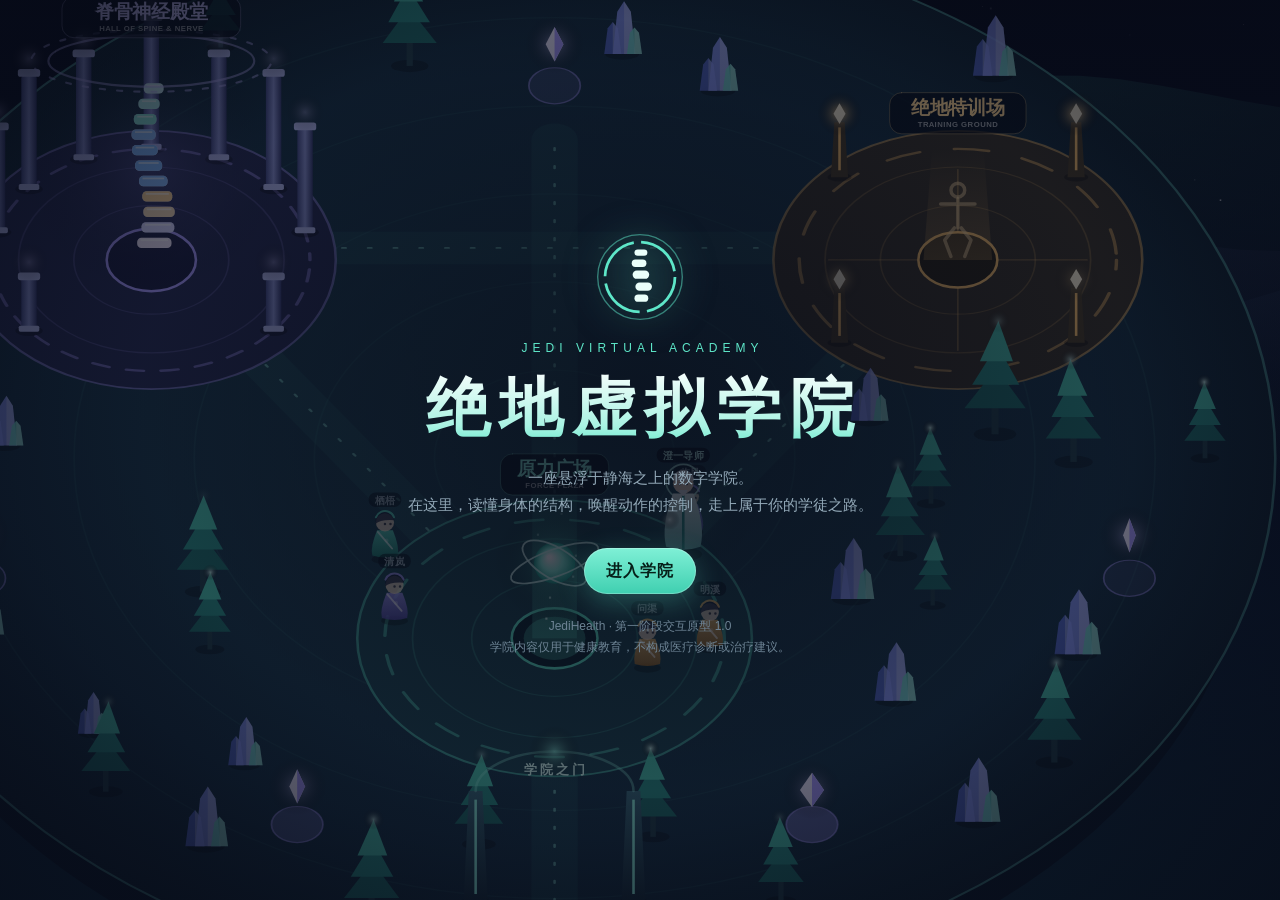
<file: archive/v1.0/index.html>
<!DOCTYPE html>
<html lang="zh-CN">
<head>
<meta charset="utf-8">
<meta name="viewport" content="width=device-width,initial-scale=1,maximum-scale=1,user-scalable=no,viewport-fit=cover">
<meta name="apple-mobile-web-app-capable" content="yes">
<meta name="theme-color" content="#070b18">
<title>绝地虚拟学院 1.0</title>
<style>
:root{
  --bg:#070b18;--ink:#e9f2f5;--dim:#93a9b8;--jade:#5ee6c8;--amber:#ffc46b;--violet:#a99bff;--rose:#ff9db0;
  --panel:rgba(11,20,36,.92);--line:rgba(120,225,210,.24);--soft:rgba(255,255,255,.06);
  --serif:"Songti SC","STSong","Noto Serif SC","Source Han Serif SC","SimSun",serif;
  --sans:-apple-system,BlinkMacSystemFont,"PingFang SC","Hiragino Sans GB","Microsoft YaHei","Noto Sans SC",sans-serif;
  --st:env(safe-area-inset-top,0px);--sb:env(safe-area-inset-bottom,0px);--sl:env(safe-area-inset-left,0px);--sr:env(safe-area-inset-right,0px);
}
*{box-sizing:border-box;-webkit-tap-highlight-color:transparent}
html,body{margin:0;height:100%;background:var(--bg);color:var(--ink);font-family:var(--sans);overflow:hidden;overscroll-behavior:none;-webkit-user-select:none;user-select:none;-webkit-text-size-adjust:100%}
body{position:fixed;inset:0}
button{font:inherit;color:inherit;cursor:pointer;border:0;background:none;padding:0}
[hidden]{display:none!important}
#world{position:absolute;inset:0;width:100%;height:100%;display:block;touch-action:none}

/* ---------- 通用按钮 ---------- */
.btn{display:inline-flex;align-items:center;justify-content:center;gap:8px;min-height:46px;padding:0 22px;border-radius:999px;font-weight:600;font-size:16px;letter-spacing:.06em;
  background:linear-gradient(180deg,#7ff0d6,#3fcfb0);color:#062019;box-shadow:0 0 0 1px rgba(255,255,255,.25) inset,0 8px 28px rgba(94,230,200,.28);transition:transform .12s,filter .12s}
.btn:active{transform:scale(.96);filter:brightness(1.1)}
.btn.ghost{background:var(--soft);color:var(--ink);box-shadow:0 0 0 1px var(--line) inset}
.btn.amber{background:linear-gradient(180deg,#ffd691,#f2a93f);color:#2a1a02;box-shadow:0 0 0 1px rgba(255,255,255,.3) inset,0 8px 28px rgba(255,196,107,.25)}
.btn[disabled]{opacity:.4;pointer-events:none}
.btn.sm{min-height:38px;padding:0 16px;font-size:14px}

/* ---------- 标题页 / 选择学徒 ---------- */
.screen{position:absolute;inset:0;display:flex;flex-direction:column;align-items:center;justify-content:flex-start;text-align:center;
  padding:calc(24px + var(--st)) 22px calc(24px + var(--sb));background:radial-gradient(ellipse at 50% 45%,rgba(7,11,24,.82),rgba(7,11,24,.6) 55%,rgba(7,11,24,.88));overflow:auto;-webkit-overflow-scrolling:touch}
.emblem{width:92px;height:92px;margin-bottom:18px;filter:drop-shadow(0 0 18px rgba(94,230,200,.55));animation:float 5s ease-in-out infinite}
@keyframes float{50%{transform:translateY(-8px)}}
.kicker{font-size:12px;letter-spacing:.42em;color:var(--jade);text-transform:uppercase;margin-bottom:10px;padding-left:.42em}
h1.word{font-family:var(--serif);font-weight:700;font-size:clamp(36px,9vw,64px);letter-spacing:.14em;margin:0 0 12px;padding-left:.14em;
  background:linear-gradient(180deg,#fff,#a9f3e3 70%,#5ee6c8);-webkit-background-clip:text;background-clip:text;color:transparent}
.tag{max-width:34em;text-wrap:balance;color:var(--dim);line-height:1.8;font-size:15px;margin:0 0 30px}
.fine{margin-top:22px;font-size:12px;color:#6d8394;line-height:1.7;max-width:34em}
.screen::before,.screen::after{content:"";flex:1 0 0px}
@media(max-width:560px){.paths{flex-direction:column;gap:9px}.path{max-width:none;flex:none;display:grid;grid-template-columns:64px 1fr;align-items:center;column-gap:12px;text-align:left;padding:8px 14px}.path canvas{width:60px;height:68px;grid-row:1/3;margin:0}.path b{align-self:end}.path span{align-self:start;margin:0}.path span br,.path span em{display:none}.path.on{transform:none}}
#choose h2{font-family:var(--serif);font-size:26px;letter-spacing:.12em;margin:0 0 6px}
#choose .sub{color:var(--dim);font-size:14px;margin:0 0 20px}
.paths{display:flex;gap:12px;flex-wrap:wrap;justify-content:center;margin-bottom:18px;width:100%;max-width:640px}
.path{flex:1 1 150px;max-width:200px;padding:16px 12px 14px;border-radius:18px;background:var(--panel);box-shadow:0 0 0 1px var(--line) inset;transition:transform .15s,box-shadow .15s;text-align:center}
.path canvas{width:84px;height:96px;display:block;margin:0 auto 4px}
.path b{display:block;font-family:var(--serif);font-size:20px;letter-spacing:.2em;padding-left:.2em}
.path span{display:block;font-size:12.5px;color:var(--dim);line-height:1.6;margin-top:4px}
.path em{font-style:normal;letter-spacing:.1em}
.path.on{transform:translateY(-4px);box-shadow:0 0 0 2px var(--c) inset,0 12px 40px -10px var(--c)}
.namebox{display:flex;align-items:center;gap:10px;margin-bottom:22px;padding:8px 8px 8px 20px;border-radius:999px;background:var(--panel);box-shadow:0 0 0 1px var(--line) inset}
.namebox small{color:var(--dim);font-size:13px}
.namebox b{font-family:var(--serif);font-size:22px;letter-spacing:.2em;min-width:3.4em}

/* ---------- HUD ---------- */
#hud{position:absolute;inset:0;pointer-events:none}
#hud>*{pointer-events:auto}
#me{position:absolute;left:calc(12px + var(--sl));top:calc(12px + var(--st));display:flex;align-items:center;gap:10px;padding:8px 14px 8px 8px;border-radius:999px;background:var(--panel);box-shadow:0 0 0 1px var(--line) inset;max-width:62vw}
#me .dot{width:38px;height:38px;border-radius:50%;display:grid;place-items:center;font-family:var(--serif);font-weight:700;font-size:18px;color:#06131a;flex:none}
#me .nm{font-weight:600;font-size:14px;white-space:nowrap}
#me .rk{font-size:11.5px;color:var(--dim);white-space:nowrap}
#me .bar{height:4px;width:112px;max-width:30vw;border-radius:4px;background:rgba(255,255,255,.12);margin-top:5px;overflow:hidden}
#me .bar i{display:block;height:100%;width:0;background:linear-gradient(90deg,var(--jade),#c5fff1);border-radius:4px;transition:width .6s}
#tools{position:absolute;right:calc(12px + var(--sr));top:calc(12px + var(--st));display:flex;gap:8px}
.ico{width:46px;height:46px;border-radius:50%;background:var(--panel);box-shadow:0 0 0 1px var(--line) inset;display:grid;place-items:center;font-family:var(--serif);font-size:18px}
.ico:active{transform:scale(.94)}
#guide{position:absolute;left:50%;transform:translateX(-50%);top:calc(70px + var(--st));max-width:calc(100vw - 24px);padding:7px 16px;border-radius:999px;font-size:13px;color:#cfe9e3;background:rgba(11,20,36,.72);box-shadow:0 0 0 1px var(--line) inset;white-space:nowrap;overflow:hidden;text-overflow:ellipsis}
#guide b{color:var(--jade);font-weight:600}
#act{position:absolute;left:50%;bottom:calc(26px + var(--sb));transform:translateX(-50%);white-space:nowrap;animation:pop .25s}
@keyframes pop{from{transform:translateX(-50%) scale(.8);opacity:0}}
#hint{position:absolute;left:50%;bottom:calc(90px + var(--sb));transform:translateX(-50%);font-size:12.5px;color:var(--dim);background:rgba(11,20,36,.6);padding:6px 14px;border-radius:999px;white-space:nowrap;transition:opacity .6s}
body.talk #hint,body.talk #guide{visibility:hidden}
#toast{position:absolute;left:50%;top:calc(112px + var(--st));transform:translateX(-50%);display:flex;flex-direction:column;gap:6px;align-items:center;pointer-events:none}
#toast div{padding:8px 18px;border-radius:999px;background:rgba(20,44,48,.94);box-shadow:0 0 0 1px rgba(94,230,200,.5) inset;font-size:14px;color:#d9fff6;animation:toast 2.8s forwards;white-space:nowrap}
#toast div b{color:var(--amber)}
@keyframes toast{0%{opacity:0;transform:translateY(8px)}10%,80%{opacity:1;transform:none}100%{opacity:0;transform:translateY(-10px)}}

/* ---------- 导师对话 ---------- */
#dlg{position:absolute;left:0;right:0;bottom:0;padding:0 12px calc(14px + var(--sb));display:flex;justify-content:center;background:linear-gradient(180deg,transparent,rgba(7,11,24,.7));cursor:pointer}
#dlg .box{width:100%;max-width:680px;display:flex;gap:14px;align-items:flex-start;padding:16px 18px;border-radius:20px;background:var(--panel);box-shadow:0 0 0 1px var(--line) inset,0 20px 60px rgba(0,0,0,.5);animation:rise .3s}
@keyframes rise{from{transform:translateY(20px);opacity:0}}
.sage{flex:none;width:52px;height:52px;border-radius:50%;background:radial-gradient(circle at 50% 35%,#fff,#bff6ea 30%,#2c6d73 75%);box-shadow:0 0 0 2px rgba(94,230,200,.6),0 0 22px rgba(94,230,200,.5);display:grid;place-items:center;font-family:var(--serif);font-weight:700;color:#0a2a2c;font-size:20px}
#dlg .who{font-size:12px;letter-spacing:.2em;color:var(--jade);margin-bottom:4px}
#dlg .txt{font-size:16px;line-height:1.75;text-align:left}
#dlg .more{font-size:12px;color:var(--dim);margin-top:6px;text-align:right}

/* ---------- 面板 ---------- */
#panel{position:absolute;inset:0;background:rgba(4,8,18,.66);display:flex;align-items:flex-end;justify-content:center;-webkit-backdrop-filter:blur(3px);backdrop-filter:blur(3px)}
#panel .sheet{position:relative;width:100%;max-width:760px;max-height:calc(100% - 28px - var(--st));display:flex;flex-direction:column;border-radius:24px 24px 0 0;background:linear-gradient(180deg,#0f1c33,#0a1426);box-shadow:0 0 0 1px var(--line) inset,0 -20px 80px rgba(0,0,0,.6);animation:rise .3s}
@media(min-width:780px){#panel{align-items:center}#panel .sheet{border-radius:24px;max-height:min(86vh,760px)}}
#panel header{display:flex;align-items:center;gap:12px;padding:18px 20px 12px;flex:none}
#panel header .zh{font-family:var(--serif);font-size:22px;font-weight:700;letter-spacing:.12em}
#panel header .en{font-size:10.5px;letter-spacing:.3em;color:var(--dim);text-transform:uppercase;margin-top:2px}
#panel header .x{margin-left:auto;width:40px;height:40px;border-radius:50%;background:var(--soft);font-size:20px;line-height:1;flex:none}
#pbody{padding:4px 20px calc(22px + var(--sb));overflow:auto;-webkit-overflow-scrolling:touch;font-size:15px;line-height:1.75}
#pbody p{margin:0 0 12px}
.lead{color:#cfe1e8}
.note{font-size:12.5px;color:var(--dim);line-height:1.7;border-left:2px solid var(--line);padding-left:10px;margin:14px 0 0}
.cards{display:grid;grid-template-columns:repeat(auto-fit,minmax(170px,1fr));gap:10px;margin:14px 0}
.card{padding:14px;border-radius:16px;background:var(--soft);box-shadow:0 0 0 1px rgba(255,255,255,.07) inset;text-align:left}
.card h4{margin:0 0 4px;font-family:var(--serif);font-size:18px;letter-spacing:.1em;color:var(--c,var(--jade))}
.card p{margin:0;font-size:13.5px;color:#c3d3db;line-height:1.65}
button.card{display:block;width:100%;transition:transform .12s}
button.card:active{transform:scale(.98)}
.row{display:flex;gap:10px;flex-wrap:wrap;align-items:center;margin-top:16px}
.tagok{font-size:12px;color:var(--jade);border:1px solid rgba(94,230,200,.4);padding:1px 8px;border-radius:99px;margin-left:6px;white-space:nowrap;font-family:var(--sans);letter-spacing:0}

/* 脊柱探索 */
.spinewrap{display:grid;grid-template-columns:150px 1fr;gap:14px;align-items:start}
@media(max-width:480px){.spinewrap{grid-template-columns:118px 1fr;gap:10px}}
#spine{width:100%;height:auto;display:block;background:radial-gradient(ellipse at 50% 40%,rgba(169,155,255,.12),transparent 70%);border-radius:14px}
#spine g{cursor:pointer;transition:opacity .2s}
#spine g.dimmed{opacity:.35}
.regs{display:flex;flex-wrap:wrap;gap:6px;margin-bottom:10px}
.regs button{padding:6px 12px;border-radius:99px;font-size:13.5px;background:var(--soft);box-shadow:0 0 0 1px rgba(255,255,255,.1) inset}
.regs button.on{background:var(--c);color:#08131c;font-weight:600}
.regs button.seen:not(.on){box-shadow:0 0 0 1px var(--c) inset}
#rinfo h4{margin:0 0 6px;font-family:var(--serif);font-size:19px;letter-spacing:.08em}
#rinfo ul{margin:0;padding-left:1.15em;font-size:14px;color:#cfdde4}
#rinfo li{margin-bottom:5px}

/* 问答 */
.qhead{display:flex;justify-content:space-between;font-size:12.5px;color:var(--dim);margin-bottom:8px}
.pips{display:flex;gap:5px}.pips i{width:22px;height:4px;border-radius:4px;background:rgba(255,255,255,.14)}.pips i.ok{background:var(--jade)}.pips i.no{background:var(--rose)}.pips i.cur{background:#fff}
.q{font-size:18px;font-weight:600;line-height:1.55;margin:0 0 14px}
.opts{display:grid;gap:9px}
.opts.two{grid-template-columns:1fr 1fr}
.opt{padding:13px 16px;border-radius:14px;background:var(--soft);box-shadow:0 0 0 1px rgba(255,255,255,.1) inset;text-align:left;font-size:15.5px;line-height:1.5;transition:transform .1s}
.opts.two .opt{text-align:center;font-weight:600;font-size:17px;padding:16px 8px}
.opt:active{transform:scale(.98)}
.opt.ok{background:rgba(94,230,200,.18);box-shadow:0 0 0 2px var(--jade) inset}
.opt.no{background:rgba(255,157,176,.14);box-shadow:0 0 0 2px var(--rose) inset}
.opts.locked .opt{pointer-events:none}
.exp{margin-top:12px;padding:12px 14px;border-radius:14px;background:rgba(94,230,200,.08);font-size:14px;line-height:1.7;animation:rise .25s}
.exp b{color:var(--jade)}.exp.bad b{color:var(--rose)}
.jwrap{display:grid;grid-template-columns:120px 1fr;gap:14px;align-items:center}
#fig{width:100%;height:auto}

/* 结果 */
.result{text-align:center;padding:8px 0 0}
.ring{width:128px;height:128px;margin:4px auto 12px;border-radius:50%;display:grid;place-items:center;background:conic-gradient(var(--c) calc(var(--p)*1%),rgba(255,255,255,.1) 0);position:relative}
.ring::before{content:"";position:absolute;inset:9px;border-radius:50%;background:#0c172b}
.ring b{position:relative;font-family:var(--serif);font-size:34px}
.result h3{font-family:var(--serif);font-size:24px;letter-spacing:.1em;margin:0 0 6px}
.gain{display:inline-block;margin:6px 0 12px;padding:5px 16px;border-radius:99px;background:rgba(255,196,107,.14);color:var(--amber);font-weight:600;font-size:14px}
.tip{text-align:left;padding:13px 15px;border-radius:14px;background:var(--soft);font-size:14px;line-height:1.75;color:#d2e1e8}
.tip b{color:var(--jade)}
.result .row{justify-content:center}

/* 呼吸 & 平衡 */
.stage{display:grid;place-items:center;margin:8px 0}
#breath{width:220px;height:220px;border-radius:50%;display:grid;place-items:center;position:relative;touch-action:none;cursor:pointer;background:radial-gradient(circle,rgba(94,230,200,.08),transparent 70%);box-shadow:0 0 0 1px var(--line) inset}
#breath i{position:absolute;width:70px;height:70px;border-radius:50%;background:radial-gradient(circle at 40% 35%,#eafffa,#5ee6c8 55%,#1d8f7c);box-shadow:0 0 40px rgba(94,230,200,.6);transform:scale(var(--s,1));transition:transform .12s linear}
#breath span{position:relative;font-family:var(--serif);font-size:18px;letter-spacing:.2em;color:#06221c;font-weight:700;pointer-events:none}
#bal{width:min(280px,72vw);height:min(280px,72vw);touch-action:none;border-radius:50%;cursor:crosshair}
.meter{display:flex;justify-content:space-between;font-size:13px;color:var(--dim);max-width:300px;margin:0 auto}
.meter b{color:var(--ink);font-variant-numeric:tabular-nums}

/* 导师问答 */
.chips{display:flex;flex-wrap:wrap;gap:7px;margin:10px 0 12px}
.chips button{padding:7px 13px;border-radius:99px;background:var(--soft);box-shadow:0 0 0 1px rgba(255,255,255,.1) inset;font-size:13.5px;text-align:left}
.chips button:active{background:rgba(94,230,200,.2)}
#ans{display:flex;gap:12px;padding:14px;border-radius:16px;background:rgba(94,230,200,.07);box-shadow:0 0 0 1px var(--line) inset;min-height:84px;text-align:left}
#ans .sage{width:40px;height:40px;font-size:16px}
#ans .a{font-size:14.5px;line-height:1.75;-webkit-user-select:text;user-select:text}
#ans .qq{font-size:12.5px;color:var(--jade);margin-bottom:3px}
.ask{display:flex;gap:8px;margin-top:12px}
.ask input{flex:1;min-width:0;height:46px;border-radius:99px;border:0;outline:0;padding:0 18px;font-size:16px;font-family:inherit;color:var(--ink);background:rgba(255,255,255,.08);box-shadow:0 0 0 1px rgba(255,255,255,.14) inset;-webkit-user-select:text;user-select:text}
.ask input:focus{box-shadow:0 0 0 2px var(--jade) inset}

/* 地图 */
.zone{display:flex;align-items:center;gap:12px;padding:12px 14px;border-radius:16px;background:var(--soft);margin-bottom:9px;text-align:left}
.zone .g{width:42px;height:42px;border-radius:12px;display:grid;place-items:center;font-family:var(--serif);font-size:20px;font-weight:700;color:#07131c;background:var(--c);flex:none}
.zone .t{flex:1;min-width:0}.zone .t b{display:block;font-size:15.5px}.zone .t span{font-size:12.5px;color:var(--dim)}

/* 晋阶 */
#rank{position:absolute;inset:0;display:grid;place-items:center;pointer-events:none;background:radial-gradient(circle,rgba(94,230,200,.22),transparent 60%);animation:rk 3s forwards}
#rank div{text-align:center}
#rank small{display:block;letter-spacing:.5em;color:var(--jade);font-size:13px;padding-left:.5em}
#rank b{display:block;font-family:var(--serif);font-size:clamp(40px,11vw,72px);letter-spacing:.2em;padding-left:.2em;text-shadow:0 0 40px rgba(94,230,200,.8)}
@keyframes rk{0%{opacity:0;transform:scale(.8)}15%,75%{opacity:1;transform:none}100%{opacity:0;transform:scale(1.1)}}
@media(prefers-reduced-motion:reduce){*{animation-duration:.01s!important}}
</style>
</head>
<body>
<canvas id="world"></canvas>

<!-- 标题页 -->
<section id="title" class="screen">
  <svg class="emblem" viewBox="0 0 100 100" aria-hidden="true">
    <circle cx="50" cy="50" r="46" fill="none" stroke="#5ee6c8" stroke-width="1.5" opacity=".5"/>
    <circle cx="50" cy="50" r="38" fill="none" stroke="#5ee6c8" stroke-width="3" stroke-dasharray="52 8"/>
    <g fill="#eafffa"><rect x="44" y="20" width="14" height="7" rx="3.5"/><rect x="41" y="31" width="16" height="8" rx="4"/><rect x="42" y="43" width="18" height="9" rx="4.5"/><rect x="45" y="56" width="18" height="9" rx="4.5"/><rect x="44" y="69" width="15" height="8" rx="4"/></g>
  </svg>
  <div class="kicker">Jedi Virtual Academy</div>
  <h1 class="word">绝地虚拟学院</h1>
  <p class="tag">一座悬浮于静海之上的数字学院。<br>在这里，读懂身体的结构，唤醒动作的控制，走上属于你的学徒之路。</p>
  <button class="btn" id="go">进入学院</button>
  <button class="btn ghost sm" id="cont" style="margin-top:12px" hidden>继续上次的修习</button>
  <p class="fine">JediHealth · 第一阶段交互原型 1.0<br>学院内容仅用于健康教育，不构成医疗诊断或治疗建议。</p>
</section>

<!-- 选择学徒 -->
<section id="choose" class="screen" hidden>
  <h2>选择你的学徒之路</h2>
  <p class="sub">三条道路通向同一座学院，只是起点的目光不同。</p>
  <div class="paths" id="paths"></div>
  <div class="namebox"><small>学徒法号</small><b id="nm"></b><button class="btn ghost sm" id="reroll">换一个</button></div>
  <button class="btn" id="enter">踏入学院</button>
</section>

<!-- HUD -->
<div id="hud" hidden>
  <div id="me"><div class="dot" id="meDot"></div><div><div class="nm" id="meNm"></div><div class="rk" id="meRk"></div><div class="bar"><i id="meBar"></i></div></div></div>
  <div id="tools"><button class="ico" id="bMentor" aria-label="请教导师">师</button><button class="ico" id="bMap" aria-label="学院地图">图</button></div>
  <div id="guide"></div>
  <div id="hint">点击地面行走 · 电脑可用 WASD / 方向键</div>
  <button class="btn" id="act" hidden></button>
  <div id="toast"></div>
</div>

<div id="dlg" hidden><div class="box"><div class="sage">澄</div><div style="flex:1"><div class="who">澄一导师</div><div class="txt" id="dtxt"></div><div class="more">轻触继续 ▸</div></div></div></div>

<div id="panel" hidden><div class="sheet"><header><div><div class="zh" id="pzh"></div><div class="en" id="pen"></div></div><button class="x" id="px" aria-label="关闭">×</button></header><div id="pbody"></div></div></div>

<script>
'use strict';
/* =====================================================================
   绝地虚拟学院 1.0 — 单文件原型（无外部依赖）
   结构：数据 → 状态 → 世界渲染 → 输入与移动 → 界面与各区域活动
   ===================================================================== */
const $=s=>document.querySelector(s);
const clamp=(v,a,b)=>Math.max(a,Math.min(b,v));
const lerp=(a,b,t)=>a+(b-a)*t;
const TAU=Math.PI*2;

/* ---------------------------- 数据 ---------------------------- */
const PATHS=[
 {k:'知',en:'Insight',c:'#a99bff',d:'#5a4fb3',desc:'从结构入手：骨骼、关节与神经如何构成身体。'},
 {k:'行',en:'Motion', c:'#ffc46b',d:'#b0752a',desc:'从动作入手：身体如何控制、协调与发力。'},
 {k:'衡',en:'Balance',c:'#5ee6c8',d:'#1f8c79',desc:'从整合入手：让结构与动作回到平衡。'}
];
const NAMES=['清岚','行川','定松','明溪','若谷','听雪','望岳','知微','云起','静澜','怀石','临风','守拙','见山','问渠','抱朴','观潮','栖梧','照野','归舟'];
const RANKS=[{n:'见习学徒',xp:0},{n:'初阶学徒',xp:60},{n:'进阶学徒',xp:140},{n:'学院行者',xp:230}];
const K=.7;                                   // 俯视压缩比（伪 3/4 视角）
const ISLE={x:900,y:950,rx:840,ry:880};
const ZONES={
 plaza:{x:900,y:1250,r:230,zh:'原力广场',en:'FORCE PLAZA',c:'#5ee6c8'},
 hall :{x:430,y:620, r:215,zh:'脊骨神经殿堂',en:'HALL OF SPINE & NERVE',c:'#a99bff'},
 train:{x:1370,y:620,r:215,zh:'绝地特训场',en:'TRAINING GROUND',c:'#ffc46b'}
};
const HS=[
 {id:'core',  x:900, y:1250,r:125,h:218,label:'原力之井',act:'走近原力之井'},
 {id:'mentor',x:1050,y:1110,r:95, h:110,label:'澄一导师',act:'向导师请教'},
 {id:'spine', x:430, y:620, r:125,h:308,label:'脊柱光柱',act:'进入殿堂修习'},
 {id:'train', x:1370,y:620, r:125,h:198,label:'特训台',act:'开始特训'}
];
const SHARDS=[
 {x:900,y:330, t:'脊柱不是一根直柱。颈、胸、腰、骶四个生理弯曲像弹簧一样，帮助分散行走和跳跃时的负荷。'},
 {x:230,y:1150,t:'成人脊髓通常只延伸到第1–2腰椎附近，再往下是一束神经根，形似马尾，因此被称为“马尾神经”。'},
 {x:1570,y:1150,t:'本体感觉是身体的“第六感”：肌肉、肌腱和关节里的感受器不断告诉大脑，身体此刻在哪里、怎样在动。'},
 {x:600,y:1560,t:'椎间盘没有直接的血液供应，主要靠日常活动中压力的变化来交换养分——适度活动对脊柱是有益的。'},
 {x:1200,y:1560,t:'平衡依靠三套系统协作：视觉、前庭（内耳）和本体感觉。闭上眼单脚站立会难得多，正是这个原因。'}
];
SHARDS.forEach((s,i)=>HS.push({id:'shard'+i,x:s.x,y:s.y,r:70,h:80,label:'知识晶石',act:'拾取知识晶石',shard:i}));
const PATHLINES=[[[900,1760],[900,1480]],[[760,1080],[560,790]],[[1040,1080],[1240,790]],[[640,600],[1160,600]],[[900,1020],[900,420]]];

const REGIONS=[
 {id:'c',zh:'颈椎',code:'C1–C7',n:7,c:'#5ee6c8',pts:['共 7 块，是脊柱活动度最大的节段，支撑并转动头部。','第 1 颈椎叫寰椎，第 2 颈椎叫枢椎，头部的大部分旋转发生在两者之间。','从侧面看，颈段呈向前凸的生理弯曲（颈前凸）。']},
 {id:'t',zh:'胸椎',code:'T1–T12',n:12,c:'#7fb8ff',pts:['共 12 块，分别与 12 对肋骨相连，共同构成胸廓，保护心与肺。','从侧面看呈向后凸的生理弯曲（胸后凸）。','胸椎的旋转与伸展，对肩部动作和呼吸都很重要。']},
 {id:'l',zh:'腰椎',code:'L1–L5',n:5,c:'#ffc46b',pts:['共 5 块，椎体最粗大，承担的体重负荷最多。','从侧面看呈向前凸的生理弯曲（腰前凸）。','腰椎以屈伸为主，旋转幅度很小，更需要可控的稳定。']},
 {id:'s',zh:'骶骨',code:'S1–S5',n:1,c:'#a99bff',pts:['由 5 块骶椎在成年后融合为一块三角形的骨。','与两侧髂骨构成骶髂关节，把躯干的负荷传向骨盆和下肢。']},
 {id:'x',zh:'尾骨',code:'Co',n:1,c:'#ff9db0',pts:['通常由 3–5 块（多为 4 块）小椎骨融合而成。','是部分盆底肌肉与韧带的附着点。']}
];
const QUIZ=[
 {q:'成年人的颈椎一共有几块？',o:['5 块','7 块','12 块','8 块'],a:1,e:'颈椎 7 块（C1–C7）。容易混淆的是颈神经有 8 对，但椎骨只有 7 块。'},
 {q:'哪一段椎骨与肋骨相连，共同构成胸廓？',o:['颈椎','腰椎','胸椎','骶骨'],a:2,e:'12 块胸椎分别与 12 对肋骨相连，形成保护心肺的胸廓。'},
 {q:'脊柱中椎体最粗大、承重最多的是哪一段？',o:['颈椎','胸椎','腰椎','尾骨'],a:2,e:'越往下承受的体重越多，因此腰椎的椎体最粗大。'},
 {q:'人体共有多少对脊神经？',o:['12 对','24 对','31 对','33 对'],a:2,e:'31 对：颈 8、胸 12、腰 5、骶 5、尾 1。它们从椎骨之间的椎间孔穿出。'},
 {q:'椎间盘中央富含水分的胶状部分叫什么？',o:['纤维环','髓核','椎弓','棘突'],a:1,e:'椎间盘由外层的纤维环和中央的髓核组成，起到缓冲和分散压力的作用。'},
 {q:'从侧面看，健康的颈椎和腰椎呈什么方向的弯曲？',o:['都向前凸','都向后凸','颈向前、腰向后','完全笔直'],a:0,e:'颈椎、腰椎向前凸；胸椎、骶骨向后凸。四个弯曲共同构成侧面的“S”形。'},
 {q:'下面哪一项对脊骨神经医学（Chiropractic）的描述更准确？',o:['以外科手术为主要手段','只处理肌肉酸痛','关注神经肌肉骨骼系统（尤其脊柱）功能的健康专业，以手法等非药物、非手术方式为主','可以替代所有其他医疗'],a:2,e:'它是一门关注神经肌肉骨骼系统的健康专业；并不替代其他医疗，遇到危险信号时需要及时转诊。'}
];
const JOINTS=[
 {zh:'踝关节',a:0,p:[[76,270],[124,270]],e:'踝的背屈活动不足时，下蹲、行走、跑跳常常由膝或足去代偿。'},
 {zh:'膝关节',a:1,p:[[78,212],[122,212]],e:'膝以屈伸为主，夹在髋和踝之间，更需要良好的对线与稳定控制。'},
 {zh:'髋关节',a:0,p:[[84,154],[116,154]],e:'髋是球窝关节，可在多个平面活动；髋活动不足时，腰椎常被迫多动来代偿。'},
 {zh:'腰椎',a:1,p:[[100,128]],e:'腰椎旋转幅度很小，更需要在动作中保持可控的稳定，并在上下肢之间传递力量。'},
 {zh:'胸椎',a:0,p:[[100,90]],e:'胸椎的伸展与旋转，为肩部上举、转身和呼吸提供空间。'},
 {zh:'肩胛（肩胛胸壁）',a:1,p:[[72,68],[128,68]],e:'肩胛在胸廓上的稳定控制，是肩关节做大范围活动的“基座”。'}
];
const QA=[
 {q:'绝地虚拟学院是什么？',k:['学院','虚拟','这里','是什么地方','介绍'],a:'这是 JediHealth 的线上数字学院。你以学徒身份在学院中行走、探索、完成修习——把专业知识变成可以亲身经历的旅程，而不是一页页课件。'},
 {q:'学院里的“原力”指什么？',k:['原力','力量','能量'],a:'在学院里，“原力”不是超能力，而是身体自我调节与适应的潜能：结构决定功能，神经驱动动作，训练重塑能力。理解它、训练它，就是学徒的修行。'},
 {q:'什么是脊骨神经医学？',k:['脊骨神经','chiropractic','整脊','脊医','正骨'],a:'脊骨神经医学（Chiropractic）是一门关注神经肌肉骨骼系统——尤其是脊柱——功能的健康专业，以手法等非药物、非手术的方式为主。各国家和地区对它的教育标准与执业范围规定不同。'},
 {q:'JKS 绝地肌动系统是什么？',k:['jks','肌动','绝地肌动'],a:'JKS（绝地肌动系统）是 JediHealth 的专业教育体系，融合脊骨神经医学、功能解剖与运动康复。它的正式课程内容将由学院导师团队在后续阶段陆续开放——当前原型里是基础通识部分。'},
 {q:'脊柱一共有多少块椎骨？',k:['多少块','几块','椎骨','33','24','脊柱'],a:'通常说 33 块：颈椎 7、胸椎 12、腰椎 5，加上融合成骶骨的 5 块骶椎和融合成尾骨的约 4 块尾椎。其中可以独立活动的是前面的 24 块。'},
 {q:'脊柱为什么是弯的？',k:['弯','曲度','s形','生理弯曲','前凸','后凸'],a:'从侧面看，颈、腰向前凸，胸、骶向后凸。这些生理弯曲让脊柱像弹簧一样分散负荷，也让头部能稳稳地落在骨盆上方。弯曲是正常的结构，不是毛病。'},
 {q:'椎间盘是做什么的？',k:['椎间盘','髓核','纤维环','突出'],a:'椎间盘位于相邻椎体之间，由外层的纤维环和中央的髓核组成，负责缓冲压力、允许椎体之间的小幅活动。它主要靠活动时的压力变化来交换养分。'},
 {q:'脊神经有多少对？',k:['脊神经','神经','31'],a:'31 对：颈 8 对、胸 12 对、腰 5 对、骶 5 对、尾 1 对。它们从椎间孔穿出，把大脑和脊髓的指令送往全身，也把身体的感觉带回来。'},
 {q:'什么是运动控制？',k:['运动控制','动作控制','控制','协调'],a:'运动控制是神经系统组织肌肉与关节、完成有目的动作的过程。它依赖感觉输入（视觉、前庭、本体感觉）和不断的反馈修正。所以练动作，其实也是在练神经系统。'},
 {q:'灵活性和稳定性有什么区别？',k:['灵活','稳定','活动度','joint'],a:'灵活性是关节在需要的范围内自如活动的能力；稳定性是在活动中控制位置、抵抗多余晃动的能力。两者并不对立——好的动作，是在该动的地方动，在该稳的地方稳。'},
 {q:'什么是核心稳定？',k:['核心','腹','躯干'],a:'核心稳定指躯干在四肢运动时保持可控的能力，涉及膈肌、腹部深层肌群、背部肌群和盆底的协同，并不等于“练出腹肌”。平稳的呼吸是它的起点。'},
 {q:'我身体有疼痛，该怎么办？',k:['疼','痛','麻','受伤','不舒服','治疗','诊断'],a:'学院的内容只用于健康教育，不能代替面诊。若疼痛持续或加重、伴有麻木无力、外伤后出现疼痛，或大小便控制出现异常，请尽快到正规医疗机构就诊。'}
];

/* ---------------------------- 状态 ---------------------------- */
const DEF={v:1,started:false,name:'',path:2,xp:0,intro:false,met:false,breath:false,regions:[],quiz:-1,joint:-1,balance:-1,shards:[],grad:false};
let S=Object.assign({},DEF);
try{const r=JSON.parse(localStorage.getItem('jva_v1')||'null');if(r&&r.v===1)S=Object.assign({},DEF,r)}catch(e){}
const save=()=>{try{localStorage.setItem('jva_v1',JSON.stringify(S))}catch(e){}};
const rankOf=xp=>{let i=0;RANKS.forEach((r,j)=>{if(xp>=r.xp)i=j});return i};
const hallOK=()=>S.quiz>=3, trainOK=()=>S.joint>=4||S.balance>=50;

let mode='title';
const P={x:900,y:1745,tx:null,ty:null,face:1,moving:false};
const cam={x:900,y:950};
let pending=null,near=null,ripple=null,T=0;
const keys={};

/* 伪随机（固定种子，保证每次场景一致） */
let seed=7;const rnd=()=>(seed=(seed*16807)%2147483647)/2147483647;
const DECO=[];
(function(){let n=0,guard=0;while(n<30&&guard++<900){const a=rnd()*TAU,d=.35+rnd()*.6,x=ISLE.x+Math.cos(a)*ISLE.rx*d,y=ISLE.y+Math.sin(a)*ISLE.ry*d;
  let ok=true;for(const z of Object.values(ZONES))if(Math.hypot(x-z.x,y-z.y)<z.r+70)ok=false;
  for(const s of SHARDS)if(Math.hypot(x-s.x,y-s.y)<90)ok=false;
  for(const [a1,b1] of PATHLINES)if(segDist(x,y,a1,b1)<70)ok=false;
  for(const o of DECO)if(Math.hypot(x-o.x,y-o.y)<90)ok=false;
  if(ok){DECO.push({x,y,type:rnd()<.6?0:1,s:.8+rnd()*.6,ph:rnd()*TAU});n++}}})();
function segDist(px,py,a,b){const dx=b[0]-a[0],dy=b[1]-a[1];const t=clamp(((px-a[0])*dx+(py-a[1])*dy)/(dx*dx+dy*dy),0,1);return Math.hypot(px-a[0]-dx*t,py-a[1]-dy*t)}
const STARS=Array.from({length:110},()=>({x:rnd(),y:rnd()*.9,s:.5+rnd()*1.4,p:rnd()*TAU}));
const NPCS=Array.from({length:5},(_,i)=>({x:700+rnd()*400,y:1000+rnd()*400,tx:null,ty:null,wait:rnd()*4,path:i%3,name:NAMES[(i*3+11)%NAMES.length],face:1,moving:false,ph:rnd()*9}));
const OBST=[{x:900,y:1250,r:52},{x:430,y:620,r:50},{x:1370,y:620,r:44},{x:1050,y:1110,r:30}];

/* ---------------------------- 画布 ---------------------------- */
const cv=$('#world'),G0=cv.getContext('2d');let g=G0;
let vw=0,vh=0,dpr=1,Z=1;
function resize(){dpr=Math.min(window.devicePixelRatio||1,2.5);vw=window.innerWidth;vh=window.innerHeight;cv.width=Math.round(vw*dpr);cv.height=Math.round(vh*dpr);}
window.addEventListener('resize',resize);window.addEventListener('orientationchange',()=>setTimeout(resize,250));resize();
const zoom=()=>clamp(Math.max(vw,vh)/1100,.62,1.1)*(mode==='play'?1:.78);
const w2s=(x,y)=>[(x-cam.x)*Z+vw/2,(y-cam.y)*K*Z+vh/2];
const s2w=(x,y)=>[(x-vw/2)/Z+cam.x,(y-vh/2)/(K*Z)+cam.y];
const ground=()=>g.setTransform(dpr*Z,0,0,dpr*Z*K,dpr*(vw/2-cam.x*Z),dpr*(vh/2-cam.y*K*Z));
const upright=(x,y)=>{const [sx,sy]=w2s(x,y);g.setTransform(dpr*Z,0,0,dpr*Z,dpr*sx,dpr*sy)};
const screen=()=>g.setTransform(dpr,0,0,dpr,0,0);
function ell(x,y,rx,ry){g.beginPath();g.ellipse(x,y,rx,ry,0,0,TAU)}
function rr(x,y,w,h,r){g.beginPath();g.moveTo(x+r,y);g.arcTo(x+w,y,x+w,y+h,r);g.arcTo(x+w,y+h,x,y+h,r);g.arcTo(x,y+h,x,y,r);g.arcTo(x,y,x+w,y,r);g.closePath()}
function glow(x,y,r,c,a){const gr=g.createRadialGradient(x,y,0,x,y,r);gr.addColorStop(0,c);gr.addColorStop(1,'rgba(0,0,0,0)');g.globalAlpha=a;g.fillStyle=gr;g.beginPath();g.arc(x,y,r,0,TAU);g.fill();g.globalAlpha=1}

function drawSky(){
  screen();
  const gr=g.createLinearGradient(0,0,0,vh);gr.addColorStop(0,'#050817');gr.addColorStop(.55,'#0b1730');gr.addColorStop(1,'#113142');
  g.fillStyle=gr;g.fillRect(0,0,vw,vh);
  for(let i=0;i<3;i++){ // 极光
    g.beginPath();const base=vh*(.16+i*.09)-cam.y*.02;g.moveTo(0,vh*.6);
    for(let x=0;x<=vw+40;x+=40)g.lineTo(x,base+Math.sin(x*.004+T*.12+i*2)*38+Math.sin(x*.011-T*.2+i)*14);
    g.lineTo(vw,vh*.6);g.closePath();
    const a=g.createLinearGradient(0,base-50,0,vh*.6);a.addColorStop(0,['rgba(94,230,200,.16)','rgba(169,155,255,.13)','rgba(127,184,255,.10)'][i]);a.addColorStop(1,'rgba(0,0,0,0)');
    g.fillStyle=a;g.fill();
  }
  g.fillStyle='#fff';
  for(const s of STARS){const x=((s.x*vw-cam.x*.03)%vw+vw)%vw,y=s.y*vh*.8;g.globalAlpha=.35+.45*Math.sin(T*1.3+s.p);g.fillRect(x,y,s.s,s.s)}
  g.globalAlpha=1;
}

function drawGround(){
  ground();
  // 岛体厚度
  g.fillStyle='#050c16';ell(ISLE.x,ISLE.y+150,ISLE.rx*.9,ISLE.ry*.9);g.fill();
  g.fillStyle='#0a1826';ell(ISLE.x,ISLE.y+78,ISLE.rx*.97,ISLE.ry*.97);g.fill();
  const gr=g.createRadialGradient(ISLE.x,ISLE.y,80,ISLE.x,ISLE.y,ISLE.ry);gr.addColorStop(0,'#1e4050');gr.addColorStop(.7,'#173245');gr.addColorStop(1,'#10232f');
  g.fillStyle=gr;ell(ISLE.x,ISLE.y,ISLE.rx,ISLE.ry);g.fill();
  g.strokeStyle='rgba(120,235,215,.5)';g.lineWidth=3;g.stroke();
  g.strokeStyle='rgba(120,235,215,.07)';g.lineWidth=2;
  for(let i=1;i<6;i++){ell(ISLE.x,ISLE.y,ISLE.rx*i/6,ISLE.ry*i/6);g.stroke()}
  // 光之路径
  g.lineCap='round';
  for(const [a,b] of PATHLINES){
    g.strokeStyle='rgba(94,230,200,.08)';g.lineWidth=54;g.beginPath();g.moveTo(a[0],a[1]);g.lineTo(b[0],b[1]);g.stroke();
    g.strokeStyle='rgba(160,255,235,.5)';g.lineWidth=3;g.setLineDash([4,26]);g.lineDashOffset=-T*24;g.beginPath();g.moveTo(a[0],a[1]);g.lineTo(b[0],b[1]);g.stroke();g.setLineDash([]);
  }
  // 三大区域地台
  const floor=(z,fill,n)=>{
    g.fillStyle=fill;ell(z.x,z.y,z.r,z.r);g.fill();
    g.strokeStyle=z.c;g.globalAlpha=.55;g.lineWidth=3;g.stroke();
    g.globalAlpha=.22;g.lineWidth=2;ell(z.x,z.y,z.r*.72,z.r*.72);g.stroke();ell(z.x,z.y,z.r*.42,z.r*.42);g.stroke();
    g.globalAlpha=.5;g.lineWidth=4;g.setLineDash([z.r*.72*TAU/n*.5,z.r*.72*TAU/n*.5]);g.lineDashOffset=T*14;ell(z.x,z.y,z.r*.86,z.r*.86);g.stroke();g.setLineDash([]);g.globalAlpha=1;
  };
  floor(ZONES.plaza,'#1d4450',16);floor(ZONES.hall,'#262b52',24);floor(ZONES.train,'#3a3327',12);
  // 特训场地标线
  const t=ZONES.train;g.strokeStyle='rgba(255,196,107,.3)';g.lineWidth=2;
  g.beginPath();g.moveTo(t.x-t.r*.7,t.y);g.lineTo(t.x+t.r*.7,t.y);g.moveTo(t.x,t.y-t.r*.7);g.lineTo(t.x,t.y+t.r*.7);g.stroke();
  // 晶石底座
  SHARDS.forEach((s,i)=>{const got=S.shards.includes(i);g.strokeStyle=got?'rgba(255,255,255,.15)':'rgba(169,155,255,.6)';g.lineWidth=2;ell(s.x,s.y,30,30);g.stroke();
    if(!got){g.globalAlpha=.25+.2*Math.sin(T*2+i);g.fillStyle='#a99bff';ell(s.x,s.y,30,30);g.fill();g.globalAlpha=1}});
  // 点击涟漪
  if(ripple){const k=(T-ripple.t)/.6;if(k>1)ripple=null;else{g.strokeStyle='rgba(200,255,245,'+(1-k)+')';g.lineWidth=3;ell(ripple.x,ripple.y,10+k*34,10+k*34);g.stroke()}}
  // 交互范围提示
  if(near&&mode==='play'){g.strokeStyle='rgba(255,255,255,.35)';g.lineWidth=2;g.setLineDash([10,10]);g.lineDashOffset=-T*30;ell(near.x,near.y,near.r*.62,near.r*.62);g.stroke();g.setLineDash([])}
}

/* ---- 立体物件（原点在脚底） ---- */
const SERIF='"Songti SC","STSong","Noto Serif SC",serif';
function zlabel(zh,en,y,c){g.textAlign='center';g.font='700 22px '+SERIF;const w=Math.max(g.measureText(zh).width,en.length*8.2)+36;
  g.fillStyle='rgba(5,10,22,.72)';rr(-w/2,y-25,w,48,14);g.fill();g.strokeStyle=c;g.globalAlpha=.4;g.lineWidth=1;g.stroke();g.globalAlpha=1;
  g.fillStyle=c;g.fillText(zh,0,y);g.font='600 9px -apple-system,"PingFang SC",sans-serif';g.fillStyle='rgba(255,255,255,.62)';g.fillText(en.split('').join(' '),0,y+15)}
function nameTag(t,y,c,a){g.textAlign='center';g.font='600 12px -apple-system,"PingFang SC",sans-serif';const w=g.measureText(t).width+14;g.globalAlpha=a*.7;g.fillStyle='#050a16';rr(-w/2,y-12,w,17,8);g.fill();g.globalAlpha=a;g.fillStyle=c;g.fillText(t,0,y+1);g.globalAlpha=1}

function drawChar(col,dark,moving,face,ph,scale,alpha){
  g.save();g.scale(scale,scale);g.globalAlpha=alpha;
  g.fillStyle='rgba(0,0,0,.35)';ell(0,0,17,6);g.fill();
  const bob=moving?Math.abs(Math.sin(ph*9))*-4:Math.sin(ph*2)*-1;
  if(moving){const s=Math.sin(ph*9)*6;g.fillStyle='#1a2233';ell(-6+s,-2,5,3);g.fill();ell(6-s,-2,5,3);g.fill()}
  g.translate(0,bob);
  const gr=g.createLinearGradient(0,-38,0,-2);gr.addColorStop(0,col);gr.addColorStop(1,dark);
  g.fillStyle=gr;g.beginPath();g.moveTo(-10,-36);g.quadraticCurveTo(-19,-14,-16,-4);g.quadraticCurveTo(0,1,16,-4);g.quadraticCurveTo(19,-14,10,-36);g.closePath();g.fill();
  g.strokeStyle='rgba(255,255,255,.75)';g.lineWidth=2.4;g.beginPath();g.moveTo(-9*face,-34);g.lineTo(9*face,-13);g.stroke();
  g.fillStyle='#fff';g.globalAlpha=alpha*(.6+.4*Math.sin(T*3));g.beginPath();g.arc(2*face,-23,2.6,0,TAU);g.fill();g.globalAlpha=alpha;
  g.fillStyle='#f3dcc6';g.beginPath();g.arc(0,-46,11.5,0,TAU);g.fill();
  g.fillStyle='#18203a';g.beginPath();g.arc(0,-48,12,Math.PI*1.02,Math.PI*1.98);g.quadraticCurveTo(6*-face,-50,-12*face,-44);g.closePath();g.fill();
  g.strokeStyle=col;g.lineWidth=2.5;g.beginPath();g.arc(0,-48,12.4,Math.PI*1.12,Math.PI*1.88);g.stroke();
  g.fillStyle='#1b2233';g.beginPath();g.arc(-3+face*3,-44,1.6,0,TAU);g.arc(4+face*3,-44,1.6,0,TAU);g.fill();
  g.restore();g.globalAlpha=1;
}
function drawMentor(){
  const b=Math.sin(T*1.6)*4;
  g.fillStyle='rgba(0,0,0,.3)';ell(0,0,22,8);g.fill();glow(0,-50,80,'rgba(94,230,200,.5)',.35);
  g.translate(0,-10+b);
  g.strokeStyle='rgba(190,255,240,.8)';g.lineWidth=2;g.beginPath();g.arc(0,-76,20,0,TAU);g.stroke();
  const gr=g.createLinearGradient(0,-66,0,0);gr.addColorStop(0,'#f4fffc');gr.addColorStop(1,'#6fb9b6');
  g.fillStyle=gr;g.beginPath();g.moveTo(-12,-62);g.quadraticCurveTo(-26,-24,-20,0);g.quadraticCurveTo(0,7,20,0);g.quadraticCurveTo(26,-24,12,-62);g.closePath();g.fill();
  g.strokeStyle='#2b8f85';g.lineWidth=3;g.beginPath();g.moveTo(0,-60);g.lineTo(0,2);g.stroke();
  g.fillStyle='#f3dcc6';g.beginPath();g.arc(0,-74,12,0,TAU);g.fill();
  g.fillStyle='#e9eef2';g.beginPath();g.arc(0,-77,12.5,Math.PI,TAU);g.closePath();g.fill();
  g.beginPath();g.moveTo(-5,-66);g.quadraticCurveTo(0,-52,5,-66);g.closePath();g.fill();
  g.fillStyle='#1b2233';g.beginPath();g.arc(-4,-73,1.5,0,TAU);g.arc(4,-73,1.5,0,TAU);g.fill();
  const oa=T*1.2;glow(Math.cos(oa)*30,-40+Math.sin(oa)*10,12,'#eafffa',.9);
  g.translate(0,10-b);nameTag('澄一导师',-112,'#bff6ea',1);
}
function drawCore(){
  g.fillStyle='#0d2530';ell(0,0,50,50*K);g.fill();g.strokeStyle='#5ee6c8';g.lineWidth=3;g.stroke();
  g.fillStyle='rgba(94,230,200,.35)';ell(0,0,36,36*K);g.fill();
  const col=g.createLinearGradient(0,-260,0,0);col.addColorStop(0,'rgba(94,230,200,0)');col.addColorStop(1,'rgba(94,230,200,.3)');g.fillStyle=col;g.fillRect(-26,-260,52,260);
  for(let i=0;i<9;i++){const k=((T*.25+i/9)%1);g.globalAlpha=1-k;g.fillStyle='#d6fff5';g.fillRect(Math.sin(i*2.4+T)*24,-k*220,2.5,2.5)}g.globalAlpha=1;
  const y=-92+Math.sin(T*1.4)*7;glow(0,y,70,'rgba(94,230,200,.9)',.5);
  const gr=g.createRadialGradient(-6,y-7,2,0,y,24);gr.addColorStop(0,'#fff');gr.addColorStop(.5,'#8ff5df');gr.addColorStop(1,'#1f9d88');g.fillStyle=gr;g.beginPath();g.arc(0,y,24,0,TAU);g.fill();
  g.strokeStyle='rgba(220,255,248,.8)';g.lineWidth=2;
  g.beginPath();g.ellipse(0,y,42,Math.abs(Math.sin(T*.7))*16+3,T*.3,0,TAU);g.stroke();
  g.beginPath();g.ellipse(0,y,54,Math.abs(Math.cos(T*.5))*20+3,-T*.2,0,TAU);g.stroke();
  zlabel(ZONES.plaza.zh,ZONES.plaza.en,-190,'#8ff5df');
}
function drawSpinePillar(){
  g.fillStyle='#1a1d40';ell(0,0,52,52*K);g.fill();g.strokeStyle='#a99bff';g.lineWidth=3;g.stroke();
  glow(0,-110,150,'rgba(169,155,255,.7)',.3);
  const cols=['#ff9db0','#a99bff','#ffc46b','#ffc46b','#7fb8ff','#7fb8ff','#7fb8ff','#7fb8ff','#5ee6c8','#5ee6c8','#5ee6c8'];
  for(let i=0;i<11;i++){const y=-14-i*18,w=40-i*1.7,x=Math.sin(i*.62+.4)*9,pulse=.55+.45*Math.sin(T*2.4-i*.5);
    g.fillStyle='#e8ecff';rr(x-w/2,y-12,w,12,5);g.fill();
    g.globalAlpha=pulse;g.fillStyle=cols[i];rr(x-w/2,y-12,w,12,5);g.fill();g.globalAlpha=1;
    g.fillStyle='rgba(255,255,255,.6)';g.fillRect(x-w/2+4,y-10,w-8,2)}
  g.strokeStyle='rgba(190,180,255,.55)';g.lineWidth=2.5;g.beginPath();g.ellipse(0,-232,120,30,0,0,TAU);g.stroke();
  g.setLineDash([6,14]);g.lineDashOffset=T*20;g.beginPath();g.ellipse(0,-232,140,36,0,0,TAU);g.stroke();g.setLineDash([]);
  zlabel(ZONES.hall.zh,ZONES.hall.en,-282,'#cfc7ff');
}
function drawColumn(h){
  g.fillStyle='rgba(0,0,0,.3)';ell(0,0,16,6);g.fill();
  const gr=g.createLinearGradient(-10,0,10,0);gr.addColorStop(0,'#3d4480');gr.addColorStop(.5,'#8f97d8');gr.addColorStop(1,'#2c3166');
  g.fillStyle=gr;rr(-9,-h,18,h,3);g.fill();g.fillStyle='#b9bff5';rr(-13,-h-8,26,9,3);g.fill();rr(-12,-6,24,7,2);g.fill();
  glow(0,-h-20,22,'#cfc7ff',.5+.3*Math.sin(T*2));
}
function drawPylon(i){
  g.fillStyle='rgba(0,0,0,.3)';ell(0,0,14,5);g.fill();
  g.fillStyle='#4a3d26';g.beginPath();g.moveTo(-10,0);g.lineTo(-6,-64);g.lineTo(6,-64);g.lineTo(10,0);g.closePath();g.fill();
  g.fillStyle='#ffc46b';g.fillRect(-1.5,-58,3,50);glow(0,-74,26,'#ffd691',.6+.3*Math.sin(T*3+i));
  g.fillStyle='#fff3d6';g.beginPath();g.moveTo(0,-86);g.lineTo(7,-74);g.lineTo(0,-62);g.lineTo(-7,-74);g.closePath();g.fill();
}
function drawHolo(){
  g.fillStyle='#2a2314';ell(0,0,46,46*K);g.fill();g.strokeStyle='#ffc46b';g.lineWidth=3;g.stroke();
  const col=g.createLinearGradient(0,-130,0,0);col.addColorStop(0,'rgba(255,196,107,0)');col.addColorStop(1,'rgba(255,196,107,.25)');g.fillStyle=col;g.beginPath();g.moveTo(-40,0);g.lineTo(-30,-130);g.lineTo(30,-130);g.lineTo(40,0);g.closePath();g.fill();
  const s=(Math.sin(T*1.5)+1)/2,hip=-52+s*20,knee=-26+s*4;      // 全息人形做缓慢深蹲
  g.strokeStyle='rgba(255,220,160,'+(.75+.2*Math.sin(T*17))+')';g.lineWidth=4;g.lineCap='round';g.lineJoin='round';
  g.beginPath();g.moveTo(-8,-4);g.lineTo(-8-s*10,knee);g.lineTo(-4,hip);g.moveTo(8,-4);g.lineTo(8+s*10,knee);g.lineTo(4,hip);
  g.moveTo(0,hip);g.lineTo(0,hip-34);g.moveTo(0,hip-28);g.lineTo(-20,hip-22-s*8);g.moveTo(0,hip-28);g.lineTo(20,hip-22-s*8);g.stroke();
  g.beginPath();g.arc(0,hip-44,8,0,TAU);g.stroke();
  zlabel(ZONES.train.zh,ZONES.train.en,-170,'#ffd691');
}
function drawGate(){
  for(const sx of[-1,1]){g.save();g.translate(sx*92,0);g.fillStyle='rgba(0,0,0,.3)';ell(0,0,18,6);g.fill();
    const gr=g.createLinearGradient(0,-130,0,0);gr.addColorStop(0,'#3b6c7c');gr.addColorStop(1,'#152a38');g.fillStyle=gr;
    g.beginPath();g.moveTo(-14,0);g.lineTo(-8,-130);g.lineTo(8,-130);g.lineTo(14,0);g.closePath();g.fill();g.fillStyle='#8ff5df';g.fillRect(-1.5,-120,3,110);g.restore()}
  g.strokeStyle='rgba(143,245,223,'+(.5+.25*Math.sin(T*2))+')';g.lineWidth=3;g.beginPath();g.ellipse(0,-130,92,46,0,Math.PI,TAU);g.stroke();
  glow(0,-176,30,'#8ff5df',.7);g.textAlign='center';g.font='700 15px '+SERIF;g.fillStyle='#d9fff6';g.fillText('学 院 之 门',0,-150);
}
function drawTree(o){
  const sw=Math.sin(T*.8+o.ph)*2;g.scale(o.s,o.s);g.fillStyle='rgba(0,0,0,.28)';ell(0,0,18,6);g.fill();
  if(o.type===0){g.fillStyle='#22404a';g.fillRect(-3,-28,6,28);
    for(let i=0;i<3;i++){const y=-22-i*20,w=26-i*6;g.fillStyle=['#1f6f6a','#2a8f84','#49c2ab'][i];g.beginPath();g.moveTo(-w+sw*i*.3,y);g.lineTo(sw*(i+1)*.5,y-34);g.lineTo(w+sw*i*.3,y);g.closePath();g.fill()}
    glow(sw*1.5,-96,10,'#d6fff5',.5+.4*Math.sin(T*2+o.ph));
  }else{for(const [dx,h,w,c] of[[-10,34,9,'#5b6fd6'],[2,56,12,'#8f9dff'],[13,28,8,'#6fd6c8']]){g.fillStyle=c;g.globalAlpha=.85;g.beginPath();g.moveTo(dx-w,0);g.lineTo(dx-w*.6,-h*.8);g.lineTo(dx,-h);g.lineTo(dx+w*.6,-h*.8);g.lineTo(dx+w,0);g.closePath();g.fill();
      g.fillStyle='rgba(255,255,255,.3)';g.beginPath();g.moveTo(dx,-h);g.lineTo(dx+w*.6,-h*.8);g.lineTo(dx+w,0);g.lineTo(dx,0);g.closePath();g.fill()}g.globalAlpha=1}
}
function drawShard(i){
  if(S.shards.includes(i))return;
  const y=-46+Math.sin(T*2+i)*6,w=Math.abs(Math.cos(T*1.3+i))*11+3;glow(0,y,34,'#c9c0ff',.55);
  g.fillStyle='#efeaff';g.beginPath();g.moveTo(0,y-20);g.lineTo(w,y);g.lineTo(0,y+20);g.lineTo(-w,y);g.closePath();g.fill();
  g.fillStyle='#a99bff';g.beginPath();g.moveTo(0,y-20);g.lineTo(w,y);g.lineTo(0,y+20);g.closePath();g.fill();
}
function drawMarker(h){ // 当前指引标记
  const y=-h-36+Math.sin(T*4)*7;g.fillStyle='#ffc46b';g.beginPath();g.moveTo(0,y+16);g.lineTo(-11,y);g.lineTo(11,y);g.closePath();g.fill();glow(0,y+4,22,'#ffc46b',.5);
}

function objective(){
  if(!S.intro)return HS[0];
  if(S.quiz<0||!hallOK())return HS[2];
  if(!trainOK())return HS[3];
  return null;
}
function guideText(){
  if(!S.intro)return '前往 <b>原力之井</b>，聆听学院缘起';
  if(!hallOK())return '前往 <b>脊骨神经殿堂</b>，完成殿堂试炼';
  if(!trainOK())return '前往 <b>绝地特训场</b>，完成一次特训';
  return '第一阶修习已完成 · 自由探索，收集 <b>知识晶石</b> '+S.shards.length+'/'+SHARDS.length;
}

function draw(){
  Z=zoom();drawSky();drawGround();
  const L=[];
  const hz=ZONES.hall,tz=ZONES.train;
  for(let i=0;i<7;i++){const a=Math.PI*(1.08+i*.84/6);L.push({y:hz.y+Math.sin(a)*185,x:hz.x+Math.cos(a)*185,f:()=>drawColumn(120+(i===3?30:i%2*12))})}
  for(const a of[.22,.78]){const an=Math.PI*a;L.push({y:hz.y+Math.sin(an)*185,x:hz.x+Math.cos(an)*185,f:()=>drawColumn(60)})}
  for(let i=0;i<4;i++){const a=Math.PI/4+i*Math.PI/2;L.push({x:tz.x+Math.cos(a)*195,y:tz.y+Math.sin(a)*195,f:()=>drawPylon(i)})}
  L.push({x:900,y:1250,f:drawCore},{x:430,y:620,f:drawSpinePillar},{x:1370,y:620,f:drawHolo},{x:900,y:1690,f:drawGate},{x:1050,y:1110,f:drawMentor});
  DECO.forEach(o=>L.push({x:o.x,y:o.y,f:()=>drawTree(o)}));
  SHARDS.forEach((s,i)=>L.push({x:s.x,y:s.y,f:()=>drawShard(i)}));
  NPCS.forEach(n=>L.push({x:n.x,y:n.y,f:()=>{const p=PATHS[n.path];drawChar(p.c,p.d,n.moving,n.face,T+n.ph,.92,.8);nameTag(n.name,-66,'#b8c9d4',.75)}}));
  if(mode==='play')L.push({x:P.x,y:P.y,f:()=>{const p=PATHS[S.path];glow(0,-24,46,p.c,.22);drawChar(p.c,p.d,P.moving,P.face,T,1,1);nameTag(S.name,-70,'#fff',1)}});
  L.sort((a,b)=>a.y-b.y);
  for(const o of L){const [sx,sy]=w2s(o.x,o.y);if(sx<-260||sx>vw+260||sy<-80||sy>vh+420)continue;upright(o.x,o.y);o.f()}
  // 指引
  const ob=mode==='play'?objective():null;
  if(ob){const [sx,sy]=w2s(ob.x,ob.y);const m=54;
    if(sx>m&&sx<vw-m&&sy-ob.h*Z>90&&sy<vh-70){upright(ob.x,ob.y);drawMarker(ob.h)}
    else{screen();const cxs=vw/2,cys=vh/2,a=Math.atan2(sy-cys,sx-cxs);const ex=clamp(sx,m,vw-m),ey=clamp(sy,130,vh-120);
      g.save();g.translate(ex,ey);glow(0,0,34,'#ffc46b',.45);g.rotate(a);g.fillStyle='#ffc46b';g.beginPath();g.moveTo(16,0);g.lineTo(-9,-11);g.lineTo(-4,0);g.lineTo(-9,11);g.closePath();g.fill();g.restore();
      g.font='600 12px -apple-system,"PingFang SC",sans-serif';g.textAlign='center';g.fillStyle='#ffe2b0';g.fillText(ob.label,clamp(ex,60,vw-60),ey+(ey>vh/2?-26:36))}}
  screen();
}

/* ---------------------------- 更新 ---------------------------- */
const busy=()=>!$('#dlg').hidden||!$('#panel').hidden;
function inIsle(o){const dx=(o.x-ISLE.x)/(ISLE.rx-40),dy=(o.y-ISLE.y)/(ISLE.ry-40),d=Math.hypot(dx,dy);if(d>1){o.x=ISLE.x+dx/d*(ISLE.rx-40);o.y=ISLE.y+dy/d*(ISLE.ry-40);return false}return true}
function update(dt){
  T+=dt;
  if(mode!=='play'){const a=T*.08;cam.x=lerp(cam.x,900+Math.cos(a)*220,.02);cam.y=lerp(cam.y,900+Math.sin(a)*240,.02)}
  else{
    let vx=0,vy=0;
    if(!busy()){
      if(keys.ArrowLeft||keys.a)vx-=1;if(keys.ArrowRight||keys.d)vx+=1;if(keys.ArrowUp||keys.w)vy-=1;if(keys.ArrowDown||keys.s)vy+=1;
      if(vx||vy){P.tx=null;pending=null}
      else if(P.tx!=null){const dx=P.tx-P.x,dy=P.ty-P.y,d=Math.hypot(dx,dy);if(d<8){P.tx=null}else{vx=dx/d;vy=dy/d}}
    }
    const sp=270;const m=Math.hypot(vx,vy);P.moving=m>0;
    if(m>0){P.x+=vx/m*sp*dt;P.y+=vy/m*sp*dt;if(Math.abs(vx)>.15)P.face=vx>0?1:-1;
      for(const o of OBST){const dx=P.x-o.x,dy=P.y-o.y,d=Math.hypot(dx,dy)||1;if(d<o.r){P.x=o.x+dx/d*o.r;P.y=o.y+dy/d*o.r}}
      if(!inIsle(P))P.tx=null;
      if(!hintGone){hintGone=true;setTimeout(()=>$('#hint').style.opacity=0,1500)}
    }
    cam.x=lerp(cam.x,P.x,1-Math.pow(.002,dt));cam.y=lerp(cam.y,P.y-40,1-Math.pow(.002,dt));
    // 靠近交互点
    let best=null,bd=1e9;
    for(const h of HS){if(h.shard!=null&&S.shards.includes(h.shard))continue;const d=Math.hypot(P.x-h.x,P.y-h.y);if(d<h.r&&d<bd){bd=d;best=h}}
    if(best!==near){near=best;const b=$('#act');if(near){b.textContent=near.act;b.hidden=false;b.classList.toggle('amber',near.id==='train')}else b.hidden=true}
    if(pending&&near===pending&&!busy()){const p=pending;pending=null;P.tx=null;interact(p)}
  }
  for(const n of NPCS){
    if(n.tx==null){n.wait-=dt;n.moving=false;if(n.wait<=0){const z=Object.values(ZONES)[Math.floor(Math.random()*3)],a=Math.random()*TAU,d=70+Math.random()*(z.r-40);n.tx=z.x+Math.cos(a)*d;n.ty=z.y+Math.sin(a)*d}}
    else{const dx=n.tx-n.x,dy=n.ty-n.y,d=Math.hypot(dx,dy);if(d<6){n.tx=null;n.wait=3+Math.random()*7}else{n.x+=dx/d*120*dt;n.y+=dy/d*120*dt;n.moving=true;if(Math.abs(dx)>4)n.face=dx>0?1:-1}}
  }
}
let hintGone=false,last=0;
function frame(t){const dt=Math.min(.1,(t-last)/1000||0);last=t;update(dt);draw();requestAnimationFrame(frame)}
requestAnimationFrame(frame);

/* ---------------------------- 输入 ---------------------------- */
function goTo(h){const dx=P.x-h.x,dy=P.y-h.y,d=Math.hypot(dx,dy)||1;P.tx=h.x+dx/d*h.r*.6;P.ty=h.y+dy/d*h.r*.6;if(h.id==='mentor'||h.id==='core'||h.id==='spine'||h.id==='train'){if(Math.abs(dy)<20&&d>h.r){P.ty=h.y+h.r*.55;P.tx=h.x}}pending=h}
let down=false;
function pointAt(e){
  const [wx,wy]=s2w(e.clientX,e.clientY);
  let hit=null;
  for(const h of HS){if(h.shard!=null&&S.shards.includes(h.shard))continue;const [sx,sy]=w2s(h.x,h.y);
    if(Math.abs(e.clientX-sx)<46*Z+14&&e.clientY<sy+26*Z&&e.clientY>sy-(h.h+30)*Z)hit=h}
  if(hit){if(near===hit){interact(hit);return}goTo(hit);ripple={x:hit.x,y:hit.y,t:T};return}
  const o={x:wx,y:wy};inIsle(o);P.tx=o.x;P.ty=o.y;pending=null;ripple={x:o.x,y:o.y,t:T};
}
cv.addEventListener('pointerdown',e=>{if(mode!=='play'||busy())return;down=true;try{cv.setPointerCapture(e.pointerId)}catch(_){}pointAt(e)});
cv.addEventListener('pointermove',e=>{if(!down||mode!=='play'||busy()||pending)return;const [wx,wy]=s2w(e.clientX,e.clientY);const o={x:wx,y:wy};inIsle(o);P.tx=o.x;P.ty=o.y});
const up=()=>down=false;cv.addEventListener('pointerup',up);cv.addEventListener('pointercancel',up);
document.addEventListener('gesturestart',e=>e.preventDefault());
document.addEventListener('touchmove',e=>{if(!e.target.closest('#pbody,.screen'))e.preventDefault()},{passive:false});
window.addEventListener('keydown',e=>{
  if(e.target.tagName==='INPUT')return;
  const k=e.key.length===1?e.key.toLowerCase():e.key;keys[k]=true;
  if(['ArrowUp','ArrowDown','ArrowLeft','ArrowRight',' '].includes(e.key))e.preventDefault();
  if(k==='Escape'&&!$('#panel').hidden)closePanel();
  if((k==='Enter'||k===' '||k==='e')&&!e.repeat){if(!$('#dlg').hidden)nextLine();else if(mode==='play'&&!busy()&&near)interact(near)}
});
window.addEventListener('keyup',e=>{const k=e.key.length===1?e.key.toLowerCase():e.key;keys[k]=false});
window.addEventListener('blur',()=>{for(const k in keys)keys[k]=false});

/* ---------------------------- 界面基础 ---------------------------- */
function hud(){
  const p=PATHS[S.path],r=rankOf(S.xp),nx=RANKS[r+1];
  $('#meDot').textContent=p.k;$('#meDot').style.background=p.c;$('#meNm').textContent=S.name;
  $('#meRk').textContent=RANKS[r].n+' · 修习值 '+S.xp;
  $('#meBar').style.width=(nx?clamp((S.xp-RANKS[r].xp)/(nx.xp-RANKS[r].xp),0,1)*100:100)+'%';
  $('#guide').innerHTML=guideText();
}
function toast(html){const d=document.createElement('div');d.innerHTML=html;$('#toast').appendChild(d);setTimeout(()=>d.remove(),2900)}
function addXP(n,why){
  if(n<=0)return;const r0=rankOf(S.xp);S.xp+=n;save();hud();toast('<b>+'+n+'</b> 修习值 · '+why);
  const r1=rankOf(S.xp);if(r1>r0)setTimeout(()=>rankUp(r1),900);
}
function rankUp(r){const el=document.createElement('div');el.id='rank';el.innerHTML='<div><small>学徒晋阶</small><b>'+RANKS[r].n+'</b></div>';document.body.appendChild(el);setTimeout(()=>el.remove(),3000)}
let dq=[],dDone=null;
function say(lines,done){document.body.classList.add('talk');dq=lines.slice();dDone=done||null;$('#dlg').hidden=false;$('#act').hidden=true;nextLine(true)}
function nextLine(first){
  if(!dq.length){$('#dlg').hidden=true;document.body.classList.remove('talk');if(near)$('#act').hidden=false;const f=dDone;dDone=null;if(f)f();return}
  $('#dtxt').textContent=dq.shift();if(!first){const b=$('#dlg .box');b.style.animation='none';b.offsetWidth;b.style.animation=''}
}
$('#dlg').addEventListener('click',()=>nextLine());
let cleanup=null;
function openPanel(zh,en,html){if(cleanup){cleanup();cleanup=null}$('#pzh').textContent=zh;$('#pen').textContent=en;$('#pbody').innerHTML=html;$('#pbody').scrollTop=0;$('#panel').hidden=false;P.tx=null;pending=null}
function closePanel(){if(cleanup){cleanup();cleanup=null}$('#panel').hidden=true;$('#pbody').innerHTML='';hud();checkGrad()}
$('#px').addEventListener('click',closePanel);
$('#panel').addEventListener('click',e=>{if(e.target.id==='panel')closePanel()});
const on=(sel,fn)=>{const el=$('#pbody').querySelector(sel);if(el)el.addEventListener('click',fn);return el};

function interact(h){
  if(busy())return;
  if(h.id==='core')core();else if(h.id==='mentor')mentor();else if(h.id==='spine')hall();else if(h.id==='train')training();
  else if(h.shard!=null){S.shards.push(h.shard);save();near=null;$('#act').hidden=true;
    openPanel('知识晶石','Knowledge Shard · '+S.shards.length+' / '+SHARDS.length,'<p class="lead" style="font-size:17px;line-height:1.9">'+SHARDS[h.shard].t+'</p><div class="row"><button class="btn" id="ok">收入行囊</button></div>');
    on('#ok',closePanel);addXP(10,'拾得知识晶石')}
}
$('#act').addEventListener('click',()=>{if(near)interact(near)});

/* ---------------------------- 原力广场 ---------------------------- */
function core(){
  if(!S.intro){say([
    S.name+'，你来到了原力之井。学院的一切，从这里开始。',
    '在这座学院里，“原力”不是超能力。它是身体自我调节与适应的潜能。',
    '结构决定功能，神经驱动动作，训练重塑能力——这三句话，是学院的根基。',
    '读懂它们的人，我们称为学徒。现在，看看学院的三条修习之路吧。'
  ],()=>{S.intro=true;save();addXP(20,'聆听学院缘起');corePanel()})}else corePanel();
}
function corePanel(){
  openPanel('原力广场','Force Plaza · 学院缘起',
  '<p class="lead">学院悬浮于静海之上。这里相信：身体是一套可以被读懂的系统。</p>'+
  '<div class="cards">'+
  '<div class="card" style="--c:#a99bff"><h4>知 · 结构</h4><p>骨骼、关节与神经如何构成身体。去 <b>脊骨神经殿堂</b> 认识脊柱。</p></div>'+
  '<div class="card" style="--c:#ffc46b"><h4>行 · 动作</h4><p>身体如何控制、协调与发力。去 <b>绝地特训场</b> 亲身体验。</p></div>'+
  '<div class="card" style="--c:#5ee6c8"><h4>衡 · 整合</h4><p>让结构与动作回到平衡。从一次安静的呼吸开始。</p></div></div>'+
  '<button class="card" id="br" style="--c:#5ee6c8"><h4>静心呼吸'+(S.breath?'<span class="tagok">已完成</span>':'')+'</h4><p>井边的入门功课：跟随光球完成三次缓慢的呼吸。约半分钟。</p></button>'+
  '<div class="row"><button class="btn ghost" id="ask">请教澄一导师</button><button class="btn" id="ok">继续探索</button></div>');
  on('#br',breathing);on('#ask',askPanel);on('#ok',closePanel);
}
function breathing(){
  openPanel('静心呼吸','Centering Breath',
  '<p class="lead">按住光球时<b>缓缓吸气</b>，松开时<b>慢慢呼气</b>。每次吸、呼各保持约 3 秒，完成 3 次。</p>'+
  '<div class="stage"><div id="breath"><i></i><span id="bt">按住</span></div></div>'+
  '<div class="meter"><span>已完成 <b id="bc">0</b> / 3 次</span><span id="bs">用鼻子吸气，肩膀放松</span></div>'+
  '<p class="note">用自己舒服的节奏即可，不要憋气。如感到头晕，请恢复自然呼吸。</p>');
  const el=$('#breath'),ball=el.querySelector('i');let hold=false,lv=0,inOK=false,cnt=0,lt=performance.now(),raf,doneFlag=false;
  const dn=e=>{e.preventDefault();hold=true},upf=()=>{hold=false};
  el.addEventListener('pointerdown',dn);window.addEventListener('pointerup',upf);window.addEventListener('pointercancel',upf);
  const kd=e=>{if(e.key===' '){hold=true}},ku=e=>{if(e.key===' ')hold=false};window.addEventListener('keydown',kd);window.addEventListener('keyup',ku);
  function tick(t){const dt=Math.min(.3,(t-lt)/1000);lt=t;
    lv=clamp(lv+(hold?dt/3:-dt/3),0,1);ball.style.setProperty('--s',1+lv*1.9);
    if(lv>=1)inOK=true;
    if(inOK&&lv<=0){inOK=false;cnt++;$('#bc').textContent=cnt;if(cnt>=3&&!doneFlag){doneFlag=true;finish();return}}
    $('#bt').textContent=hold?(lv>=1?'松开':'吸气'):(lv>0?'呼气':'按住');
    $('#bs').textContent=hold?'让气息沉到腹部和两侧肋骨':(lv>0?'慢慢地、完整地呼出去':'用鼻子吸气，肩膀放松');
    raf=requestAnimationFrame(tick)}
  raf=requestAnimationFrame(tick);
  cleanup=()=>{cancelAnimationFrame(raf);window.removeEventListener('pointerup',upf);window.removeEventListener('pointercancel',upf);window.removeEventListener('keydown',kd);window.removeEventListener('keyup',ku)};
  function finish(){const first=!S.breath;S.breath=true;save();
    result({c:'#5ee6c8',p:100,big:'静',title:'心已安住',xp:first?20:0,why:'完成静心呼吸',
      tip:'<b>学徒成长提示</b>　缓慢的呼吸能帮助身体从紧张状态中平复下来。膈肌既是主要的呼吸肌，也参与躯干的稳定——在特训场，你会再次遇到它。',
      again:breathing,next:['回到广场',corePanel]})}
}

/* ---------------------------- 脊骨神经殿堂 ---------------------------- */
function spineSVG(){
  let out='',i=0;const N=27;
  const X=t=>70+(t<.24?-13*Math.sin(Math.PI*t/.24):t<.68?17*Math.sin(Math.PI*(t-.24)/.44):t<.9?-12*Math.sin(Math.PI*(t-.68)/.22):12*Math.sin(Math.PI*(t-.9)/.1*.7));
  const seg=(reg,t0,t1,n)=>{let s='<g data-r="'+reg.id+'">';
    for(let j=0;j<n;j++){const t=t0+(t1-t0)*(j+.5)/n,y=18+t*386,x=X(t),ang=Math.atan2(X(t+.01)-X(t-.01),.02*386)*-30;
      const w=20+t*26,h=Math.min(16,(t1-t0)*386/n-3.5);
      s+='<g transform="translate('+x.toFixed(1)+','+y.toFixed(1)+') rotate('+ang.toFixed(1)+')"><rect x="'+(-w/2)+'" y="'+(-h/2)+'" width="'+w+'" height="'+h+'" rx="4" fill="'+reg.c+'"/><rect x="'+(w/2-1)+'" y="-2.5" width="'+(10+t*6)+'" height="5" rx="2.5" fill="'+reg.c+'" opacity=".55"/></g>'}
    return s+'</g>'};
  out+=seg(REGIONS[0],0,.24,7)+seg(REGIONS[1],.24,.68,12)+seg(REGIONS[2],.68,.9,5);
  const sy=18+.9*386,sx=X(.9);
  out+='<g data-r="s"><path d="M'+(sx-24)+' '+(sy+1)+' L'+(sx+24)+' '+(sy+1)+' L'+(sx+20)+' '+(sy+34)+' Q'+(sx+16)+' '+(sy+48)+' '+(sx+12)+' '+(sy+50)+' L'+(sx+2)+' '+(sy+50)+' Z" fill="'+REGIONS[3].c+'"/></g>';
  out+='<g data-r="x"><path d="M'+(sx+3)+' '+(sy+53)+' L'+(sx+13)+' '+(sy+53)+' Q'+(sx+6)+' '+(sy+70)+' '+(sx-6)+' '+(sy+72)+' Z" fill="'+REGIONS[4].c+'"/></g>';
  return '<svg id="spine" viewBox="0 0 150 500" role="img" aria-label="脊柱侧面示意图"><text x="6" y="14" fill="#93a9b8" font-size="9">← 前　　后 →</text>'+out+'</svg>';
}
function hall(){
  openPanel('脊骨神经殿堂','Hall of Spine & Nerve',
  '<p class="lead">脊柱是身体的中轴：支撑体重、保护脊髓，也让躯干得以活动。<b>点击光柱上的每一段</b>，认识它。</p>'+
  '<div class="spinewrap"><div>'+spineSVG()+'</div><div><div class="regs" id="regs">'+REGIONS.map(r=>'<button data-r="'+r.id+'" style="--c:'+r.c+'">'+r.zh+'</button>').join('')+'</div><div id="rinfo"></div></div></div>'+
  '<div class="row"><button class="btn" id="qz"></button><span id="seen" style="font-size:13px;color:var(--dim)"></span></div>'+
  '<p class="note">本殿堂为示意教学。Chiropractic（脊骨神经医学）是关注神经肌肉骨骼系统功能的健康专业；这里的内容不用于自我诊断。</p>');
  const sel=id=>{
    const r=REGIONS.find(x=>x.id===id);
    if(!S.regions.includes(id)){S.regions.push(id);save();addXP(5,'认识'+r.zh)}
    $('#rinfo').innerHTML='<h4 style="color:'+r.c+'">'+r.zh+' <span style="font-size:13px;color:var(--dim);font-family:var(--sans)">'+r.code+'</span></h4><ul>'+r.pts.map(p=>'<li>'+p+'</li>').join('')+'</ul>';
    document.querySelectorAll('#regs button').forEach(b=>{b.classList.toggle('on',b.dataset.r===id);b.classList.toggle('seen',S.regions.includes(b.dataset.r))});
    document.querySelectorAll('#spine>g').forEach(x=>x.classList.toggle('dimmed',x.dataset.r!==id));
    refresh()};
  const refresh=()=>{const n=S.regions.length,ok=n>=3;$('#qz').disabled=!ok;$('#qz').textContent=S.quiz>=0?'再次挑战殿堂试炼':'开始殿堂试炼';
    $('#seen').textContent=ok?(S.quiz>=0?'最佳成绩 '+S.quiz+' / 5':'已认识 '+n+' / 5 段，可以开始'):'先认识至少 3 段（'+n+' / 3）'};
  document.querySelectorAll('#regs button').forEach(b=>b.addEventListener('click',()=>sel(b.dataset.r)));
  document.querySelectorAll('#spine>g').forEach(x=>x.addEventListener('click',()=>sel(x.dataset.r)));
  on('#qz',hallQuiz);
  if(S.regions.length){const id=S.regions[S.regions.length-1];sel(id)}else{$('#rinfo').innerHTML='<p style="color:var(--dim)">从上到下依次是：颈椎、胸椎、腰椎、骶骨、尾骨。选一段开始。</p>';refresh()}
}
function hallQuiz(){
  const qs=QUIZ.slice().sort(()=>Math.random()-.5).slice(0,5);let i=0,score=0;const marks=[];
  const show=()=>{const q=qs[i];
    openPanel('殿堂试炼','Trial of the Hall',
    '<div class="qhead"><span>第 '+(i+1)+' / 5 题</span><span class="pips">'+qs.map((_,j)=>'<i class="'+(j<i?(marks[j]?'ok':'no'):j===i?'cur':'')+'"></i>').join('')+'</span></div>'+
    '<p class="q">'+q.q+'</p><div class="opts" id="opts">'+q.o.map((o,j)=>'<button class="opt" data-i="'+j+'">'+o+'</button>').join('')+'</div><div id="exp"></div>');
    document.querySelectorAll('#opts .opt').forEach(b=>b.addEventListener('click',()=>{
      const c=+b.dataset.i===q.a;marks[i]=c;if(c)score++;$('#opts').classList.add('locked');
      b.classList.add(c?'ok':'no');document.querySelectorAll('#opts .opt')[q.a].classList.add('ok');
      $('#exp').innerHTML='<div class="exp'+(c?'':' bad')+'"><b>'+(c?'正确。':'再想想——')+'</b>'+q.e+'</div><div class="row"><button class="btn" id="nx">'+(i<4?'下一题':'查看结果')+'</button></div>';
      on('#nx',()=>{i++;i<5?show():done()});$('#pbody').scrollTop=9999}))};
  const done=()=>{const best=Math.max(S.quiz,0),gain=Math.max(0,score-best)*10+(S.quiz<0?10:0);S.quiz=Math.max(S.quiz,score);save();const pass=score>=3;
    result({c:'#a99bff',p:score*20,big:score+'/5',title:pass?(score===5?'殿堂全通':'试炼通过'):'尚需修习',xp:gain,why:'殿堂试炼',
      tip:pass?'<b>学徒成长提示</b>　你已掌握脊柱的基本结构。记住这条主线：<b>7 颈 · 12 胸 · 5 腰</b>，前凸与后凸交替，31 对脊神经从椎骨之间穿出。带着它去特训场，看看结构如何变成动作。'
             :'<b>导师的话</b>　不必着急。回到光柱前，把每一段再看一遍——尤其是各段的块数和弯曲方向，然后再来试炼。答对 3 题即可通过。',
      again:hallQuiz,next:pass?['继续探索',closePanel]:['回到光柱',hall]})};
  show();
}

/* ---------------------------- 绝地特训场 ---------------------------- */
function training(){
  openPanel('绝地特训场','Training Ground',
  '<p class="lead">好的动作不靠蛮力，而靠控制。选择一项特训。</p>'+
  '<button class="card" id="t1" style="--c:#ffc46b"><h4>特训一 · 关节的角色'+(S.joint>=4?'<span class="tagok">已通过</span>':'')+'</h4><p>沿着身体自下而上，判断每个关节更需要“灵活”还是“稳定”。6 题。'+(S.joint>=0?'　最佳 '+S.joint+' / 6':'')+'</p></button>'+
  '<div style="height:10px"></div>'+
  '<button class="card" id="t2" style="--c:#ffc46b"><h4>特训二 · 重心控制'+(S.balance>=50?'<span class="tagok">已通过</span>':'')+'</h4><p>在 20 秒的干扰中，把重心光点稳在支撑圈内。体验“小而早”的修正。'+(S.balance>=0?'　最佳 '+S.balance+'%':'')+'</p></button>'+
  '<p class="note">特训为知识与手眼协调体验，不是运动处方。实际训练请在专业人员指导下进行；出现疼痛应立即停止。</p>');
  on('#t1',jointGame);on('#t2',balanceIntro);
}
function figSVG(k){
  const dots=JOINTS.map((j,i)=>j.p.map(p=>'<circle cx="'+p[0]+'" cy="'+p[1]+'" r="'+(i===k?9:4.5)+'" fill="'+(i===k?'#ffc46b':i<k?'#5ee6c8':'#42566a')+'"'+(i===k?' stroke="#fff" stroke-width="2"><animate attributeName="r" values="8;11;8" dur="1.2s" repeatCount="indefinite"/></circle>':'/>')).join('')).join('');
  return '<svg id="fig" viewBox="40 8 120 280"><g stroke="#7f95a8" stroke-width="5" stroke-linecap="round" fill="none"><circle cx="100" cy="30" r="14"/><path d="M100 46V154M72 68H128M72 68L60 118 58 150M128 68L140 118 142 150M84 154H116M84 154L78 212 76 270M116 154L122 212 124 270M76 270H64M124 270H136"/></g>'+dots+'</svg>';
}
function jointGame(){
  let i=0,score=0;const marks=[];
  const show=()=>{const j=JOINTS[i];
    openPanel('关节的角色','Mobility or Stability',
    '<div class="qhead"><span>第 '+(i+1)+' / 6 题 · 自下而上</span><span class="pips">'+JOINTS.map((_,n)=>'<i class="'+(n<i?(marks[n]?'ok':'no'):n===i?'cur':'')+'"></i>').join('')+'</span></div>'+
    '<div class="jwrap"><div>'+figSVG(i)+'</div><div><p class="q">在这个教学模型里，<span style="color:var(--amber)">'+j.zh+'</span> 更需要的是？</p>'+
    '<div class="opts two" id="opts"><button class="opt" data-i="0">灵活性</button><button class="opt" data-i="1">稳定性</button></div></div></div><div id="exp"></div>');
    document.querySelectorAll('#opts .opt').forEach(b=>b.addEventListener('click',()=>{
      const c=+b.dataset.i===j.a;marks[i]=c;if(c)score++;$('#opts').classList.add('locked');b.classList.add(c?'ok':'no');document.querySelectorAll('#opts .opt')[j.a].classList.add('ok');
      $('#exp').innerHTML='<div class="exp'+(c?'':' bad')+'"><b>'+j.zh+' → '+(j.a?'稳定性':'灵活性')+'。</b>'+j.e+'</div><div class="row"><button class="btn amber" id="nx">'+(i<5?'下一个关节':'查看结果')+'</button></div>';
      on('#nx',()=>{i++;i<6?show():done()});$('#pbody').scrollTop=9999}))};
  const done=()=>{const best=Math.max(S.joint,0),gain=Math.max(0,score-best)*10;S.joint=Math.max(S.joint,score);save();const pass=score>=4;
    result({c:'#ffc46b',p:Math.round(score/6*100),big:score+'/6',title:pass?'特训通过':'再练一次',xp:gain,why:'关节的角色',
      tip:'<b>学徒成长提示</b>　踝灵活、膝稳定、髋灵活、腰稳定、胸椎灵活、肩胛稳定——灵活与稳定<b>交替出现</b>。这是一个帮助观察动作的简化教学模型，不是绝对规律：每个关节其实两者都需要，只是侧重不同。某一处该动的不动，相邻的部位往往会被迫代偿。',
      again:jointGame,next:['返回特训场',training]})};
  show();
}
function balanceIntro(){
  openPanel('重心控制','Center of Mass Control',
  '<p class="lead">站立时，身体的重心需要落在<b>支撑面</b>之上。神经系统一刻不停地做着微小修正——这就是平衡。</p>'+
  '<div class="cards"><div class="card" style="--c:#ffc46b"><h4>怎么玩</h4><p>光点代表重心，会被干扰推开。<b>按住圆台并拖动</b>，朝你想让它去的方向用力；电脑也可用方向键。</p></div>'+
  '<div class="card" style="--c:#ffc46b"><h4>目标</h4><p>20 秒内，让光点尽量留在中央的支撑圈里。留在圈内的时间达到 50% 即通过。</p></div></div>'+
  '<div class="row"><button class="btn amber" id="st">开始</button><button class="btn ghost" id="bk">返回</button></div>');
  on('#st',balanceGame);on('#bk',training);
}
function balanceGame(){
  openPanel('重心控制','Center of Mass Control','<div class="stage"><canvas id="bal"></canvas></div><div class="meter"><span>剩余 <b id="bt2">20.0</b> 秒</span><span>圈内 <b id="bi">100</b>%</span></div><p class="note" style="text-align:center;border:0;padding:0">按住并拖动：朝想去的方向用力　·　小幅、提前地修正</p>');
  const c=$('#bal'),x=c.getContext('2d');const size=c.getBoundingClientRect().width||260,d=Math.min(window.devicePixelRatio||1,2.5);c.width=c.height=Math.round(size*d);
  const R=size/2,ring=R*.36;let px=0,py=0,vx=0,vy=0,fx=0,fy=0,t=0,inT=0,lt=performance.now(),raf,ended=false;const ph=[Math.random()*9,Math.random()*9,Math.random()*9,Math.random()*9];
  const setF=e=>{const r=c.getBoundingClientRect();fx=clamp((e.clientX-r.left-R)/R,-1,1);fy=clamp((e.clientY-r.top-R)/R,-1,1)};
  let dn=false;const pd=e=>{e.preventDefault();dn=true;try{c.setPointerCapture(e.pointerId)}catch(_){}setF(e)},pm=e=>{if(dn)setF(e)},pu=()=>{dn=false;fx=fy=0};
  c.addEventListener('pointerdown',pd);c.addEventListener('pointermove',pm);c.addEventListener('pointerup',pu);c.addEventListener('pointercancel',pu);
  function tick(now){const dt=Math.min(.1,(now-lt)/1000);lt=now;t+=dt;
    const A=R*(.55+t*.035);
    let ax=A*(Math.sin(t*.9+ph[0])+.6*Math.sin(t*2.1+ph[1])),ay=A*(Math.cos(t*.75+ph[2])+.6*Math.sin(t*1.8+ph[3]));
    let kx=fx,ky=fy;if(!dn){kx=(keys.ArrowRight||keys.d?1:0)-(keys.ArrowLeft||keys.a?1:0);ky=(keys.ArrowDown||keys.s?1:0)-(keys.ArrowUp||keys.w?1:0)}
    ax+=kx*R*2.6;ay+=ky*R*2.6;vx=(vx+ax*dt)*Math.pow(.25,dt);vy=(vy+ay*dt)*Math.pow(.25,dt);px+=vx*dt;py+=vy*dt;
    const m=Math.hypot(px,py);if(m>R-12){px*=(R-12)/m;py*=(R-12)/m;vx*=-.3;vy*=-.3}
    const inside=m<ring;if(inside)inT+=dt;
    x.setTransform(d,0,0,d,0,0);x.clearRect(0,0,size,size);x.translate(R,R);
    x.fillStyle='#1b1a16';x.beginPath();x.arc(0,0,R-2,0,TAU);x.fill();x.strokeStyle='rgba(255,196,107,.5)';x.lineWidth=2;x.stroke();
    x.strokeStyle='rgba(255,255,255,.08)';for(let r=.6;r<1;r+=.2){x.beginPath();x.arc(0,0,R*r,0,TAU);x.stroke()}
    x.fillStyle=inside?'rgba(94,230,200,.18)':'rgba(255,157,176,.14)';x.beginPath();x.arc(0,0,ring,0,TAU);x.fill();x.strokeStyle=inside?'#5ee6c8':'#ff9db0';x.lineWidth=3;x.stroke();
    if(kx||ky){x.strokeStyle='rgba(255,255,255,.5)';x.lineWidth=3;x.beginPath();x.moveTo(px,py);x.lineTo(px+kx*34,py+ky*34);x.stroke()}
    const gr=x.createRadialGradient(px,py,0,px,py,26);gr.addColorStop(0,'#fff');gr.addColorStop(.35,'#ffd691');gr.addColorStop(1,'rgba(255,196,107,0)');x.fillStyle=gr;x.beginPath();x.arc(px,py,26,0,TAU);x.fill();
    $('#bt2').textContent=Math.max(0,20-t).toFixed(1);$('#bi').textContent=Math.round(inT/Math.max(t,.01)*100);
    if(t>=20){ended=true;finish();return}raf=requestAnimationFrame(tick)}
  raf=requestAnimationFrame(tick);cleanup=()=>cancelAnimationFrame(raf);
  function finish(){const pct=Math.round(inT/20*100),first=S.balance<50,pass=pct>=50;const gain=pass&&first?40:(S.balance<0?10:0);S.balance=Math.max(S.balance,pct);save();
    result({c:'#ffc46b',p:pct,big:pct+'%',title:pass?'重心在握':'再稳一些',xp:gain,why:'重心控制',
      tip:pass?'<b>学徒成长提示</b>　你大概已经发现：等光点冲出去再猛拉，往往会来回过冲；<b>小幅、提前的修正</b>最省力。人体的平衡也是如此——它依靠视觉、前庭和本体感觉持续地做微调。'
             :'<b>导师的话</b>　不要追着光点跑。看它<b>将要</b>去的方向，提前给一点点相反的力，然后松手。再试一次。',
      again:balanceGame,next:['返回特训场',training]})}
}

/* ---------------------------- 结果 / 结业 ---------------------------- */
function result(o){
  openPanel('修习反馈','Feedback',
  '<div class="result"><div class="ring" style="--c:'+o.c+';--p:'+o.p+'"><b>'+o.big+'</b></div><h3>'+o.title+'</h3>'+
  (o.xp>0?'<div class="gain">+'+o.xp+' 修习值</div>':'<div class="gain" style="color:var(--dim);background:var(--soft)">已记录本次修习</div>')+
  '<div class="tip">'+o.tip+'</div><div class="row"><button class="btn ghost" id="ag">再来一次</button><button class="btn" id="nx">'+o.next[0]+'</button></div></div>');
  on('#ag',o.again);on('#nx',o.next[1]);if(o.xp>0)addXP(o.xp,o.why);
}
function checkGrad(){
  if(S.grad||!S.intro||!hallOK()||!trainOK()||busy())return;
  S.grad=true;save();
  say(['做得好，'+S.name+'。广场、殿堂、特训场——学院的第一阶，你已走完。','知其结构，行其动作，衡其整体。这只是开始。'],()=>{
    openPanel('第一阶修习完成','Stage One Complete',
    '<div class="result"><div class="ring" style="--c:#5ee6c8;--p:100"><b>'+PATHS[S.path].k+'</b></div><h3>'+S.name+' · '+RANKS[rankOf(S.xp)].n+'</h3>'+
    '<div class="gain">修习值 '+S.xp+'</div><div class="tip"><b>你已掌握</b><br>· 学院的根基：结构决定功能，神经驱动动作，训练重塑能力<br>· 脊柱的分段、弯曲与脊神经<br>· 灵活与稳定、重心与支撑面<br><br><b>接下来</b>　学院各处还散落着 '+(SHARDS.length-S.shards.length)+' 枚知识晶石；你也可以随时向澄一导师请教，或回去刷新试炼成绩。</div>'+
    '<div class="row"><button class="btn" id="ok">继续探索学院</button></div></div>');on('#ok',closePanel);addXP(30,'完成第一阶修习')});
}

/* ---------------------------- 导师 ---------------------------- */
function mentor(){
  if(!S.met){S.met=true;save();say(['我是澄一，学院的引路人。','关于身体、脊柱与动作，你有什么想问的，尽管开口。'],askPanel)}else askPanel();
}
function nextStepText(){
  if(!S.intro)return '先去广场中央的原力之井吧，学院的缘起在那里。';
  if(!hallOK())return '沿着西北方向的光路走，去脊骨神经殿堂，认识脊柱并完成殿堂试炼。';
  if(!trainOK())return '东北方向是绝地特训场。去完成一项特训，把知识变成身体的感觉。';
  return S.shards.length<SHARDS.length?'第一阶你已完成。学院里还有 '+(SHARDS.length-S.shards.length)+' 枚知识晶石等你发现——试试岛的边缘和最北端。':'你已走遍学院。新的殿堂正在建造中，敬请期待第二阶段。';
}
function askPanel(){
  openPanel('澄一导师','Mentor · 预设知识引导',
  '<div id="ans"><div class="sage">澄</div><div class="a"><div class="qq">导师</div>选一个问题，或在下方输入你想了解的内容。</div></div>'+
  '<div class="chips" id="chips"><button data-i="-1">我接下来该去哪？</button>'+QA.map((q,i)=>'<button data-i="'+i+'">'+q.q+'</button>').join('')+'</div>'+
  '<form class="ask" id="askf"><input id="aski" type="text" placeholder="例如：椎间盘、核心、灵活性…" autocomplete="off" enterkeyhint="send"><button class="btn sm" type="submit">请教</button></form>'+
  '<p class="note">当前版本的导师基于预设知识库回答，并非实时 AI；内容仅用于健康教育。</p>');
  const answer=(q,a)=>{$('#ans .a').innerHTML='<div class="qq">'+q.replace(/[<>&]/g,'')+'</div>'+a;$('#pbody').scrollTop=0};
  document.querySelectorAll('#chips button').forEach(b=>b.addEventListener('click',()=>{const i=+b.dataset.i;i<0?answer('我接下来该去哪？',nextStepText()):answer(QA[i].q,QA[i].a)}));
  $('#askf').addEventListener('submit',e=>{e.preventDefault();const v=$('#aski').value.trim();if(!v)return;const low=v.toLowerCase();
    if(/去哪|下一步|接下来|做什么|怎么玩/.test(low)){answer(v,nextStepText())}
    else{let best=null,bs=0;for(const q of QA){let s=0;for(const k of q.k)if(low.includes(k))s+=k.length;if(s>bs){bs=s;best=q}}
      answer(v,best?best.a:'这个问题，我的藏书里还没有答案。你可以换个说法，或从上面的问题里选一个。随着学院扩建，我能回答的会越来越多。')}
    $('#aski').value='';$('#aski').blur()});
}
$('#bMentor').addEventListener('click',()=>{if(!busy())askPanel()});

/* ---------------------------- 地图 ---------------------------- */
function mapPanel(){
  const row=(h,z,g1,st)=>'<div class="zone" style="--c:'+z.c+'"><div class="g">'+g1+'</div><div class="t"><b>'+z.zh+'</b><span>'+st+'</span></div><button class="btn ghost sm" data-go="'+h+'">前往</button></div>';
  openPanel('学院地图','Academy Map',
  row(0,ZONES.plaza,'原',(S.intro?'已聆听缘起':'尚未聆听缘起')+' · '+(S.breath?'已完成静心呼吸':'静心呼吸未完成'))+
  row(2,ZONES.hall,'脊','已认识 '+S.regions.length+' / 5 段 · '+(S.quiz<0?'试炼未开始':'试炼最佳 '+S.quiz+' / 5'+(hallOK()?' ✓':'')))+
  row(3,ZONES.train,'训',(S.joint<0?'关节的角色 未开始':'关节的角色 '+S.joint+' / 6')+' · '+(S.balance<0?'重心控制 未开始':'重心控制 '+S.balance+'%'))+
  '<div class="zone" style="--c:#c9c0ff"><div class="g">晶</div><div class="t"><b>知识晶石</b><span>已拾得 '+S.shards.length+' / '+SHARDS.length+' · 散落在学院各处</span></div></div>'+
  '<p class="note">身边走动的其他学徒是模拟角色，用于营造同修氛围；当前版本没有真实的多人联机。</p>'+
  '<div class="row"><button class="btn ghost sm" id="rs">重置全部进度</button></div>');
  document.querySelectorAll('[data-go]').forEach(b=>b.addEventListener('click',()=>{const h=HS[+b.dataset.go];closePanel();goTo(h);pending=null;P.ty=h.y+h.r*.6;P.tx=h.x}));
  let armed=false;on('#rs',e=>{if(!armed){armed=true;e.target.textContent='再点一次确认重置';return}try{localStorage.removeItem('jva_v1')}catch(_){}location.reload()});
}
$('#bMap').addEventListener('click',()=>{if(!busy())mapPanel()});

/* ---------------------------- 开场流程 ---------------------------- */
let pick=S.path,pname=NAMES[Math.floor(Math.random()*NAMES.length)];
function buildPaths(){
  $('#paths').innerHTML=PATHS.map((p,i)=>'<button class="path'+(i===pick?' on':'')+'" data-i="'+i+'" style="--c:'+p.c+'"><canvas width="168" height="192"></canvas><b>'+p.k+'</b><span>'+'<em>'+p.en+'</em><br>'+p.desc+'</span></button>').join('');
  document.querySelectorAll('.path').forEach(b=>{b.addEventListener('click',()=>{pick=+b.dataset.i;document.querySelectorAll('.path').forEach(x=>x.classList.toggle('on',x===b))})});
  $('#nm').textContent=pname;
}
(function avatarLoop(){ // 选择页上的小人预览
  if(mode==='choose'){document.querySelectorAll('.path canvas').forEach((c,i)=>{const x=c.getContext('2d'),p=PATHS[i];x.setTransform(1,0,0,1,0,0);x.clearRect(0,0,168,192);
    x.setTransform(2.6,0,0,2.6,84,172);g=x;try{drawChar(p.c,p.d,i===pick,1,T,1,1)}finally{g=G0}})}
  requestAnimationFrame(avatarLoop)})();
function start(){
  mode='play';$('#title').hidden=true;$('#choose').hidden=true;$('#hud').hidden=false;hud();
  cam.x=P.x;cam.y=P.y-200;
}
$('#go').addEventListener('click',()=>{$('#title').hidden=true;$('#choose').hidden=false;mode='choose';buildPaths()});
$('#reroll').addEventListener('click',()=>{let n;do{n=NAMES[Math.floor(Math.random()*NAMES.length)]}while(n===pname);pname=n;$('#nm').textContent=n});
$('#enter').addEventListener('click',()=>{
  S=Object.assign({},DEF,{started:true,name:pname,path:pick,regions:[],shards:[]});save();start();
  P.tx=900;P.ty=1570;
  setTimeout(()=>say(['欢迎，'+S.name+'。你已穿过学院之门。','我是澄一，学院的引路人。点击地面即可行走；靠近发光的地方，就能与之互动。','沿着光路向前，到广场中央的原力之井来。我在井边等你。']),700);
});
if(S.started&&S.name){$('#cont').hidden=false;$('#cont').textContent='继续修习 · '+S.name;$('#go').textContent='以新学徒进入';
  $('#cont').addEventListener('click',()=>{P.x=900;P.y=1420;start();toast('欢迎回来，'+S.name)})}
</script>
</body>
</html>
</file>
<file: assets/style.css>
:root{
  --bg:#070b18;--ink:#e9f2f5;--dim:#93a9b8;--jade:#5ee6c8;--amber:#ffc46b;--violet:#a99bff;--rose:#ff9db0;
  --panel:rgba(11,20,36,.92);--line:rgba(120,225,210,.24);--soft:rgba(255,255,255,.06);
  --serif:"Songti SC","STSong","Noto Serif SC","Source Han Serif SC","SimSun",serif;
  --sans:-apple-system,BlinkMacSystemFont,"PingFang SC","Hiragino Sans GB","Microsoft YaHei","Noto Sans SC",sans-serif;
  --st:env(safe-area-inset-top,0px);--sb:env(safe-area-inset-bottom,0px);--sl:env(safe-area-inset-left,0px);--sr:env(safe-area-inset-right,0px);
}
*{box-sizing:border-box;-webkit-tap-highlight-color:transparent}
html{touch-action:manipulation}
html,body{margin:0;height:100%;background:var(--bg);color:var(--ink);font-family:var(--sans);overflow:hidden;overscroll-behavior:none;-webkit-user-select:none;user-select:none;-webkit-text-size-adjust:100%}
body{position:fixed;top:0;right:0;bottom:0;left:0}
button{font:inherit;color:inherit;cursor:pointer;border:0;background:none;padding:0}
[hidden]{display:none!important}
#world{position:absolute;top:0;right:0;bottom:0;left:0;width:100%;height:100%;display:block;touch-action:none}

/* ---------- 通用按钮 ---------- */
.btn{display:inline-flex;align-items:center;justify-content:center;gap:8px;min-height:46px;padding:0 22px;border-radius:999px;font-weight:600;font-size:16px;letter-spacing:.06em;
  background:linear-gradient(180deg,#7ff0d6,#3fcfb0);color:#062019;box-shadow:0 0 0 1px rgba(255,255,255,.25) inset,0 8px 28px rgba(94,230,200,.28);transition:transform .12s,filter .12s}
.btn:active{transform:scale(.96);filter:brightness(1.1)}
.btn.ghost{background:var(--soft);color:var(--ink);box-shadow:0 0 0 1px var(--line) inset}
.btn.amber{background:linear-gradient(180deg,#ffd691,#f2a93f);color:#2a1a02;box-shadow:0 0 0 1px rgba(255,255,255,.3) inset,0 8px 28px rgba(255,196,107,.25)}
.btn[disabled]{opacity:.4;pointer-events:none}
.btn.sm{min-height:38px;padding:0 16px;font-size:14px}

/* ---------- 标题页 / 选择学徒 ---------- */
.screen{position:absolute;top:0;right:0;bottom:0;left:0;display:flex;flex-direction:column;align-items:center;justify-content:flex-start;text-align:center;
  padding:calc(24px + var(--st)) 22px calc(24px + var(--sb));background:radial-gradient(ellipse at 50% 45%,rgba(7,11,24,.82),rgba(7,11,24,.6) 55%,rgba(7,11,24,.88));overflow:auto;-webkit-overflow-scrolling:touch}
.emblem{width:92px;height:92px;margin-bottom:18px;filter:drop-shadow(0 0 18px rgba(94,230,200,.55));animation:float 5s ease-in-out infinite}
@keyframes float{50%{transform:translateY(-8px)}}
.kicker{font-size:12px;letter-spacing:.42em;color:var(--jade);text-transform:uppercase;margin-bottom:10px;padding-left:.42em}
h1.word{font-family:var(--serif);font-weight:700;font-size:clamp(36px,9vw,64px);letter-spacing:.14em;margin:0 0 12px;padding-left:.14em;
  background:linear-gradient(180deg,#fff,#a9f3e3 70%,#5ee6c8);-webkit-background-clip:text;background-clip:text;color:transparent}
.tag{max-width:34em;text-wrap:balance;color:var(--dim);line-height:1.8;font-size:15px;margin:0 0 30px}
.fine{margin-top:22px;font-size:12px;color:#6d8394;line-height:1.7;max-width:34em}
.screen::before,.screen::after{content:"";flex:1 0 0px}
@media(max-width:560px){.paths{flex-direction:column;gap:9px}.path{max-width:none;flex:none;display:grid;grid-template-columns:64px 1fr;align-items:center;column-gap:12px;text-align:left;padding:8px 14px}.path canvas{width:60px;height:68px;grid-row:1/3;margin:0}.path b{align-self:end}.path span{align-self:start;margin:0}.path span br,.path span em{display:none}.path.on{transform:none}}
#choose h2{font-family:var(--serif);font-size:26px;letter-spacing:.12em;margin:0 0 6px}
#choose .sub{color:var(--dim);font-size:14px;margin:0 0 20px}
.paths{display:flex;gap:12px;flex-wrap:wrap;justify-content:center;margin-bottom:18px;width:100%;max-width:640px}
.path{flex:1 1 150px;max-width:200px;padding:16px 12px 14px;border-radius:18px;background:var(--panel);box-shadow:0 0 0 1px var(--line) inset;transition:transform .15s,box-shadow .15s;text-align:center}
.path canvas{width:84px;height:96px;display:block;margin:0 auto 4px}
.path b{display:block;font-family:var(--serif);font-size:20px;letter-spacing:.2em;padding-left:.2em}
.path span{display:block;font-size:12.5px;color:var(--dim);line-height:1.6;margin-top:4px}
.path em{font-style:normal;letter-spacing:.1em}
.path.on{transform:translateY(-4px);box-shadow:0 0 0 2px var(--c) inset,0 12px 40px -10px var(--c)}
.namebox{display:flex;align-items:center;gap:10px;margin-bottom:22px;padding:8px 8px 8px 20px;border-radius:999px;background:var(--panel);box-shadow:0 0 0 1px var(--line) inset}
.namebox small{color:var(--dim);font-size:13px}
.namebox b{font-family:var(--serif);font-size:22px;letter-spacing:.2em;min-width:3.4em}

/* ---------- HUD ---------- */
#hud{position:absolute;top:0;right:0;bottom:0;left:0;pointer-events:none}
#hud>*{pointer-events:auto}
#me{position:absolute;left:calc(12px + var(--sl));top:calc(12px + var(--st));display:flex;align-items:center;gap:10px;padding:8px 14px 8px 8px;border-radius:999px;background:var(--panel);box-shadow:0 0 0 1px var(--line) inset;max-width:62vw}
#me .dot{width:38px;height:38px;border-radius:50%;display:grid;place-items:center;font-family:var(--serif);font-weight:700;font-size:18px;color:#06131a;flex:none}
#me .nm{font-weight:600;font-size:14px;white-space:nowrap}
#me .rk{font-size:11.5px;color:var(--dim);white-space:nowrap}
#me .bar{height:4px;width:112px;max-width:30vw;border-radius:4px;background:rgba(255,255,255,.12);margin-top:5px;overflow:hidden}
#me .bar i{display:block;height:100%;width:0;background:linear-gradient(90deg,var(--jade),#c5fff1);border-radius:4px;transition:width .6s}
#tools{position:absolute;right:calc(12px + var(--sr));top:calc(12px + var(--st));display:flex;gap:8px}
.ico{width:46px;height:46px;border-radius:50%;background:var(--panel);box-shadow:0 0 0 1px var(--line) inset;display:grid;place-items:center;font-family:var(--serif);font-size:18px}
.ico:active{transform:scale(.94)}
#guide{position:absolute;left:50%;transform:translateX(-50%);top:calc(70px + var(--st));max-width:calc(100vw - 24px);padding:7px 16px;border-radius:999px;font-size:13px;color:#cfe9e3;background:rgba(11,20,36,.72);box-shadow:0 0 0 1px var(--line) inset;white-space:nowrap;overflow:hidden;text-overflow:ellipsis}
#guide b{color:var(--jade);font-weight:600}
#act{position:absolute;left:50%;bottom:calc(26px + var(--sb));transform:translateX(-50%);white-space:nowrap;animation:pop .25s}
@keyframes pop{from{transform:translateX(-50%) scale(.8);opacity:0}}
#hint{position:absolute;left:50%;bottom:calc(90px + var(--sb));transform:translateX(-50%);font-size:12.5px;color:var(--dim);background:rgba(11,20,36,.6);padding:6px 14px;border-radius:999px;white-space:nowrap;transition:opacity .6s}
body.talk #hint,body.talk #guide{visibility:hidden}
#toast{position:absolute;left:50%;top:calc(112px + var(--st));transform:translateX(-50%);display:flex;flex-direction:column;gap:6px;align-items:center;pointer-events:none}
#toast div{padding:8px 18px;border-radius:999px;background:rgba(20,44,48,.94);box-shadow:0 0 0 1px rgba(94,230,200,.5) inset;font-size:14px;color:#d9fff6;animation:toast 2.8s forwards;white-space:nowrap}
#toast div b{color:var(--amber)}
@keyframes toast{0%{opacity:0;transform:translateY(8px)}10%,80%{opacity:1;transform:none}100%{opacity:0;transform:translateY(-10px)}}

/* ---------- 导师对话 ---------- */
#dlg{position:absolute;left:0;right:0;bottom:0;padding:0 12px calc(14px + var(--sb));display:flex;justify-content:center;background:linear-gradient(180deg,transparent,rgba(7,11,24,.7));cursor:pointer}
#dlg .box{width:100%;max-width:680px;display:flex;gap:14px;align-items:flex-start;padding:16px 18px;border-radius:20px;background:var(--panel);box-shadow:0 0 0 1px var(--line) inset,0 20px 60px rgba(0,0,0,.5);animation:rise .3s}
@keyframes rise{from{transform:translateY(20px);opacity:0}}
.sage{flex:none;width:52px;height:52px;border-radius:50%;background:radial-gradient(circle at 50% 35%,#fff,#bff6ea 30%,#2c6d73 75%);box-shadow:0 0 0 2px rgba(94,230,200,.6),0 0 22px rgba(94,230,200,.5);display:grid;place-items:center;font-family:var(--serif);font-weight:700;color:#0a2a2c;font-size:20px}
#dlg .who{font-size:12px;letter-spacing:.2em;color:var(--jade);margin-bottom:4px}
#dlg .txt{font-size:16px;line-height:1.75;text-align:left}
#dlg .more{font-size:12px;color:var(--dim);margin-top:6px;text-align:right}

/* ---------- 面板 ---------- */
#panel{position:absolute;top:0;right:0;bottom:0;left:0;background:rgba(4,8,18,.66);display:flex;align-items:flex-end;justify-content:center;-webkit-backdrop-filter:blur(3px);backdrop-filter:blur(3px)}
#panel .sheet{position:relative;width:100%;max-width:760px;max-height:calc(100% - 28px - var(--st));display:flex;flex-direction:column;border-radius:24px 24px 0 0;background:linear-gradient(180deg,#0f1c33,#0a1426);box-shadow:0 0 0 1px var(--line) inset,0 -20px 80px rgba(0,0,0,.6);animation:rise .3s}
@media(min-width:780px){#panel{align-items:center}#panel .sheet{border-radius:24px;max-height:min(86vh,760px)}}
#panel header{display:flex;align-items:center;gap:12px;padding:18px 20px 12px;flex:none}
#panel header .zh{font-family:var(--serif);font-size:22px;font-weight:700;letter-spacing:.12em}
#panel header .en{font-size:10.5px;letter-spacing:.3em;color:var(--dim);text-transform:uppercase;margin-top:2px}
#panel header .x{margin-left:auto;width:40px;height:40px;border-radius:50%;background:var(--soft);font-size:20px;line-height:1;flex:none}
#pbody{padding:4px 20px calc(22px + var(--sb));overflow:auto;-webkit-overflow-scrolling:touch;font-size:15px;line-height:1.75}
#pbody p{margin:0 0 12px}
.lead{color:#cfe1e8}
.note{font-size:12.5px;color:var(--dim);line-height:1.7;border-left:2px solid var(--line);padding-left:10px;margin:14px 0 0}
.cards{display:grid;grid-template-columns:repeat(auto-fit,minmax(170px,1fr));gap:10px;margin:14px 0}
.card{padding:14px;border-radius:16px;background:var(--soft);box-shadow:0 0 0 1px rgba(255,255,255,.07) inset;text-align:left}
.card h4{margin:0 0 4px;font-family:var(--serif);font-size:18px;letter-spacing:.1em;color:var(--c,var(--jade))}
.card p{margin:0;font-size:13.5px;color:#c3d3db;line-height:1.65}
button.card{display:block;width:100%;transition:transform .12s}
button.card:active{transform:scale(.98)}
.row{display:flex;gap:10px;flex-wrap:wrap;align-items:center;margin-top:16px}
.tagok{font-size:12px;color:var(--jade);border:1px solid rgba(94,230,200,.4);padding:1px 8px;border-radius:99px;margin-left:6px;white-space:nowrap;font-family:var(--sans);letter-spacing:0}

/* 脊柱探索 */
.spinewrap{display:grid;grid-template-columns:150px 1fr;gap:14px;align-items:start}
@media(max-width:480px){.spinewrap{grid-template-columns:118px 1fr;gap:10px}}
#spine{width:100%;height:auto;display:block;background:radial-gradient(ellipse at 50% 40%,rgba(169,155,255,.12),transparent 70%);border-radius:14px}
#spine g{cursor:pointer;transition:opacity .2s}
#spine g.dimmed{opacity:.35}
.regs{display:flex;flex-wrap:wrap;gap:6px;margin-bottom:10px}
.regs button{padding:6px 12px;border-radius:99px;font-size:13.5px;background:var(--soft);box-shadow:0 0 0 1px rgba(255,255,255,.1) inset}
.regs button.on{background:var(--c);color:#08131c;font-weight:600}
.regs button.seen:not(.on){box-shadow:0 0 0 1px var(--c) inset}
#rinfo h4{margin:0 0 6px;font-family:var(--serif);font-size:19px;letter-spacing:.08em}
#rinfo ul{margin:0;padding-left:1.15em;font-size:14px;color:#cfdde4}
#rinfo li{margin-bottom:5px}

/* 问答 */
.qhead{display:flex;justify-content:space-between;font-size:12.5px;color:var(--dim);margin-bottom:8px}
.pips{display:flex;gap:5px}.pips i{width:22px;height:4px;border-radius:4px;background:rgba(255,255,255,.14)}.pips i.ok{background:var(--jade)}.pips i.no{background:var(--rose)}.pips i.cur{background:#fff}
.q{font-size:18px;font-weight:600;line-height:1.55;margin:0 0 14px}
.opts{display:grid;gap:9px}
.opts.two{grid-template-columns:1fr 1fr}
.opt{padding:13px 16px;border-radius:14px;background:var(--soft);box-shadow:0 0 0 1px rgba(255,255,255,.1) inset;text-align:left;font-size:15.5px;line-height:1.5;transition:transform .1s}
.opts.two .opt{text-align:center;font-weight:600;font-size:17px;padding:16px 8px}
.opt:active{transform:scale(.98)}
.opt.ok{background:rgba(94,230,200,.18);box-shadow:0 0 0 2px var(--jade) inset}
.opt.no{background:rgba(255,157,176,.14);box-shadow:0 0 0 2px var(--rose) inset}
.opts.locked .opt{pointer-events:none}
.exp{margin-top:12px;padding:12px 14px;border-radius:14px;background:rgba(94,230,200,.08);font-size:14px;line-height:1.7;animation:rise .25s}
.exp b{color:var(--jade)}.exp.bad b{color:var(--rose)}
.jwrap{display:grid;grid-template-columns:120px 1fr;gap:14px;align-items:center}
#fig{width:100%;height:auto}

/* 结果 */
.result{text-align:center;padding:8px 0 0}
.ring{width:128px;height:128px;margin:4px auto 12px;border-radius:50%;display:grid;place-items:center;background:conic-gradient(var(--c) calc(var(--p)*1%),rgba(255,255,255,.1) 0);position:relative}
.ring::before{content:"";position:absolute;top:9px;right:9px;bottom:9px;left:9px;border-radius:50%;background:#0c172b}
.ring b{position:relative;font-family:var(--serif);font-size:34px}
.result h3{font-family:var(--serif);font-size:24px;letter-spacing:.1em;margin:0 0 6px}
.gain{display:inline-block;margin:6px 0 12px;padding:5px 16px;border-radius:99px;background:rgba(255,196,107,.14);color:var(--amber);font-weight:600;font-size:14px}
.tip{text-align:left;padding:13px 15px;border-radius:14px;background:var(--soft);font-size:14px;line-height:1.75;color:#d2e1e8}
.tip b{color:var(--jade)}
.result .row{justify-content:center}

/* 呼吸 & 平衡 */
.stage{display:grid;place-items:center;margin:8px 0}
#breath{width:220px;height:220px;border-radius:50%;display:grid;place-items:center;position:relative;touch-action:none;cursor:pointer;background:radial-gradient(circle,rgba(94,230,200,.08),transparent 70%);box-shadow:0 0 0 1px var(--line) inset}
#breath i{position:absolute;width:70px;height:70px;border-radius:50%;background:radial-gradient(circle at 40% 35%,#eafffa,#5ee6c8 55%,#1d8f7c);box-shadow:0 0 40px rgba(94,230,200,.6);transform:scale(var(--s,1));transition:transform .12s linear}
#breath span{position:relative;font-family:var(--serif);font-size:18px;letter-spacing:.2em;color:#06221c;font-weight:700;pointer-events:none}
#bal{width:min(280px,72vw);height:min(280px,72vw);touch-action:none;border-radius:50%;cursor:crosshair}
.meter{display:flex;justify-content:space-between;font-size:13px;color:var(--dim);max-width:300px;margin:0 auto}
.meter b{color:var(--ink);font-variant-numeric:tabular-nums}

/* 导师问答 */
.chips{display:flex;flex-wrap:wrap;gap:7px;margin:10px 0 12px}
.chips button{padding:7px 13px;border-radius:99px;background:var(--soft);box-shadow:0 0 0 1px rgba(255,255,255,.1) inset;font-size:13.5px;text-align:left}
.chips button:active{background:rgba(94,230,200,.2)}
#ans{display:flex;gap:12px;padding:14px;border-radius:16px;background:rgba(94,230,200,.07);box-shadow:0 0 0 1px var(--line) inset;min-height:84px;text-align:left}
#ans .sage{width:40px;height:40px;font-size:16px}
#ans .a{font-size:14.5px;line-height:1.75;-webkit-user-select:text;user-select:text}
#ans .qq{font-size:12.5px;color:var(--jade);margin-bottom:3px}
.ask{display:flex;gap:8px;margin-top:12px}
.ask input{flex:1;min-width:0;height:46px;border-radius:99px;border:0;outline:0;padding:0 18px;font-size:16px;font-family:inherit;color:var(--ink);background:rgba(255,255,255,.08);box-shadow:0 0 0 1px rgba(255,255,255,.14) inset;-webkit-user-select:text;user-select:text}
.ask input:focus{box-shadow:0 0 0 2px var(--jade) inset}

/* 地图 */
.zone{display:flex;align-items:center;gap:12px;padding:12px 14px;border-radius:16px;background:var(--soft);margin-bottom:9px;text-align:left}
.zone .g{width:42px;height:42px;border-radius:12px;display:grid;place-items:center;font-family:var(--serif);font-size:20px;font-weight:700;color:#07131c;background:var(--c);flex:none}
.zone .t{flex:1;min-width:0}.zone .t b{display:block;font-size:15.5px}.zone .t span{font-size:12.5px;color:var(--dim)}

/* 晋阶 */
#rank{position:absolute;top:0;right:0;bottom:0;left:0;display:grid;place-items:center;pointer-events:none;background:radial-gradient(circle,rgba(94,230,200,.22),transparent 60%);animation:rk 3s forwards}
#rank div{text-align:center}
#rank small{display:block;letter-spacing:.5em;color:var(--jade);font-size:13px;padding-left:.5em}
#rank b{display:block;font-family:var(--serif);font-size:clamp(40px,11vw,72px);letter-spacing:.2em;padding-left:.2em;text-shadow:0 0 40px rgba(94,230,200,.8)}
@keyframes rk{0%{opacity:0;transform:scale(.8)}15%,75%{opacity:1;transform:none}100%{opacity:0;transform:scale(1.1)}}
@media(prefers-reduced-motion:reduce){*{animation-duration:.01s!important}}

/* ---------- 1.0.1：微信 / 兼容提示 ---------- */
#wx{margin-top:16px;max-width:30em;padding:10px 16px;border-radius:14px;font-size:12.5px;line-height:1.7;color:#cfe9e3;background:rgba(20,44,48,.8);box-shadow:0 0 0 1px rgba(94,230,200,.35) inset;text-align:left}
#wx b{color:var(--jade)}
#oops{position:absolute;top:0;right:0;bottom:0;left:0;z-index:99;display:flex;align-items:center;justify-content:center;padding:28px;background:rgba(5,9,20,.94);text-align:center}
#oops div{max-width:26em;font-size:15px;line-height:1.9}
#oops h3{font-family:var(--serif);font-size:22px;letter-spacing:.1em;margin:0 0 10px;color:var(--jade)}
#oops small{display:block;margin-top:14px;color:var(--dim);font-size:11.5px;word-break:break-all;-webkit-user-select:text;user-select:text}
</file>
<file: assets/rehab/rehab.css>
/* 康复馆界面 */
.rv{font-size:12.5px;line-height:1.6;padding:8px 12px;border-radius:12px;margin:0 0 12px;color:#ffe2b0;background:rgba(255,196,107,.1);box-shadow:0 0 0 1px rgba(255,196,107,.35) inset}
.rv b{color:var(--amber)}
.rgrid{display:grid;grid-template-columns:repeat(auto-fill,minmax(140px,1fr));gap:10px;margin:12px 0}
.rreg p{font-size:12.5px}.rreg.locked{opacity:.45}.rreg.locked h4{color:var(--dim)}
.rh{margin:18px 0 8px;font-size:13px;letter-spacing:.12em;color:#7fd0ff;font-weight:600;display:flex;align-items:center;gap:8px}
.rpipe{list-style:none;margin:0;padding:0;display:flex;flex-wrap:wrap;gap:6px;counter-reset:p}
.rpipe li{counter-increment:p;padding:6px 12px;border-radius:99px;font-size:13px;background:var(--soft);color:var(--dim)}
.rpipe li::before{content:counter(p) " ";opacity:.6}
.rpipe li.now{color:#06202c;background:#7fd0ff;font-weight:600}.rpipe li small{font-weight:400;margin-left:6px;font-size:11.5px}
.rstop{padding:11px 14px;border-radius:14px;background:rgba(255,157,176,.08);box-shadow:0 0 0 1px rgba(255,157,176,.4) inset;font-size:14px;line-height:1.7;margin:0 0 12px}
.rstop b{color:var(--rose)}.rstop div{font-weight:600;margin:2px 0}.rstop small{display:block;color:#c9b6bd;font-size:12.5px;line-height:1.65}
.rlist{display:grid;gap:9px;margin-bottom:12px}
button.rex{display:flex;align-items:center;gap:12px}
.rnum{flex:none;width:34px;height:34px;border-radius:50%;display:grid;place-items:center;background:#7fd0ff;color:#06202c;font-weight:700;font-family:var(--serif)}
.rt{flex:1;min-width:0;display:block}.rt b{display:block;font-size:16px}.rt em{display:block;font-style:normal;font-size:12px;color:var(--dim)}.rt small{display:inline-block;margin-top:3px;font-size:11.5px;color:#7fd0ff}
.rgo{font-size:13px;color:#7fd0ff;white-space:nowrap}
.rintro{border-radius:14px;background:var(--soft);padding:10px 14px;font-size:14px}
.rintro summary{cursor:pointer;font-weight:600;color:#cfe9ff}.rintro ul{padding-left:1.1em;margin:10px 0}.rintro li{margin-bottom:6px}.rintro p{margin:8px 0 2px;font-size:13.5px;line-height:1.9}
.rlegend{font-size:11.5px;color:var(--dim);line-height:2;margin:14px 0 0}
.src{display:inline-block;font-style:normal;font-size:10.5px;line-height:1;padding:3px 6px;border-radius:6px;vertical-align:1px;white-space:nowrap;font-weight:600;letter-spacing:0;font-family:var(--sans)}
.s-course{color:#9be7d6;background:rgba(94,230,200,.14)}.s-ai{color:#ffd691;background:rgba(255,196,107,.16)}.s-clin{color:#cfc7ff;background:rgba(169,155,255,.18)}.s-jks{color:#a9dcff;background:rgba(127,208,255,.18)}
.rpend{font-size:11px;letter-spacing:0;color:var(--amber);border:1px solid rgba(255,196,107,.5);padding:2px 8px;border-radius:99px}

.rstage{position:relative;width:100%;max-width:360px;margin:0 auto;border-radius:18px;background:linear-gradient(180deg,#0e1c33,#0a1526);box-shadow:0 0 0 1px rgba(127,208,255,.25) inset;overflow:hidden}
.rstage canvas{display:block;width:100%;aspect-ratio:320/350;touch-action:pan-y}
@supports not (aspect-ratio:1){.rstage canvas{height:min(109vw,394px)}}
.rview{position:absolute;left:10px;top:9px;font-size:11px;color:var(--dim);background:rgba(8,14,28,.6);padding:3px 9px;border-radius:99px}
.rbad{position:absolute;right:10px;top:9px;font-size:12px;font-weight:600;color:#fff;background:#d9506a;padding:4px 10px;border-radius:99px}
.rghost{position:absolute;left:10px;bottom:9px;font-size:11px;color:#8ff5df;background:rgba(8,14,28,.6);padding:3px 9px;border-radius:99px}
.rcap{max-width:360px;margin:10px auto 0;min-height:3.4em;text-align:center;font-size:16px;font-weight:600;line-height:1.5;display:flex;flex-direction:column;justify-content:center}
.rcap small{display:block;font-weight:400;font-size:11.5px;color:var(--dim);margin-top:2px}.rcap.bad{color:#ffb3c0}
.rdots{display:flex;gap:5px;justify-content:center;margin:8px auto 0;max-width:360px}
.rdots i{flex:1;max-width:44px;height:14px;position:relative;cursor:pointer}
.rdots i::after{content:"";position:absolute;left:0;right:0;top:5px;height:4px;border-radius:4px;background:rgba(255,255,255,.14)}
.rdots i.done::after{background:rgba(127,208,255,.5)}.rdots i.cur::after{background:#fff}
.rctl,.rseg{display:flex;gap:7px;justify-content:center;flex-wrap:wrap;margin:12px auto 0;max-width:420px}
.rctl button{min-height:42px;padding:0 14px;border-radius:99px;font-size:14px;background:var(--soft);box-shadow:0 0 0 1px rgba(255,255,255,.12) inset}
.rctl button.on{box-shadow:0 0 0 1.5px #7fd0ff inset;color:#cfeaff}
.rseg{gap:0;background:var(--soft);border-radius:99px;padding:3px;width:max-content;max-width:100%}
.rseg button{min-height:40px;padding:0 18px;border-radius:99px;font-size:14.5px;color:var(--dim)}
.rseg button.on{background:#7fd0ff;color:#06202c;font-weight:600}.rseg button[data-m=err].on{background:#ff8da0}
#rvar{justify-content:center;margin:10px 0 0}#rvar button.on{background:rgba(127,208,255,.25);box-shadow:0 0 0 1.5px #7fd0ff inset}
.rfix{margin:10px auto 0;max-width:420px;padding:11px 14px;border-radius:14px;background:rgba(255,157,176,.09);box-shadow:0 0 0 1px rgba(255,157,176,.35) inset;font-size:14px;line-height:1.7}
.rfix b{color:#ffb3c0}.rfix span{color:#b9f5e6}
.rcard{margin-top:6px}
.rcard ul,.rcard ol{margin:0;padding-left:1.25em;font-size:14.5px;line-height:1.75;color:#d6e3ea}.rcard li{margin-bottom:5px}
.rcard blockquote{margin:0;padding:12px 16px;border-radius:14px;background:rgba(127,208,255,.1);border-left:3px solid #7fd0ff;font-family:var(--serif);font-size:18px;line-height:1.6}
.rsub{font-size:13px;color:var(--dim);margin:8px 0 6px!important;line-height:1.7}
.rerr{list-style:none;padding:0!important}.rerr li{padding:9px 12px;border-radius:12px;background:var(--soft);margin-bottom:7px}.rerr li span{color:#b9f5e6;font-size:13.5px}
.rsee{font-size:12px;color:#06202c;background:#7fd0ff;border-radius:99px;padding:3px 10px;margin-left:4px;font-weight:600}
.rnav{justify-content:space-between}
</file>
